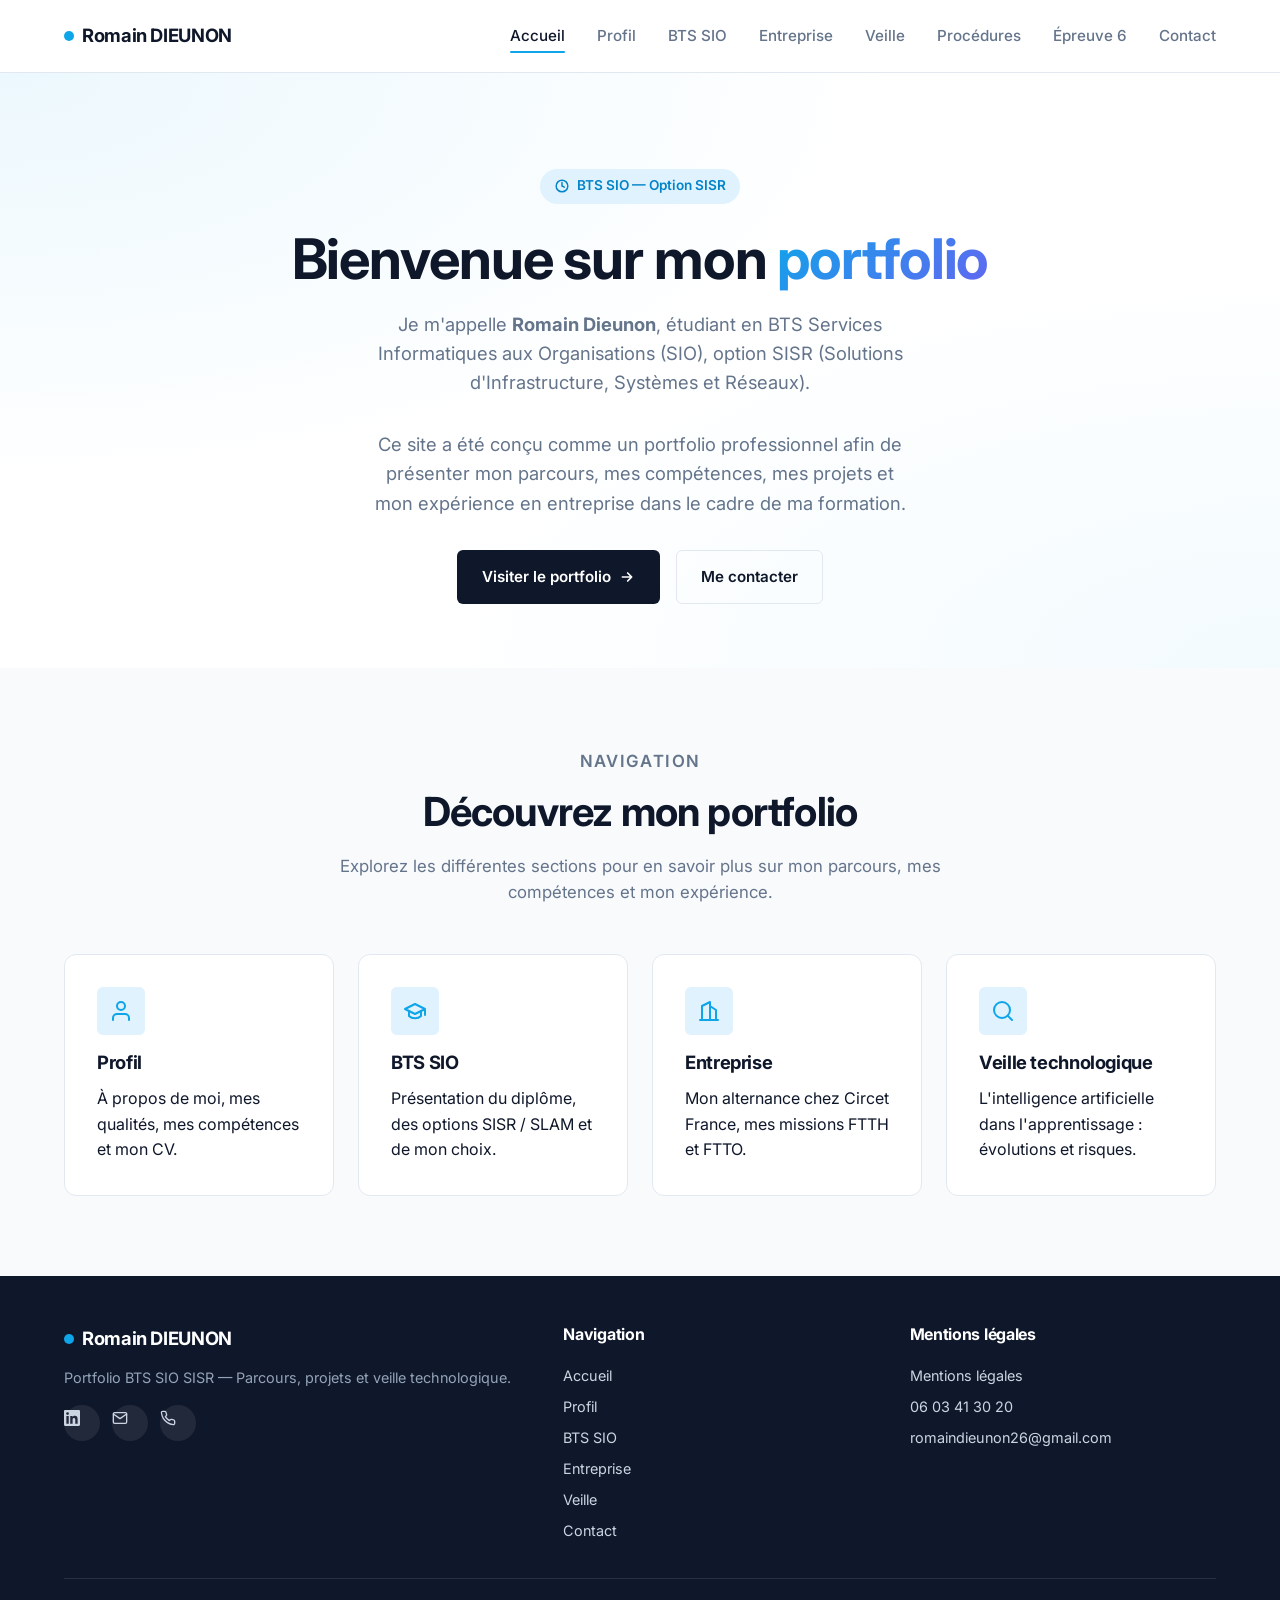
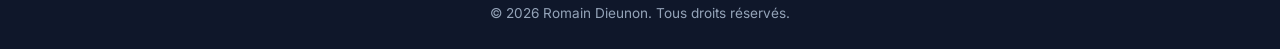
<file: index.html>
<!DOCTYPE html>
<html lang="fr">
<head>
    <meta charset="UTF-8">
    <meta name="viewport" content="width=device-width, initial-scale=1.0">
    <title>Accueil — Romain Dieunon | Portfolio BTS SIO SISR</title>
    <meta name="description" content="Portfolio professionnel de Romain Dieunon, étudiant en BTS SIO option SISR.">
    <link rel="preconnect" href="https://fonts.googleapis.com">
    <link rel="preconnect" href="https://fonts.gstatic.com" crossorigin>
    <link href="https://fonts.googleapis.com/css2?family=Inter:wght@400;500;600;700&display=swap" rel="stylesheet">
    <link rel="stylesheet" href="css/style.css">
    <link rel="icon" href="data:image/svg+xml,%3Csvg xmlns='http://www.w3.org/2000/svg' viewBox='0 0 32 32'%3E%3Ccircle cx='16' cy='16' r='14' fill='%230ea5e9'/%3E%3Ctext x='50%25' y='55%25' text-anchor='middle' dominant-baseline='middle' fill='white' font-family='Inter,sans-serif' font-size='14' font-weight='700'%3ERD%3C/text%3E%3C/svg%3E">
</head>
<body>

<nav class="navbar">
    <div class="container nav-wrap">
        <a href="index.html" class="logo"><span class="logo-dot"></span>Romain DIEUNON</a>
        <button class="nav-toggle" aria-label="Ouvrir le menu"><span></span><span></span><span></span></button>
        <ul class="nav-links">
            <li><a href="index.html" class="active">Accueil</a></li>
            <li><a href="profil.html">Profil</a></li>
            <li><a href="bts-sio.html">BTS SIO</a></li>
            <li><a href="entreprise.html">Entreprise</a></li>
            <li><a href="veille.html">Veille</a></li>
            <li><a href="epreuve5.html">Procédures</a></li>
            <li><a href="epreuve6.html">Épreuve 6</a></li>
            <li><a href="contact.html">Contact</a></li>
        </ul>
    </div>
</nav>

<section class="hero">
    <div class="container">
        <div style="max-width: 820px; margin: 0 auto; text-align: center;">
            <span class="hero-eyebrow">
                <svg width="14" height="14" viewBox="0 0 24 24" fill="none" stroke="currentColor" stroke-width="2.5" stroke-linecap="round" stroke-linejoin="round"><circle cx="12" cy="12" r="10"/><path d="M12 6v6l4 2"/></svg>
                BTS SIO — Option SISR
            </span>
            <h1>Bienvenue sur mon <span>portfolio</span></h1>
            <p class="hero-lede" style="margin-left: auto; margin-right: auto;">
                Je m'appelle <strong>Romain Dieunon</strong>, étudiant en BTS Services Informatiques aux Organisations (SIO), option SISR (Solutions d'Infrastructure, Systèmes et Réseaux).
            </p>
            <p class="hero-lede" style="margin-left: auto; margin-right: auto;">
                Ce site a été conçu comme un portfolio professionnel afin de présenter mon parcours, mes compétences, mes projets et mon expérience en entreprise dans le cadre de ma formation.
            </p>
            <div class="hero-ctas" style="justify-content: center;">
                <a href="profil.html" class="btn btn-primary">
                    Visiter le portfolio
                    <svg width="16" height="16" viewBox="0 0 24 24" fill="none" stroke="currentColor" stroke-width="2.5" stroke-linecap="round" stroke-linejoin="round"><path d="M5 12h14M13 6l6 6-6 6"/></svg>
                </a>
                <a href="contact.html" class="btn btn-secondary">Me contacter</a>
            </div>
        </div>
    </div>
</section>

<section class="section-alt">
    <div class="container">
        <div class="section-header fade-in">
            <p class="section-kicker">Navigation</p>
            <h2>Découvrez mon portfolio</h2>
            <p>Explorez les différentes sections pour en savoir plus sur mon parcours, mes compétences et mon expérience.</p>
        </div>
        <div class="skills-grid">
            <a href="profil.html" class="skill-card fade-in" style="text-decoration:none;">
                <div class="skill-icon">
                    <svg width="24" height="24" viewBox="0 0 24 24" fill="none" stroke="currentColor" stroke-width="2" stroke-linecap="round" stroke-linejoin="round"><path d="M20 21v-2a4 4 0 0 0-4-4H8a4 4 0 0 0-4 4v2"/><circle cx="12" cy="7" r="4"/></svg>
                </div>
                <h3>Profil</h3>
                <p>À propos de moi, mes qualités, mes compétences et mon CV.</p>
            </a>
            <a href="bts-sio.html" class="skill-card fade-in" style="text-decoration:none;">
                <div class="skill-icon">
                    <svg width="24" height="24" viewBox="0 0 24 24" fill="none" stroke="currentColor" stroke-width="2" stroke-linecap="round" stroke-linejoin="round"><path d="M22 10v6M2 10l10-5 10 5-10 5z"/><path d="M6 12v5c3 3 9 3 12 0v-5"/></svg>
                </div>
                <h3>BTS SIO</h3>
                <p>Présentation du diplôme, des options SISR / SLAM et de mon choix.</p>
            </a>
            <a href="entreprise.html" class="skill-card fade-in" style="text-decoration:none;">
                <div class="skill-icon">
                    <svg width="24" height="24" viewBox="0 0 24 24" fill="none" stroke="currentColor" stroke-width="2" stroke-linecap="round" stroke-linejoin="round"><path d="M3 21h18M5 21V7l8-4v18M19 21V11l-6-4"/></svg>
                </div>
                <h3>Entreprise</h3>
                <p>Mon alternance chez Circet France, mes missions FTTH et FTTO.</p>
            </a>
            <a href="veille.html" class="skill-card fade-in" style="text-decoration:none;">
                <div class="skill-icon">
                    <svg width="24" height="24" viewBox="0 0 24 24" fill="none" stroke="currentColor" stroke-width="2" stroke-linecap="round" stroke-linejoin="round"><circle cx="11" cy="11" r="8"/><line x1="21" y1="21" x2="16.65" y2="16.65"/></svg>
                </div>
                <h3>Veille technologique</h3>
                <p>L'intelligence artificielle dans l'apprentissage : évolutions et risques.</p>
            </a>
        </div>
    </div>
</section>

<footer class="footer">
    <div class="container">
        <div class="footer-grid">
            <div>
                <div class="logo" style="color:white; margin-bottom: 0.75rem;"><span class="logo-dot"></span>Romain DIEUNON</div>
                <p style="color:#94a3b8; font-size: 0.9rem;">Portfolio BTS SIO SISR — Parcours, projets et veille technologique.</p>
                <div class="socials">
                    <a href="http://www.linkedin.com/in/romain-dieunon-813894375" target="_blank" rel="noopener" class="social-link" aria-label="LinkedIn"><svg width="16" height="16" viewBox="0 0 24 24" fill="currentColor"><path d="M20.447 20.452h-3.554v-5.569c0-1.328-.027-3.037-1.852-3.037-1.853 0-2.136 1.445-2.136 2.939v5.667H9.351V9h3.414v1.561h.046c.477-.9 1.637-1.85 3.37-1.85 3.601 0 4.267 2.37 4.267 5.455v6.286zM5.337 7.433a2.062 2.062 0 0 1-2.063-2.065 2.063 2.063 0 1 1 2.063 2.065zm1.782 13.019H3.555V9h3.564v11.452zM22.225 0H1.771C.792 0 0 .774 0 1.729v20.542C0 23.227.792 24 1.771 24h20.451C23.2 24 24 23.227 24 22.271V1.729C24 .774 23.2 0 22.222 0h.003z"/></svg></a>
                    <a href="https://mail.google.com/mail/?view=cm&fs=1&to=romaindieunon26@gmail.com" target="_blank" rel="noopener" class="social-link" aria-label="Email"><svg width="16" height="16" viewBox="0 0 24 24" fill="none" stroke="currentColor" stroke-width="2" stroke-linecap="round" stroke-linejoin="round"><path d="M4 4h16c1.1 0 2 .9 2 2v12c0 1.1-.9 2-2 2H4c-1.1 0-2-.9-2-2V6c0-1.1.9-2 2-2z"/><polyline points="22,6 12,13 2,6"/></svg></a>
                    <a href="tel:0603413020" class="social-link" aria-label="Téléphone"><svg width="16" height="16" viewBox="0 0 24 24" fill="none" stroke="currentColor" stroke-width="2" stroke-linecap="round" stroke-linejoin="round"><path d="M22 16.92v3a2 2 0 0 1-2.18 2 19.79 19.79 0 0 1-8.63-3.07 19.5 19.5 0 0 1-6-6 19.79 19.79 0 0 1-3.07-8.67A2 2 0 0 1 4.11 2h3a2 2 0 0 1 2 1.72 12.84 12.84 0 0 0 .7 2.81 2 2 0 0 1-.45 2.11L8.09 9.91a16 16 0 0 0 6 6l1.27-1.27a2 2 0 0 1 2.11-.45 12.84 12.84 0 0 0 2.81.7A2 2 0 0 1 22 16.92z"/></svg></a>
                </div>
            </div>
            <div>
                <h4>Navigation</h4>
                <a href="index.html">Accueil</a>
                <a href="profil.html">Profil</a>
                <a href="bts-sio.html">BTS SIO</a>
                <a href="entreprise.html">Entreprise</a>
                <a href="veille.html">Veille</a>
                <a href="contact.html">Contact</a>
            </div>
            <div>
                <h4>Mentions légales</h4>
                <a href="mentions-legales.html">Mentions légales</a>
                <a href="tel:0603413020">06 03 41 30 20</a>
                <a href="https://mail.google.com/mail/?view=cm&fs=1&to=romaindieunon26@gmail.com" target="_blank" rel="noopener">romaindieunon26@gmail.com</a>
            </div>
        </div>
        <div class="footer-bottom">
            © <span id="year"></span> Romain Dieunon. Tous droits réservés.
        </div>
    </div>
</footer>

<script src="js/script.js"></script>
</body>
</html>
</file>
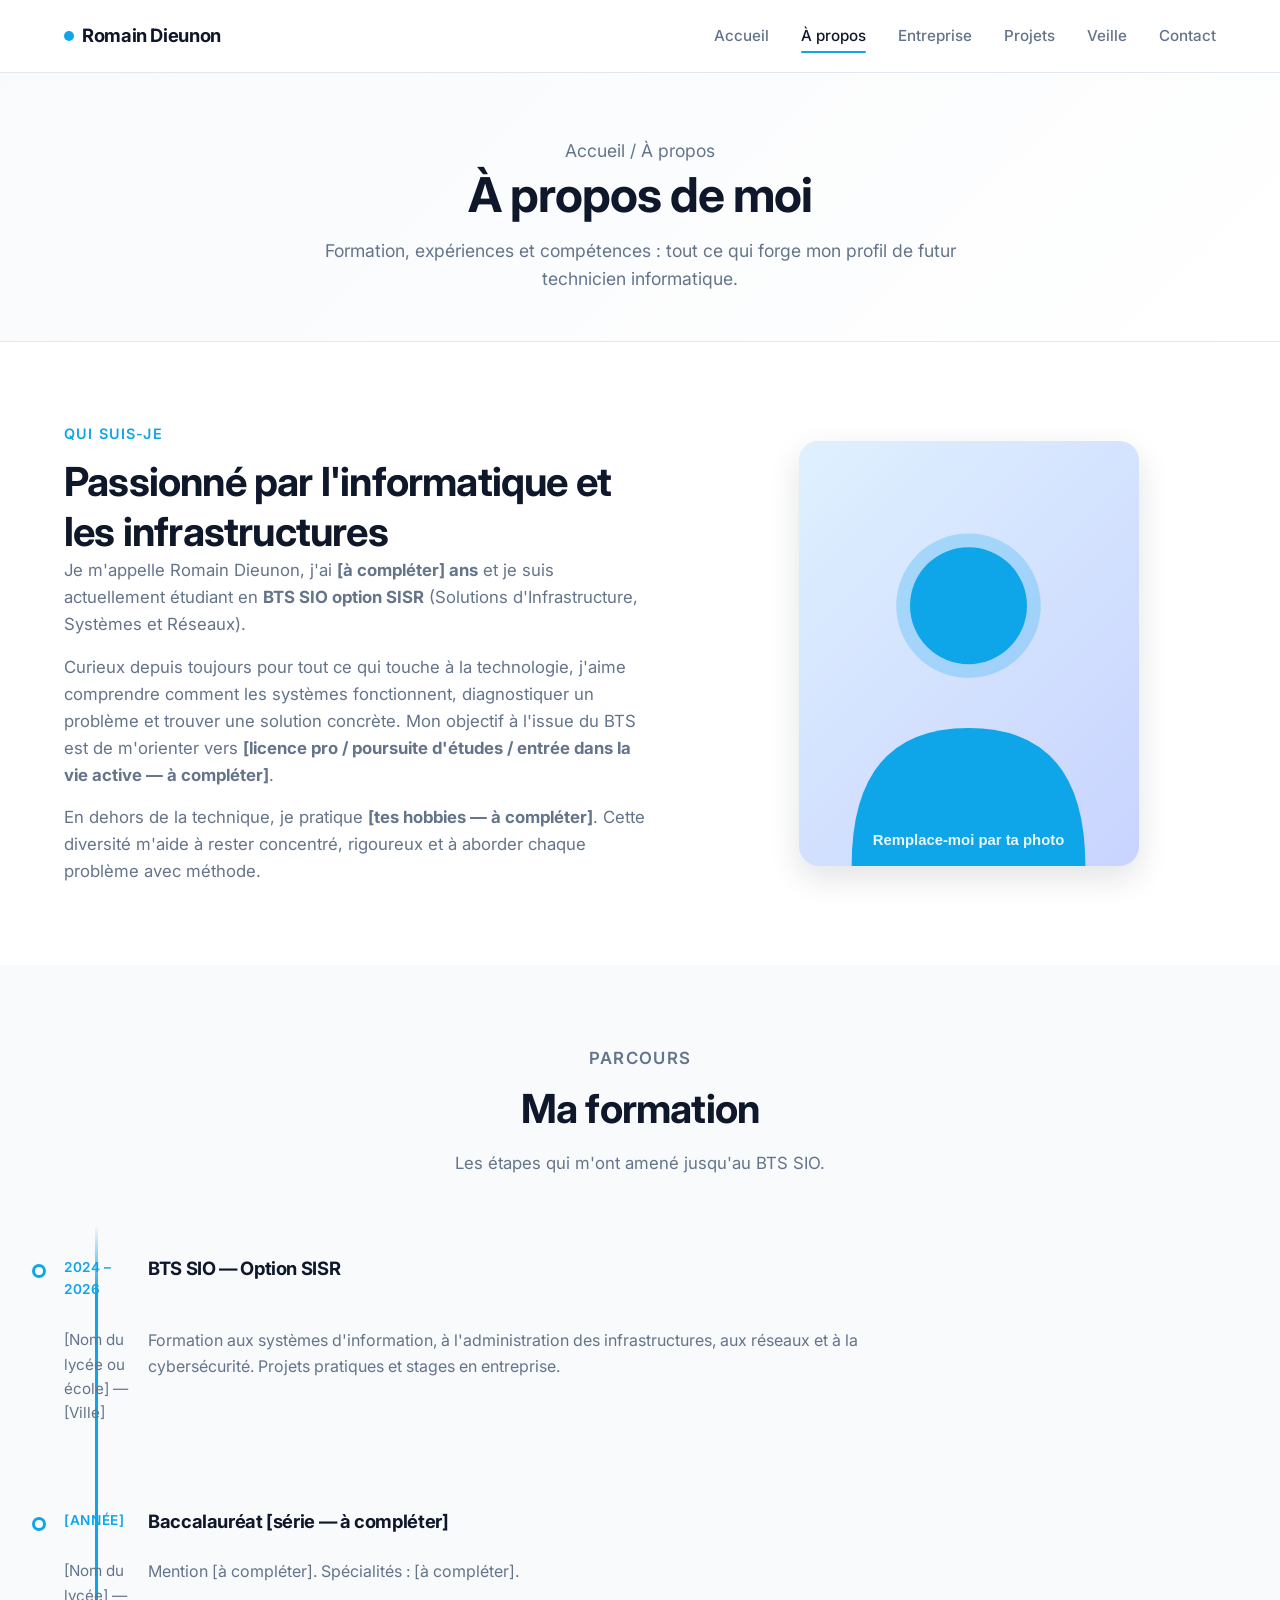
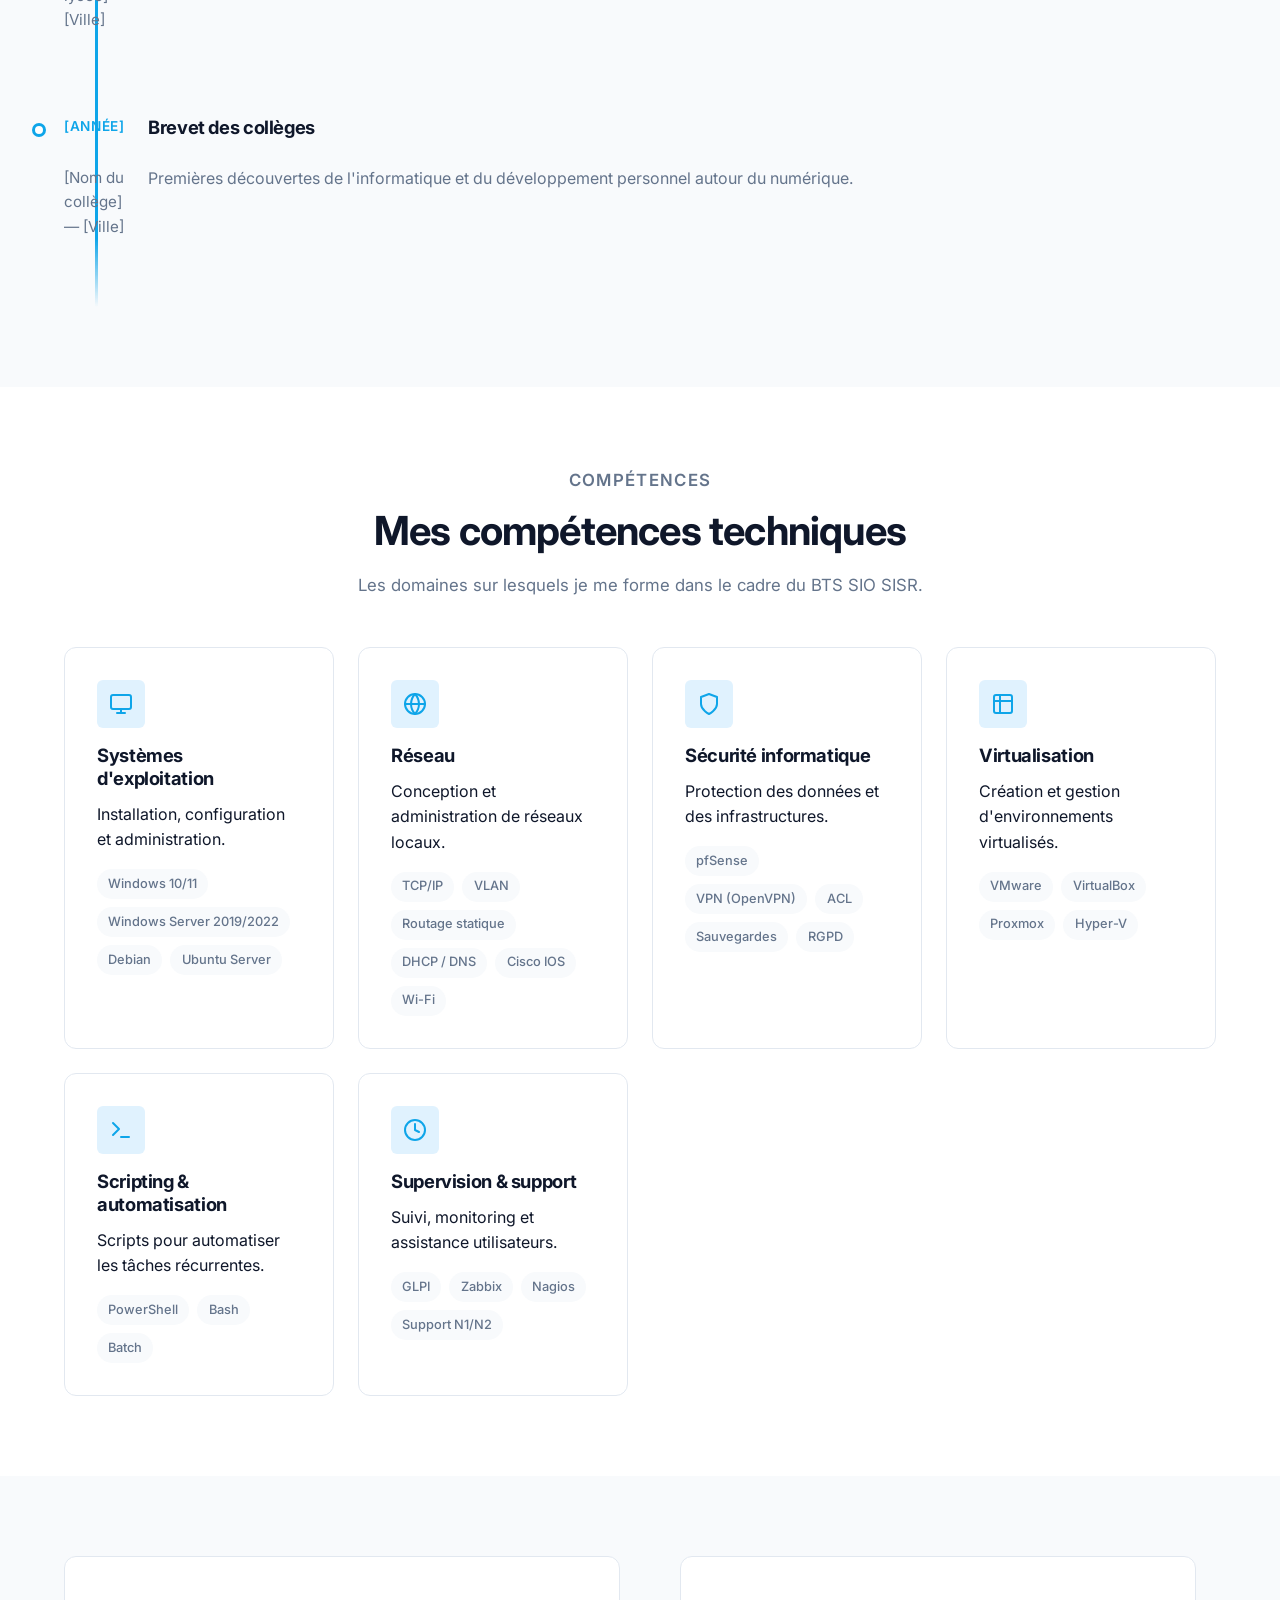
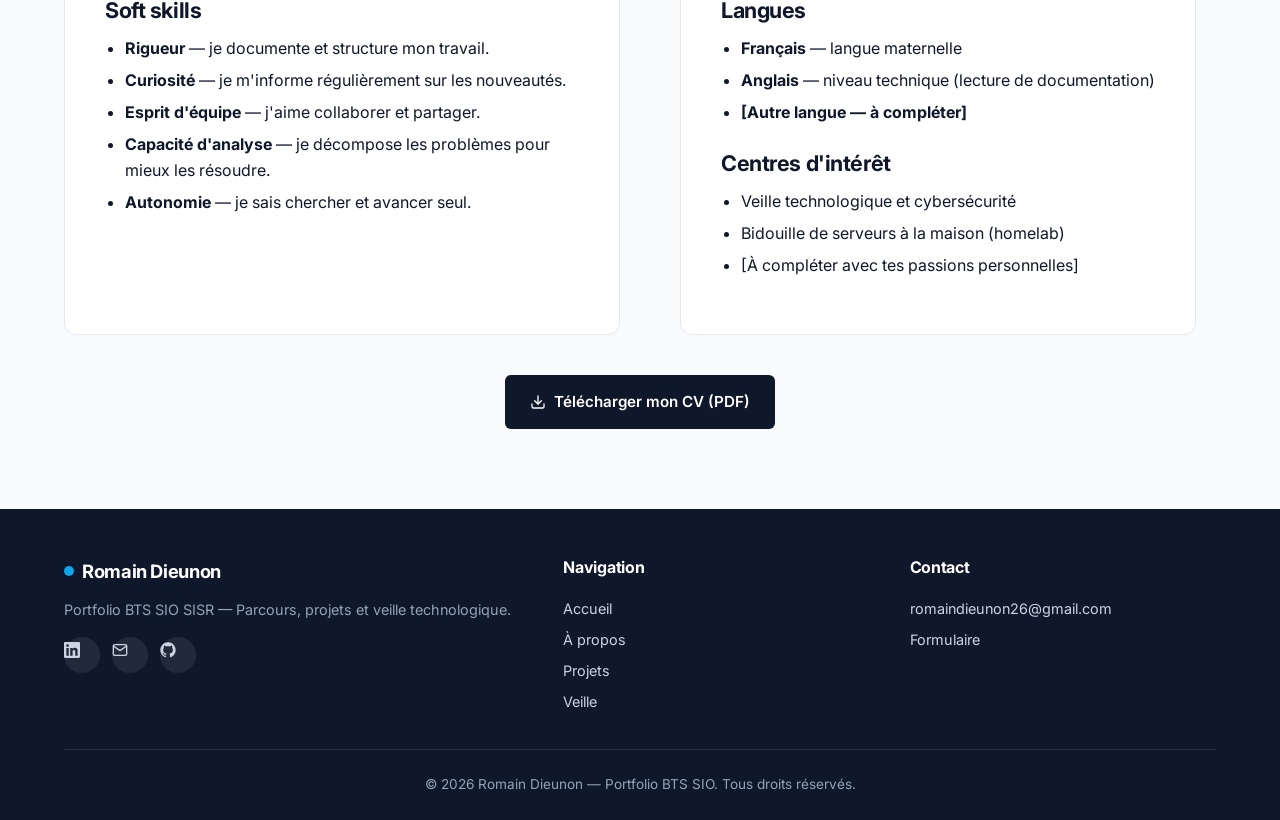
<file: apropos.html>
<!DOCTYPE html>
<html lang="fr">
<head>
    <meta charset="UTF-8">
    <meta name="viewport" content="width=device-width, initial-scale=1.0">
    <title>À propos — Romain Dieunon</title>
    <meta name="description" content="Parcours, formation et compétences de Romain Dieunon, étudiant en BTS SIO SISR.">
    <link rel="preconnect" href="https://fonts.googleapis.com">
    <link rel="preconnect" href="https://fonts.gstatic.com" crossorigin>
    <link href="https://fonts.googleapis.com/css2?family=Inter:wght@400;500;600;700&display=swap" rel="stylesheet">
    <link rel="stylesheet" href="css/style.css">
    <link rel="icon" href="data:image/svg+xml,%3Csvg xmlns='http://www.w3.org/2000/svg' viewBox='0 0 32 32'%3E%3Ccircle cx='16' cy='16' r='14' fill='%230ea5e9'/%3E%3Ctext x='50%25' y='55%25' text-anchor='middle' dominant-baseline='middle' fill='white' font-family='Inter,sans-serif' font-size='14' font-weight='700'%3ERD%3C/text%3E%3C/svg%3E">
</head>
<body>

<!-- NAVBAR -->
<nav class="navbar">
    <div class="container nav-wrap">
        <a href="index.html" class="logo"><span class="logo-dot"></span>Romain Dieunon</a>
        <button class="nav-toggle" aria-label="Ouvrir le menu"><span></span><span></span><span></span></button>
        <ul class="nav-links">
            <li><a href="index.html">Accueil</a></li>
            <li><a href="apropos.html" class="active">À propos</a></li>
            <li><a href="entreprise.html">Entreprise</a></li>
            <li><a href="projets.html">Projets</a></li>
            <li><a href="veille.html">Veille</a></li>
            <li><a href="contact.html">Contact</a></li>
        </ul>
    </div>
</nav>

<!-- PAGE HERO -->
<section class="page-hero">
    <div class="container">
        <p class="breadcrumb"><a href="index.html">Accueil</a> / À propos</p>
        <h1>À propos de moi</h1>
        <p>Formation, expériences et compétences : tout ce qui forge mon profil de futur technicien informatique.</p>
    </div>
</section>

<!-- BIOGRAPHIE -->
<section>
    <div class="container">
        <div class="hero-grid">
            <div>
                <p class="section-kicker">Qui suis-je</p>
                <h2>Passionné par l'informatique et les infrastructures</h2>
                <p style="color: var(--text-muted); font-size: 1.05rem; margin-bottom: 1rem;">
                    Je m'appelle Romain Dieunon, j'ai <strong>[à compléter] ans</strong> et je suis actuellement étudiant en <strong>BTS SIO option SISR</strong> (Solutions d'Infrastructure, Systèmes et Réseaux).
                </p>
                <p style="color: var(--text-muted); font-size: 1.05rem; margin-bottom: 1rem;">
                    Curieux depuis toujours pour tout ce qui touche à la technologie, j'aime comprendre comment les systèmes fonctionnent, diagnostiquer un problème et trouver une solution concrète. Mon objectif à l'issue du BTS est de m'orienter vers <strong>[licence pro / poursuite d'études / entrée dans la vie active — à compléter]</strong>.
                </p>
                <p style="color: var(--text-muted); font-size: 1.05rem;">
                    En dehors de la technique, je pratique <strong>[tes hobbies — à compléter]</strong>. Cette diversité m'aide à rester concentré, rigoureux et à aborder chaque problème avec méthode.
                </p>
            </div>
            <div class="hero-portrait">
                <div class="portrait-frame">
                    <img src="assets/photos/profil.svg" alt="Photo de Romain Dieunon">
                </div>
            </div>
        </div>
    </div>
</section>

<!-- PARCOURS -->
<section class="section-alt">
    <div class="container">
        <div class="section-header fade-in">
            <p class="section-kicker">Parcours</p>
            <h2>Ma formation</h2>
            <p>Les étapes qui m'ont amené jusqu'au BTS SIO.</p>
        </div>
        <div class="timeline fade-in">
            <div class="timeline-item">
                <div class="timeline-date">2024 – 2026</div>
                <h3>BTS SIO — Option SISR</h3>
                <p class="timeline-org">[Nom du lycée ou école] — [Ville]</p>
                <p style="color: var(--text-muted);">Formation aux systèmes d'information, à l'administration des infrastructures, aux réseaux et à la cybersécurité. Projets pratiques et stages en entreprise.</p>
            </div>
            <div class="timeline-item">
                <div class="timeline-date">[Année]</div>
                <h3>Baccalauréat [série — à compléter]</h3>
                <p class="timeline-org">[Nom du lycée] — [Ville]</p>
                <p style="color: var(--text-muted);">Mention [à compléter]. Spécialités : [à compléter].</p>
            </div>
            <div class="timeline-item">
                <div class="timeline-date">[Année]</div>
                <h3>Brevet des collèges</h3>
                <p class="timeline-org">[Nom du collège] — [Ville]</p>
                <p style="color: var(--text-muted);">Premières découvertes de l'informatique et du développement personnel autour du numérique.</p>
            </div>
        </div>
    </div>
</section>

<!-- COMPÉTENCES TECHNIQUES -->
<section>
    <div class="container">
        <div class="section-header fade-in">
            <p class="section-kicker">Compétences</p>
            <h2>Mes compétences techniques</h2>
            <p>Les domaines sur lesquels je me forme dans le cadre du BTS SIO SISR.</p>
        </div>
        <div class="skills-grid">
            <div class="skill-card fade-in">
                <div class="skill-icon">
                    <svg width="24" height="24" viewBox="0 0 24 24" fill="none" stroke="currentColor" stroke-width="2" stroke-linecap="round" stroke-linejoin="round"><rect x="2" y="3" width="20" height="14" rx="2"/><line x1="8" y1="21" x2="16" y2="21"/><line x1="12" y1="17" x2="12" y2="21"/></svg>
                </div>
                <h3>Systèmes d'exploitation</h3>
                <p>Installation, configuration et administration.</p>
                <div class="skill-tags">
                    <span class="tag">Windows 10/11</span>
                    <span class="tag">Windows Server 2019/2022</span>
                    <span class="tag">Debian</span>
                    <span class="tag">Ubuntu Server</span>
                </div>
            </div>
            <div class="skill-card fade-in">
                <div class="skill-icon">
                    <svg width="24" height="24" viewBox="0 0 24 24" fill="none" stroke="currentColor" stroke-width="2" stroke-linecap="round" stroke-linejoin="round"><circle cx="12" cy="12" r="10"/><line x1="2" y1="12" x2="22" y2="12"/><path d="M12 2a15.3 15.3 0 0 1 4 10 15.3 15.3 0 0 1-4 10 15.3 15.3 0 0 1-4-10 15.3 15.3 0 0 1 4-10z"/></svg>
                </div>
                <h3>Réseau</h3>
                <p>Conception et administration de réseaux locaux.</p>
                <div class="skill-tags">
                    <span class="tag">TCP/IP</span>
                    <span class="tag">VLAN</span>
                    <span class="tag">Routage statique</span>
                    <span class="tag">DHCP / DNS</span>
                    <span class="tag">Cisco IOS</span>
                    <span class="tag">Wi-Fi</span>
                </div>
            </div>
            <div class="skill-card fade-in">
                <div class="skill-icon">
                    <svg width="24" height="24" viewBox="0 0 24 24" fill="none" stroke="currentColor" stroke-width="2" stroke-linecap="round" stroke-linejoin="round"><path d="M12 22s8-4 8-10V5l-8-3-8 3v7c0 6 8 10 8 10z"/></svg>
                </div>
                <h3>Sécurité informatique</h3>
                <p>Protection des données et des infrastructures.</p>
                <div class="skill-tags">
                    <span class="tag">pfSense</span>
                    <span class="tag">VPN (OpenVPN)</span>
                    <span class="tag">ACL</span>
                    <span class="tag">Sauvegardes</span>
                    <span class="tag">RGPD</span>
                </div>
            </div>
            <div class="skill-card fade-in">
                <div class="skill-icon">
                    <svg width="24" height="24" viewBox="0 0 24 24" fill="none" stroke="currentColor" stroke-width="2" stroke-linecap="round" stroke-linejoin="round"><rect x="3" y="3" width="18" height="18" rx="2"/><path d="M9 3v18M3 9h18"/></svg>
                </div>
                <h3>Virtualisation</h3>
                <p>Création et gestion d'environnements virtualisés.</p>
                <div class="skill-tags">
                    <span class="tag">VMware</span>
                    <span class="tag">VirtualBox</span>
                    <span class="tag">Proxmox</span>
                    <span class="tag">Hyper-V</span>
                </div>
            </div>
            <div class="skill-card fade-in">
                <div class="skill-icon">
                    <svg width="24" height="24" viewBox="0 0 24 24" fill="none" stroke="currentColor" stroke-width="2" stroke-linecap="round" stroke-linejoin="round"><polyline points="4 17 10 11 4 5"/><line x1="12" y1="19" x2="20" y2="19"/></svg>
                </div>
                <h3>Scripting & automatisation</h3>
                <p>Scripts pour automatiser les tâches récurrentes.</p>
                <div class="skill-tags">
                    <span class="tag">PowerShell</span>
                    <span class="tag">Bash</span>
                    <span class="tag">Batch</span>
                </div>
            </div>
            <div class="skill-card fade-in">
                <div class="skill-icon">
                    <svg width="24" height="24" viewBox="0 0 24 24" fill="none" stroke="currentColor" stroke-width="2" stroke-linecap="round" stroke-linejoin="round"><circle cx="12" cy="12" r="10"/><polyline points="12 6 12 12 16 14"/></svg>
                </div>
                <h3>Supervision & support</h3>
                <p>Suivi, monitoring et assistance utilisateurs.</p>
                <div class="skill-tags">
                    <span class="tag">GLPI</span>
                    <span class="tag">Zabbix</span>
                    <span class="tag">Nagios</span>
                    <span class="tag">Support N1/N2</span>
                </div>
            </div>
        </div>
    </div>
</section>

<!-- SOFT SKILLS & LANGUES -->
<section class="section-alt">
    <div class="container">
        <div style="display:grid; grid-template-columns: 1fr 1fr; gap: 2.5rem;" class="soft-langs">
            <div class="content-block fade-in">
                <h3>Soft skills</h3>
                <ul>
                    <li><strong>Rigueur</strong> — je documente et structure mon travail.</li>
                    <li><strong>Curiosité</strong> — je m'informe régulièrement sur les nouveautés.</li>
                    <li><strong>Esprit d'équipe</strong> — j'aime collaborer et partager.</li>
                    <li><strong>Capacité d'analyse</strong> — je décompose les problèmes pour mieux les résoudre.</li>
                    <li><strong>Autonomie</strong> — je sais chercher et avancer seul.</li>
                </ul>
            </div>
            <div class="content-block fade-in">
                <h3>Langues</h3>
                <ul>
                    <li><strong>Français</strong> — langue maternelle</li>
                    <li><strong>Anglais</strong> — niveau technique (lecture de documentation)</li>
                    <li><strong>[Autre langue — à compléter]</strong></li>
                </ul>
                <h3 style="margin-top: 1.5rem;">Centres d'intérêt</h3>
                <ul>
                    <li>Veille technologique et cybersécurité</li>
                    <li>Bidouille de serveurs à la maison (homelab)</li>
                    <li>[À compléter avec tes passions personnelles]</li>
                </ul>
            </div>
        </div>
        <div style="text-align:center; margin-top: 2.5rem;">
            <a href="assets/CV.pdf" class="btn btn-primary" download="CV-Romain-Dieunon.pdf">
                <svg width="16" height="16" viewBox="0 0 24 24" fill="none" stroke="currentColor" stroke-width="2" stroke-linecap="round" stroke-linejoin="round"><path d="M21 15v4a2 2 0 0 1-2 2H5a2 2 0 0 1-2-2v-4"/><polyline points="7 10 12 15 17 10"/><line x1="12" y1="15" x2="12" y2="3"/></svg>
                Télécharger mon CV (PDF)
            </a>
        </div>
    </div>
</section>

<!-- FOOTER -->
<footer class="footer">
    <div class="container">
        <div class="footer-grid">
            <div>
                <div class="logo" style="color:white; margin-bottom: 0.75rem;"><span class="logo-dot"></span>Romain Dieunon</div>
                <p style="color:#94a3b8; font-size: 0.9rem;">Portfolio BTS SIO SISR — Parcours, projets et veille technologique.</p>
                <div class="socials">
                    <a href="#" class="social-link" aria-label="LinkedIn"><svg width="16" height="16" viewBox="0 0 24 24" fill="currentColor"><path d="M20.447 20.452h-3.554v-5.569c0-1.328-.027-3.037-1.852-3.037-1.853 0-2.136 1.445-2.136 2.939v5.667H9.351V9h3.414v1.561h.046c.477-.9 1.637-1.85 3.37-1.85 3.601 0 4.267 2.37 4.267 5.455v6.286zM5.337 7.433a2.062 2.062 0 0 1-2.063-2.065 2.063 2.063 0 1 1 2.063 2.065zm1.782 13.019H3.555V9h3.564v11.452zM22.225 0H1.771C.792 0 0 .774 0 1.729v20.542C0 23.227.792 24 1.771 24h20.451C23.2 24 24 23.227 24 22.271V1.729C24 .774 23.2 0 22.222 0h.003z"/></svg></a>
                    <a href="https://mail.google.com/mail/?view=cm&fs=1&to=romaindieunon26@gmail.com" target="_blank" rel="noopener" class="social-link" aria-label="Email"><svg width="16" height="16" viewBox="0 0 24 24" fill="none" stroke="currentColor" stroke-width="2" stroke-linecap="round" stroke-linejoin="round"><path d="M4 4h16c1.1 0 2 .9 2 2v12c0 1.1-.9 2-2 2H4c-1.1 0-2-.9-2-2V6c0-1.1.9-2 2-2z"/><polyline points="22,6 12,13 2,6"/></svg></a>
                    <a href="#" class="social-link" aria-label="GitHub"><svg width="16" height="16" viewBox="0 0 24 24" fill="currentColor"><path d="M12 .5C5.73.5.5 5.73.5 12c0 5.08 3.29 9.38 7.86 10.9.58.11.79-.25.79-.56v-2c-3.2.7-3.87-1.38-3.87-1.38-.52-1.33-1.28-1.68-1.28-1.68-1.05-.72.08-.7.08-.7 1.16.08 1.77 1.19 1.77 1.19 1.03 1.76 2.71 1.25 3.37.96.1-.75.4-1.25.73-1.54-2.55-.29-5.24-1.28-5.24-5.67 0-1.25.45-2.27 1.18-3.07-.12-.29-.51-1.46.11-3.04 0 0 .96-.31 3.16 1.17.92-.26 1.9-.38 2.88-.39.98.01 1.96.13 2.88.39 2.2-1.48 3.16-1.17 3.16-1.17.62 1.58.23 2.75.11 3.04.74.8 1.18 1.82 1.18 3.07 0 4.4-2.7 5.37-5.26 5.66.41.35.78 1.05.78 2.12v3.14c0 .31.21.68.8.56C20.22 21.38 23.5 17.08 23.5 12 23.5 5.73 18.27.5 12 .5z"/></svg></a>
                </div>
            </div>
            <div>
                <h4>Navigation</h4>
                <a href="index.html">Accueil</a>
                <a href="apropos.html">À propos</a>
                <a href="projets.html">Projets</a>
                <a href="veille.html">Veille</a>
            </div>
            <div>
                <h4>Contact</h4>
                <a href="https://mail.google.com/mail/?view=cm&fs=1&to=romaindieunon26@gmail.com" target="_blank" rel="noopener">romaindieunon26@gmail.com</a>
                <a href="contact.html">Formulaire</a>
            </div>
        </div>
        <div class="footer-bottom">
            © <span id="year"></span> Romain Dieunon — Portfolio BTS SIO. Tous droits réservés.
        </div>
    </div>
</footer>

<style>
/* Responsive override for 2-col soft/langues */
@media (max-width: 780px) {
    .soft-langs { grid-template-columns: 1fr !important; }
}
</style>

<script src="js/script.js"></script>
</body>
</html>
</file>
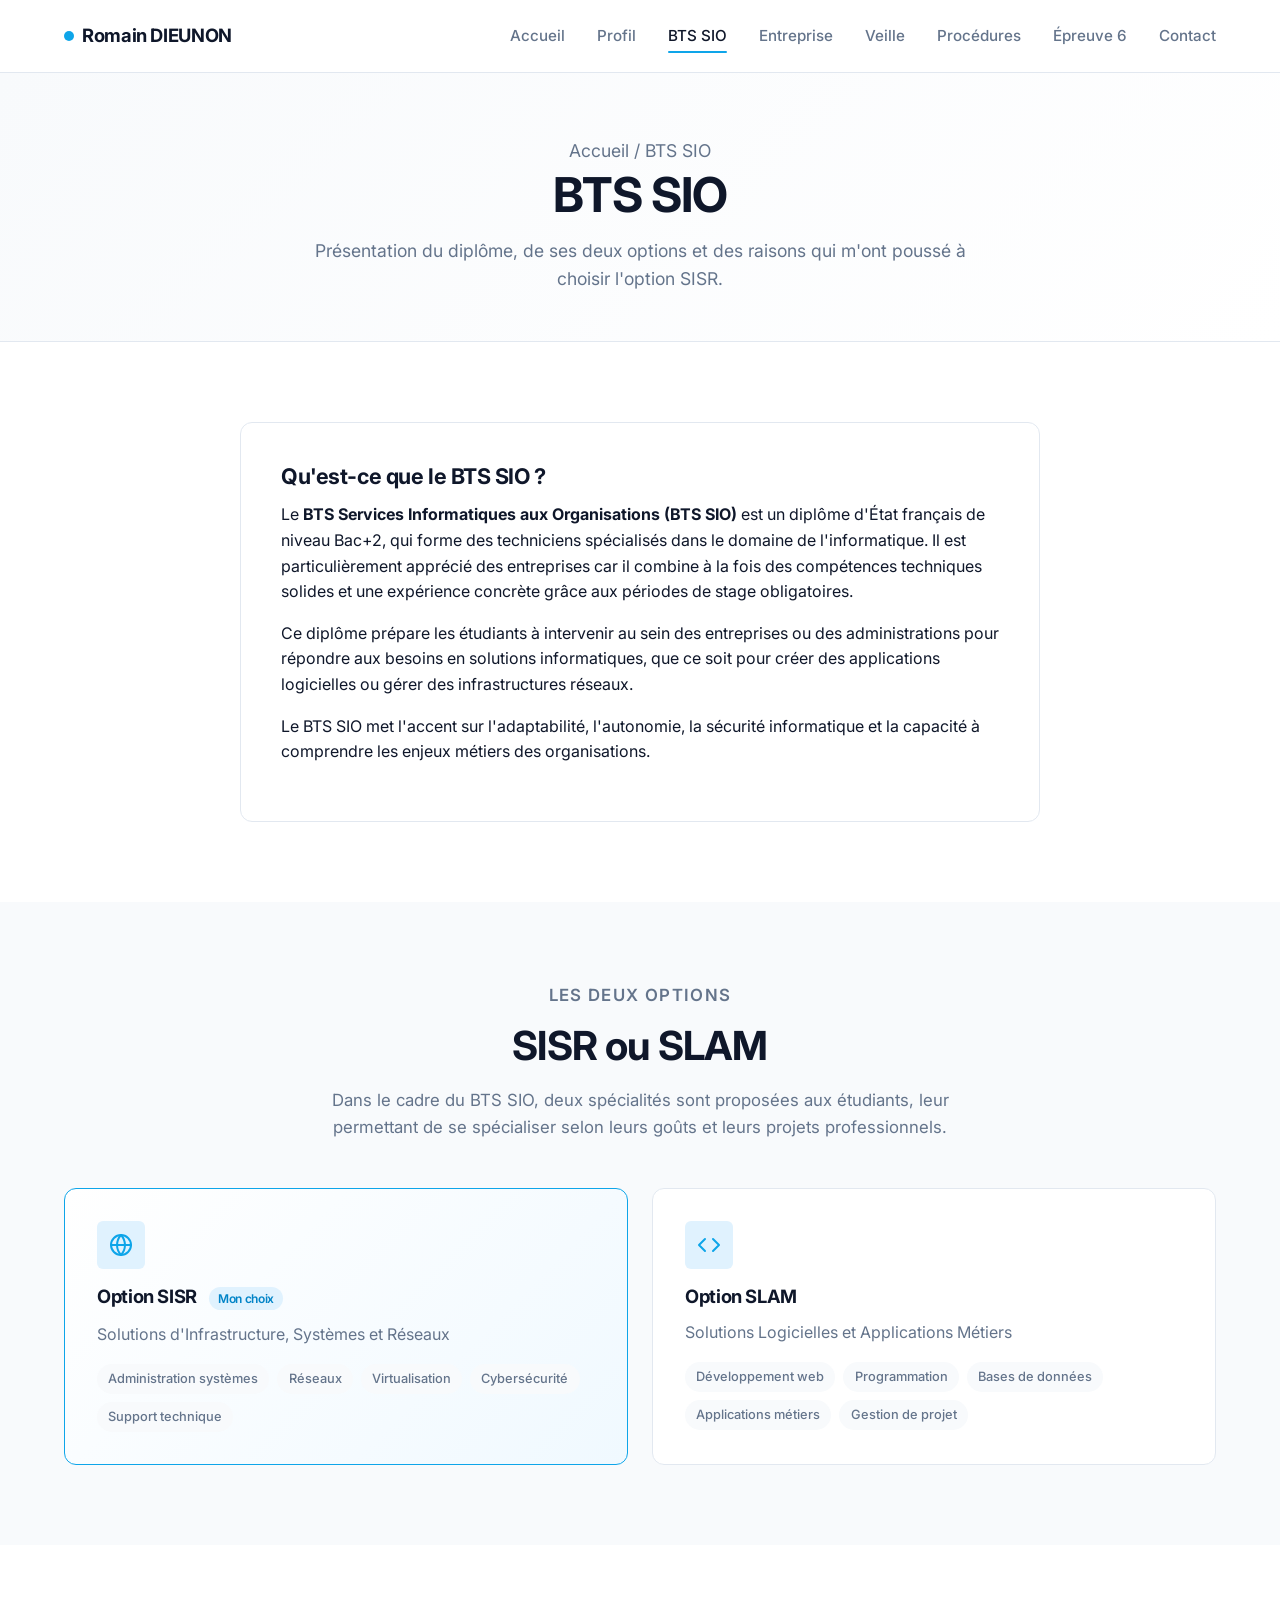
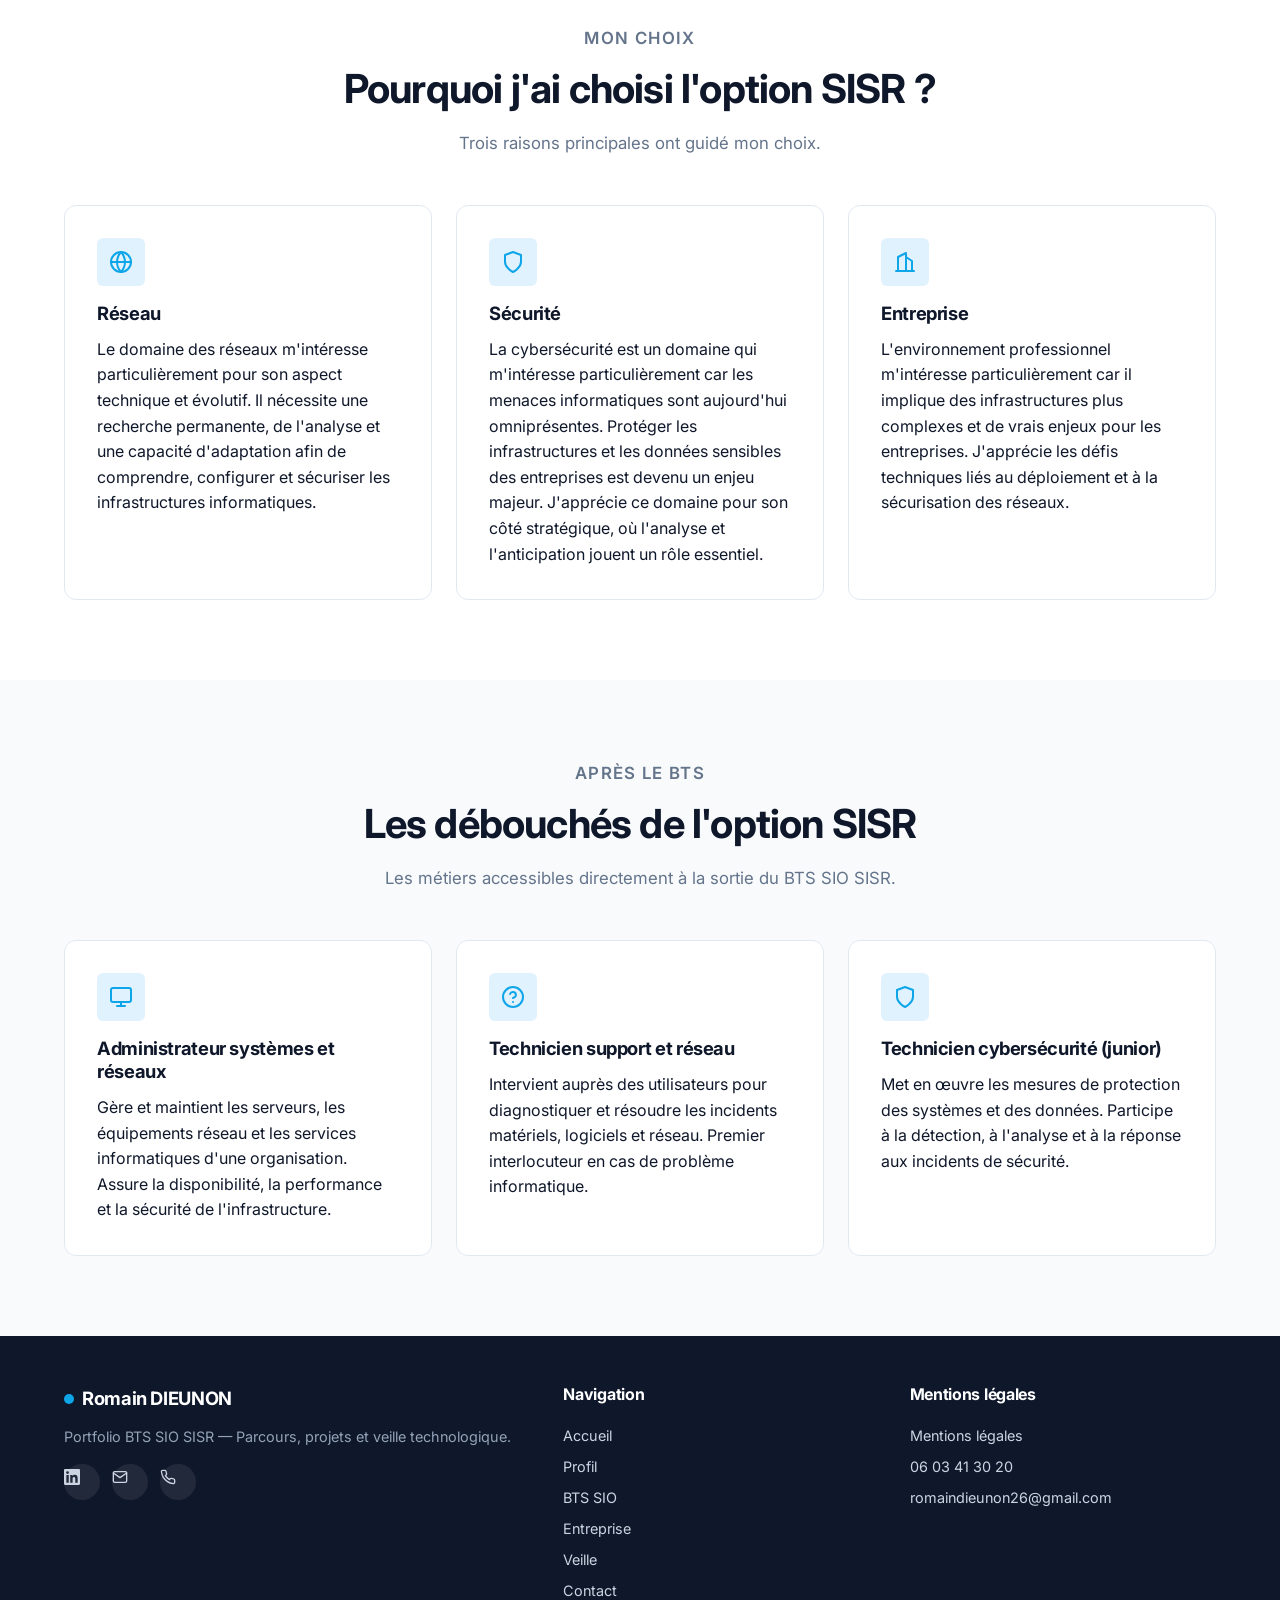
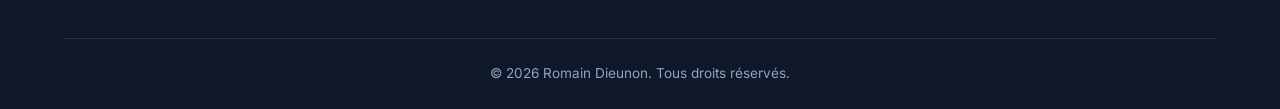
<file: bts-sio.html>
<!DOCTYPE html>
<html lang="fr">
<head>
    <meta charset="UTF-8">
    <meta name="viewport" content="width=device-width, initial-scale=1.0">
    <title>BTS SIO — Romain Dieunon</title>
    <meta name="description" content="Présentation du BTS SIO, des options SISR / SLAM et des débouchés.">
    <link rel="preconnect" href="https://fonts.googleapis.com">
    <link rel="preconnect" href="https://fonts.gstatic.com" crossorigin>
    <link href="https://fonts.googleapis.com/css2?family=Inter:wght@400;500;600;700&display=swap" rel="stylesheet">
    <link rel="stylesheet" href="css/style.css">
    <link rel="icon" href="data:image/svg+xml,%3Csvg xmlns='http://www.w3.org/2000/svg' viewBox='0 0 32 32'%3E%3Ccircle cx='16' cy='16' r='14' fill='%230ea5e9'/%3E%3Ctext x='50%25' y='55%25' text-anchor='middle' dominant-baseline='middle' fill='white' font-family='Inter,sans-serif' font-size='14' font-weight='700'%3ERD%3C/text%3E%3C/svg%3E">
</head>
<body>

<nav class="navbar">
    <div class="container nav-wrap">
        <a href="index.html" class="logo"><span class="logo-dot"></span>Romain DIEUNON</a>
        <button class="nav-toggle" aria-label="Ouvrir le menu"><span></span><span></span><span></span></button>
        <ul class="nav-links">
            <li><a href="index.html">Accueil</a></li>
            <li><a href="profil.html">Profil</a></li>
            <li><a href="bts-sio.html" class="active">BTS SIO</a></li>
            <li><a href="entreprise.html">Entreprise</a></li>
            <li><a href="veille.html">Veille</a></li>
            <li><a href="epreuve5.html">Procédures</a></li>
            <li><a href="epreuve6.html">Épreuve 6</a></li>
            <li><a href="contact.html">Contact</a></li>
        </ul>
    </div>
</nav>

<section class="page-hero">
    <div class="container">
        <p class="breadcrumb"><a href="index.html">Accueil</a> / BTS SIO</p>
        <h1>BTS SIO</h1>
        <p>Présentation du diplôme, de ses deux options et des raisons qui m'ont poussé à choisir l'option SISR.</p>
    </div>
</section>

<!-- PRÉSENTATION -->
<section>
    <div class="container">
        <div class="content-block fade-in">
            <h3>Qu'est-ce que le BTS SIO ?</h3>
            <p>
                Le <strong>BTS Services Informatiques aux Organisations (BTS SIO)</strong> est un diplôme d'État français de niveau Bac+2, qui forme des techniciens spécialisés dans le domaine de l'informatique. Il est particulièrement apprécié des entreprises car il combine à la fois des compétences techniques solides et une expérience concrète grâce aux périodes de stage obligatoires.
            </p>
            <p>
                Ce diplôme prépare les étudiants à intervenir au sein des entreprises ou des administrations pour répondre aux besoins en solutions informatiques, que ce soit pour créer des applications logicielles ou gérer des infrastructures réseaux.
            </p>
            <p>
                Le BTS SIO met l'accent sur l'adaptabilité, l'autonomie, la sécurité informatique et la capacité à comprendre les enjeux métiers des organisations.
            </p>
        </div>
    </div>
</section>

<!-- LES 2 OPTIONS -->
<section class="section-alt">
    <div class="container">
        <div class="section-header fade-in">
            <p class="section-kicker">Les deux options</p>
            <h2>SISR ou SLAM</h2>
            <p>Dans le cadre du BTS SIO, deux spécialités sont proposées aux étudiants, leur permettant de se spécialiser selon leurs goûts et leurs projets professionnels.</p>
        </div>
        <div class="skills-grid">
            <div class="skill-card fade-in" style="border-color: var(--primary); background: linear-gradient(135deg, #ffffff 0%, #f0f9ff 100%);">
                <div class="skill-icon">
                    <svg width="24" height="24" viewBox="0 0 24 24" fill="none" stroke="currentColor" stroke-width="2" stroke-linecap="round" stroke-linejoin="round"><circle cx="12" cy="12" r="10"/><line x1="2" y1="12" x2="22" y2="12"/><path d="M12 2a15.3 15.3 0 0 1 4 10 15.3 15.3 0 0 1-4 10 15.3 15.3 0 0 1-4-10 15.3 15.3 0 0 1 4-10z"/></svg>
                </div>
                <h3>Option SISR <span class="badge badge-primary" style="margin-left:0.5rem;">Mon choix</span></h3>
                <p style="color: var(--text-muted); margin-bottom: 0.75rem;">Solutions d'Infrastructure, Systèmes et Réseaux</p>
                <div class="skill-tags">
                    <span class="tag">Administration systèmes</span>
                    <span class="tag">Réseaux</span>
                    <span class="tag">Virtualisation</span>
                    <span class="tag">Cybersécurité</span>
                    <span class="tag">Support technique</span>
                </div>
            </div>
            <div class="skill-card fade-in">
                <div class="skill-icon">
                    <svg width="24" height="24" viewBox="0 0 24 24" fill="none" stroke="currentColor" stroke-width="2" stroke-linecap="round" stroke-linejoin="round"><polyline points="16 18 22 12 16 6"/><polyline points="8 6 2 12 8 18"/></svg>
                </div>
                <h3>Option SLAM</h3>
                <p style="color: var(--text-muted); margin-bottom: 0.75rem;">Solutions Logicielles et Applications Métiers</p>
                <div class="skill-tags">
                    <span class="tag">Développement web</span>
                    <span class="tag">Programmation</span>
                    <span class="tag">Bases de données</span>
                    <span class="tag">Applications métiers</span>
                    <span class="tag">Gestion de projet</span>
                </div>
            </div>
        </div>
    </div>
</section>

<!-- POURQUOI SISR -->
<section>
    <div class="container">
        <div class="section-header fade-in">
            <p class="section-kicker">Mon choix</p>
            <h2>Pourquoi j'ai choisi l'option SISR ?</h2>
            <p>Trois raisons principales ont guidé mon choix.</p>
        </div>
        <div class="skills-grid">
            <div class="skill-card fade-in">
                <div class="skill-icon">
                    <svg width="24" height="24" viewBox="0 0 24 24" fill="none" stroke="currentColor" stroke-width="2" stroke-linecap="round" stroke-linejoin="round"><circle cx="12" cy="12" r="10"/><line x1="2" y1="12" x2="22" y2="12"/><path d="M12 2a15.3 15.3 0 0 1 4 10 15.3 15.3 0 0 1-4 10 15.3 15.3 0 0 1-4-10 15.3 15.3 0 0 1 4-10z"/></svg>
                </div>
                <h3>Réseau</h3>
                <p>
                    Le domaine des réseaux m'intéresse particulièrement pour son aspect technique et évolutif. Il nécessite une recherche permanente, de l'analyse et une capacité d'adaptation afin de comprendre, configurer et sécuriser les infrastructures informatiques.
                </p>
            </div>
            <div class="skill-card fade-in">
                <div class="skill-icon">
                    <svg width="24" height="24" viewBox="0 0 24 24" fill="none" stroke="currentColor" stroke-width="2" stroke-linecap="round" stroke-linejoin="round"><path d="M12 22s8-4 8-10V5l-8-3-8 3v7c0 6 8 10 8 10z"/></svg>
                </div>
                <h3>Sécurité</h3>
                <p>
                    La cybersécurité est un domaine qui m'intéresse particulièrement car les menaces informatiques sont aujourd'hui omniprésentes. Protéger les infrastructures et les données sensibles des entreprises est devenu un enjeu majeur. J'apprécie ce domaine pour son côté stratégique, où l'analyse et l'anticipation jouent un rôle essentiel.
                </p>
            </div>
            <div class="skill-card fade-in">
                <div class="skill-icon">
                    <svg width="24" height="24" viewBox="0 0 24 24" fill="none" stroke="currentColor" stroke-width="2" stroke-linecap="round" stroke-linejoin="round"><path d="M3 21h18M5 21V7l8-4v18M19 21V11l-6-4"/></svg>
                </div>
                <h3>Entreprise</h3>
                <p>
                    L'environnement professionnel m'intéresse particulièrement car il implique des infrastructures plus complexes et de vrais enjeux pour les entreprises. J'apprécie les défis techniques liés au déploiement et à la sécurisation des réseaux.
                </p>
            </div>
        </div>
    </div>
</section>

<!-- DÉBOUCHÉS -->
<section class="section-alt">
    <div class="container">
        <div class="section-header fade-in">
            <p class="section-kicker">Après le BTS</p>
            <h2>Les débouchés de l'option SISR</h2>
            <p>Les métiers accessibles directement à la sortie du BTS SIO SISR.</p>
        </div>
        <div class="skills-grid">
            <div class="skill-card fade-in">
                <div class="skill-icon">
                    <svg width="24" height="24" viewBox="0 0 24 24" fill="none" stroke="currentColor" stroke-width="2" stroke-linecap="round" stroke-linejoin="round"><rect x="2" y="3" width="20" height="14" rx="2"/><line x1="8" y1="21" x2="16" y2="21"/><line x1="12" y1="17" x2="12" y2="21"/></svg>
                </div>
                <h3>Administrateur systèmes et réseaux</h3>
                <p>Gère et maintient les serveurs, les équipements réseau et les services informatiques d'une organisation. Assure la disponibilité, la performance et la sécurité de l'infrastructure.</p>
            </div>
            <div class="skill-card fade-in">
                <div class="skill-icon">
                    <svg width="24" height="24" viewBox="0 0 24 24" fill="none" stroke="currentColor" stroke-width="2" stroke-linecap="round" stroke-linejoin="round"><circle cx="12" cy="12" r="10"/><path d="M9.09 9a3 3 0 0 1 5.83 1c0 2-3 3-3 3"/><line x1="12" y1="17" x2="12.01" y2="17"/></svg>
                </div>
                <h3>Technicien support et réseau</h3>
                <p>Intervient auprès des utilisateurs pour diagnostiquer et résoudre les incidents matériels, logiciels et réseau. Premier interlocuteur en cas de problème informatique.</p>
            </div>
            <div class="skill-card fade-in">
                <div class="skill-icon">
                    <svg width="24" height="24" viewBox="0 0 24 24" fill="none" stroke="currentColor" stroke-width="2" stroke-linecap="round" stroke-linejoin="round"><path d="M12 22s8-4 8-10V5l-8-3-8 3v7c0 6 8 10 8 10z"/></svg>
                </div>
                <h3>Technicien cybersécurité (junior)</h3>
                <p>Met en œuvre les mesures de protection des systèmes et des données. Participe à la détection, à l'analyse et à la réponse aux incidents de sécurité.</p>
            </div>
        </div>
    </div>
</section>

<footer class="footer">
    <div class="container">
        <div class="footer-grid">
            <div>
                <div class="logo" style="color:white; margin-bottom: 0.75rem;"><span class="logo-dot"></span>Romain DIEUNON</div>
                <p style="color:#94a3b8; font-size: 0.9rem;">Portfolio BTS SIO SISR — Parcours, projets et veille technologique.</p>
                <div class="socials">
                    <a href="http://www.linkedin.com/in/romain-dieunon-813894375" target="_blank" rel="noopener" class="social-link" aria-label="LinkedIn"><svg width="16" height="16" viewBox="0 0 24 24" fill="currentColor"><path d="M20.447 20.452h-3.554v-5.569c0-1.328-.027-3.037-1.852-3.037-1.853 0-2.136 1.445-2.136 2.939v5.667H9.351V9h3.414v1.561h.046c.477-.9 1.637-1.85 3.37-1.85 3.601 0 4.267 2.37 4.267 5.455v6.286zM5.337 7.433a2.062 2.062 0 0 1-2.063-2.065 2.063 2.063 0 1 1 2.063 2.065zm1.782 13.019H3.555V9h3.564v11.452zM22.225 0H1.771C.792 0 0 .774 0 1.729v20.542C0 23.227.792 24 1.771 24h20.451C23.2 24 24 23.227 24 22.271V1.729C24 .774 23.2 0 22.222 0h.003z"/></svg></a>
                    <a href="https://mail.google.com/mail/?view=cm&fs=1&to=romaindieunon26@gmail.com" target="_blank" rel="noopener" class="social-link" aria-label="Email"><svg width="16" height="16" viewBox="0 0 24 24" fill="none" stroke="currentColor" stroke-width="2" stroke-linecap="round" stroke-linejoin="round"><path d="M4 4h16c1.1 0 2 .9 2 2v12c0 1.1-.9 2-2 2H4c-1.1 0-2-.9-2-2V6c0-1.1.9-2 2-2z"/><polyline points="22,6 12,13 2,6"/></svg></a>
                    <a href="tel:0603413020" class="social-link" aria-label="Téléphone"><svg width="16" height="16" viewBox="0 0 24 24" fill="none" stroke="currentColor" stroke-width="2" stroke-linecap="round" stroke-linejoin="round"><path d="M22 16.92v3a2 2 0 0 1-2.18 2 19.79 19.79 0 0 1-8.63-3.07 19.5 19.5 0 0 1-6-6 19.79 19.79 0 0 1-3.07-8.67A2 2 0 0 1 4.11 2h3a2 2 0 0 1 2 1.72 12.84 12.84 0 0 0 .7 2.81 2 2 0 0 1-.45 2.11L8.09 9.91a16 16 0 0 0 6 6l1.27-1.27a2 2 0 0 1 2.11-.45 12.84 12.84 0 0 0 2.81.7A2 2 0 0 1 22 16.92z"/></svg></a>
                </div>
            </div>
            <div>
                <h4>Navigation</h4>
                <a href="index.html">Accueil</a>
                <a href="profil.html">Profil</a>
                <a href="bts-sio.html">BTS SIO</a>
                <a href="entreprise.html">Entreprise</a>
                <a href="veille.html">Veille</a>
                <a href="contact.html">Contact</a>
            </div>
            <div>
                <h4>Mentions légales</h4>
                <a href="mentions-legales.html">Mentions légales</a>
                <a href="tel:0603413020">06 03 41 30 20</a>
                <a href="https://mail.google.com/mail/?view=cm&fs=1&to=romaindieunon26@gmail.com" target="_blank" rel="noopener">romaindieunon26@gmail.com</a>
            </div>
        </div>
        <div class="footer-bottom">
            © <span id="year"></span> Romain Dieunon. Tous droits réservés.
        </div>
    </div>
</footer>

<script src="js/script.js"></script>
</body>
</html>
</file>
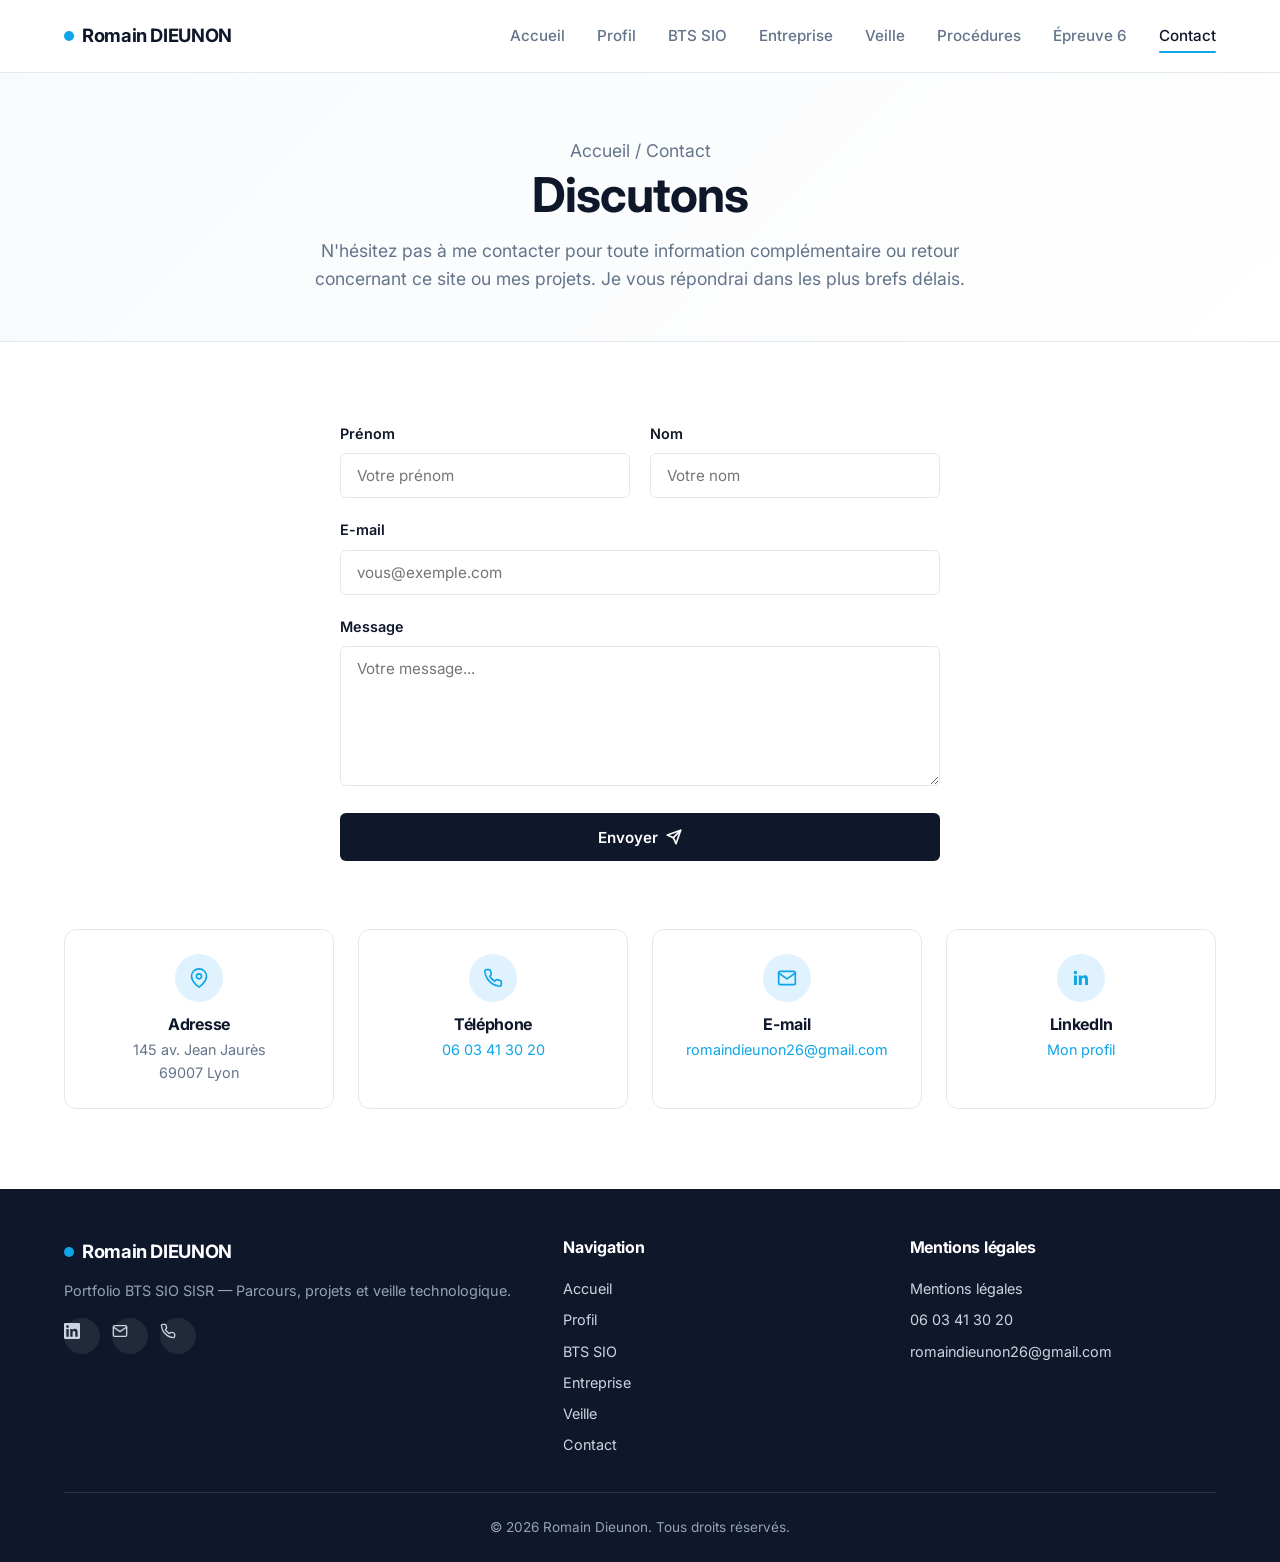
<file: contact.html>
<!DOCTYPE html>
<html lang="fr">
<head>
    <meta charset="UTF-8">
    <meta name="viewport" content="width=device-width, initial-scale=1.0">
    <title>Contact — Romain Dieunon</title>
    <meta name="description" content="Contactez Romain Dieunon, étudiant en BTS SIO SISR.">
    <link rel="preconnect" href="https://fonts.googleapis.com">
    <link rel="preconnect" href="https://fonts.gstatic.com" crossorigin>
    <link href="https://fonts.googleapis.com/css2?family=Inter:wght@400;500;600;700&display=swap" rel="stylesheet">
    <link rel="stylesheet" href="css/style.css">
    <link rel="icon" href="data:image/svg+xml,%3Csvg xmlns='http://www.w3.org/2000/svg' viewBox='0 0 32 32'%3E%3Ccircle cx='16' cy='16' r='14' fill='%230ea5e9'/%3E%3Ctext x='50%25' y='55%25' text-anchor='middle' dominant-baseline='middle' fill='white' font-family='Inter,sans-serif' font-size='14' font-weight='700'%3ERD%3C/text%3E%3C/svg%3E">
</head>
<body>

<nav class="navbar">
    <div class="container nav-wrap">
        <a href="index.html" class="logo"><span class="logo-dot"></span>Romain DIEUNON</a>
        <button class="nav-toggle" aria-label="Ouvrir le menu"><span></span><span></span><span></span></button>
        <ul class="nav-links">
            <li><a href="index.html">Accueil</a></li>
            <li><a href="profil.html">Profil</a></li>
            <li><a href="bts-sio.html">BTS SIO</a></li>
            <li><a href="entreprise.html">Entreprise</a></li>
            <li><a href="veille.html">Veille</a></li>
            <li><a href="epreuve5.html">Procédures</a></li>
            <li><a href="epreuve6.html">Épreuve 6</a></li>
            <li><a href="contact.html" class="active">Contact</a></li>
        </ul>
    </div>
</nav>

<section class="page-hero">
    <div class="container">
        <p class="breadcrumb"><a href="index.html">Accueil</a> / Contact</p>
        <h1>Discutons</h1>
        <p>N'hésitez pas à me contacter pour toute information complémentaire ou retour concernant ce site ou mes projets. Je vous répondrai dans les plus brefs délais.</p>
    </div>
</section>

<!-- FORMULAIRE + INFOS -->
<section>
    <div class="container">
        <form id="contact-form" class="form-grid fade-in" novalidate>
            <div class="form-row">
                <div class="form-field">
                    <label for="prenom">Prénom</label>
                    <input type="text" id="prenom" name="prenom" required placeholder="Votre prénom">
                </div>
                <div class="form-field">
                    <label for="nom">Nom</label>
                    <input type="text" id="nom" name="nom" required placeholder="Votre nom">
                </div>
            </div>
            <div class="form-field">
                <label for="email">E-mail</label>
                <input type="email" id="email" name="email" required placeholder="vous@exemple.com">
            </div>
            <div class="form-field">
                <label for="message">Message</label>
                <textarea id="message" name="message" required placeholder="Votre message..."></textarea>
            </div>
            <button type="submit" class="btn btn-primary" style="justify-content:center;">
                Envoyer
                <svg width="16" height="16" viewBox="0 0 24 24" fill="none" stroke="currentColor" stroke-width="2.5" stroke-linecap="round" stroke-linejoin="round"><line x1="22" y1="2" x2="11" y2="13"/><polygon points="22 2 15 22 11 13 2 9 22 2"/></svg>
            </button>
            <p id="form-status" style="text-align:center; font-weight: 600;"></p>
        </form>

        <div class="form-info">
            <div class="info-card fade-in">
                <div class="info-icon">
                    <svg width="20" height="20" viewBox="0 0 24 24" fill="none" stroke="currentColor" stroke-width="2" stroke-linecap="round" stroke-linejoin="round"><path d="M21 10c0 7-9 13-9 13s-9-6-9-13a9 9 0 0 1 18 0z"/><circle cx="12" cy="10" r="3"/></svg>
                </div>
                <h4>Adresse</h4>
                <p>145 av. Jean Jaurès<br>69007 Lyon</p>
            </div>
            <div class="info-card fade-in">
                <div class="info-icon">
                    <svg width="20" height="20" viewBox="0 0 24 24" fill="none" stroke="currentColor" stroke-width="2" stroke-linecap="round" stroke-linejoin="round"><path d="M22 16.92v3a2 2 0 0 1-2.18 2 19.79 19.79 0 0 1-8.63-3.07 19.5 19.5 0 0 1-6-6 19.79 19.79 0 0 1-3.07-8.67A2 2 0 0 1 4.11 2h3a2 2 0 0 1 2 1.72 12.84 12.84 0 0 0 .7 2.81 2 2 0 0 1-.45 2.11L8.09 9.91a16 16 0 0 0 6 6l1.27-1.27a2 2 0 0 1 2.11-.45 12.84 12.84 0 0 0 2.81.7A2 2 0 0 1 22 16.92z"/></svg>
                </div>
                <h4>Téléphone</h4>
                <p><a href="tel:0603413020">06 03 41 30 20</a></p>
            </div>
            <div class="info-card fade-in">
                <div class="info-icon">
                    <svg width="20" height="20" viewBox="0 0 24 24" fill="none" stroke="currentColor" stroke-width="2" stroke-linecap="round" stroke-linejoin="round"><path d="M4 4h16c1.1 0 2 .9 2 2v12c0 1.1-.9 2-2 2H4c-1.1 0-2-.9-2-2V6c0-1.1.9-2 2-2z"/><polyline points="22,6 12,13 2,6"/></svg>
                </div>
                <h4>E-mail</h4>
                <p><a href="https://mail.google.com/mail/?view=cm&fs=1&to=romaindieunon26@gmail.com" target="_blank" rel="noopener">romaindieunon26@gmail.com</a></p>
            </div>
            <div class="info-card fade-in">
                <div class="info-icon">
                    <svg width="20" height="20" viewBox="0 0 24 24" fill="currentColor"><path d="M20.447 20.452h-3.554v-5.569c0-1.328-.027-3.037-1.852-3.037-1.853 0-2.136 1.445-2.136 2.939v5.667H9.351V9h3.414v1.561h.046c.477-.9 1.637-1.85 3.37-1.85 3.601 0 4.267 2.37 4.267 5.455v6.286zM5.337 7.433a2.062 2.062 0 0 1-2.063-2.065 2.063 2.063 0 1 1 2.063 2.065zm1.782 13.019H3.555V9h3.564v11.452z"/></svg>
                </div>
                <h4>LinkedIn</h4>
                <p><a href="http://www.linkedin.com/in/romain-dieunon-813894375" target="_blank" rel="noopener">Mon profil</a></p>
            </div>
        </div>
    </div>
</section>

<footer class="footer">
    <div class="container">
        <div class="footer-grid">
            <div>
                <div class="logo" style="color:white; margin-bottom: 0.75rem;"><span class="logo-dot"></span>Romain DIEUNON</div>
                <p style="color:#94a3b8; font-size: 0.9rem;">Portfolio BTS SIO SISR — Parcours, projets et veille technologique.</p>
                <div class="socials">
                    <a href="http://www.linkedin.com/in/romain-dieunon-813894375" target="_blank" rel="noopener" class="social-link" aria-label="LinkedIn"><svg width="16" height="16" viewBox="0 0 24 24" fill="currentColor"><path d="M20.447 20.452h-3.554v-5.569c0-1.328-.027-3.037-1.852-3.037-1.853 0-2.136 1.445-2.136 2.939v5.667H9.351V9h3.414v1.561h.046c.477-.9 1.637-1.85 3.37-1.85 3.601 0 4.267 2.37 4.267 5.455v6.286zM5.337 7.433a2.062 2.062 0 0 1-2.063-2.065 2.063 2.063 0 1 1 2.063 2.065zm1.782 13.019H3.555V9h3.564v11.452zM22.225 0H1.771C.792 0 0 .774 0 1.729v20.542C0 23.227.792 24 1.771 24h20.451C23.2 24 24 23.227 24 22.271V1.729C24 .774 23.2 0 22.222 0h.003z"/></svg></a>
                    <a href="https://mail.google.com/mail/?view=cm&fs=1&to=romaindieunon26@gmail.com" target="_blank" rel="noopener" class="social-link" aria-label="Email"><svg width="16" height="16" viewBox="0 0 24 24" fill="none" stroke="currentColor" stroke-width="2" stroke-linecap="round" stroke-linejoin="round"><path d="M4 4h16c1.1 0 2 .9 2 2v12c0 1.1-.9 2-2 2H4c-1.1 0-2-.9-2-2V6c0-1.1.9-2 2-2z"/><polyline points="22,6 12,13 2,6"/></svg></a>
                    <a href="tel:0603413020" class="social-link" aria-label="Téléphone"><svg width="16" height="16" viewBox="0 0 24 24" fill="none" stroke="currentColor" stroke-width="2" stroke-linecap="round" stroke-linejoin="round"><path d="M22 16.92v3a2 2 0 0 1-2.18 2 19.79 19.79 0 0 1-8.63-3.07 19.5 19.5 0 0 1-6-6 19.79 19.79 0 0 1-3.07-8.67A2 2 0 0 1 4.11 2h3a2 2 0 0 1 2 1.72 12.84 12.84 0 0 0 .7 2.81 2 2 0 0 1-.45 2.11L8.09 9.91a16 16 0 0 0 6 6l1.27-1.27a2 2 0 0 1 2.11-.45 12.84 12.84 0 0 0 2.81.7A2 2 0 0 1 22 16.92z"/></svg></a>
                </div>
            </div>
            <div>
                <h4>Navigation</h4>
                <a href="index.html">Accueil</a>
                <a href="profil.html">Profil</a>
                <a href="bts-sio.html">BTS SIO</a>
                <a href="entreprise.html">Entreprise</a>
                <a href="veille.html">Veille</a>
                <a href="contact.html">Contact</a>
            </div>
            <div>
                <h4>Mentions légales</h4>
                <a href="mentions-legales.html">Mentions légales</a>
                <a href="tel:0603413020">06 03 41 30 20</a>
                <a href="https://mail.google.com/mail/?view=cm&fs=1&to=romaindieunon26@gmail.com" target="_blank" rel="noopener">romaindieunon26@gmail.com</a>
            </div>
        </div>
        <div class="footer-bottom">
            © <span id="year"></span> Romain Dieunon. Tous droits réservés.
        </div>
    </div>
</footer>

<script src="js/script.js"></script>
</body>
</html>
</file>
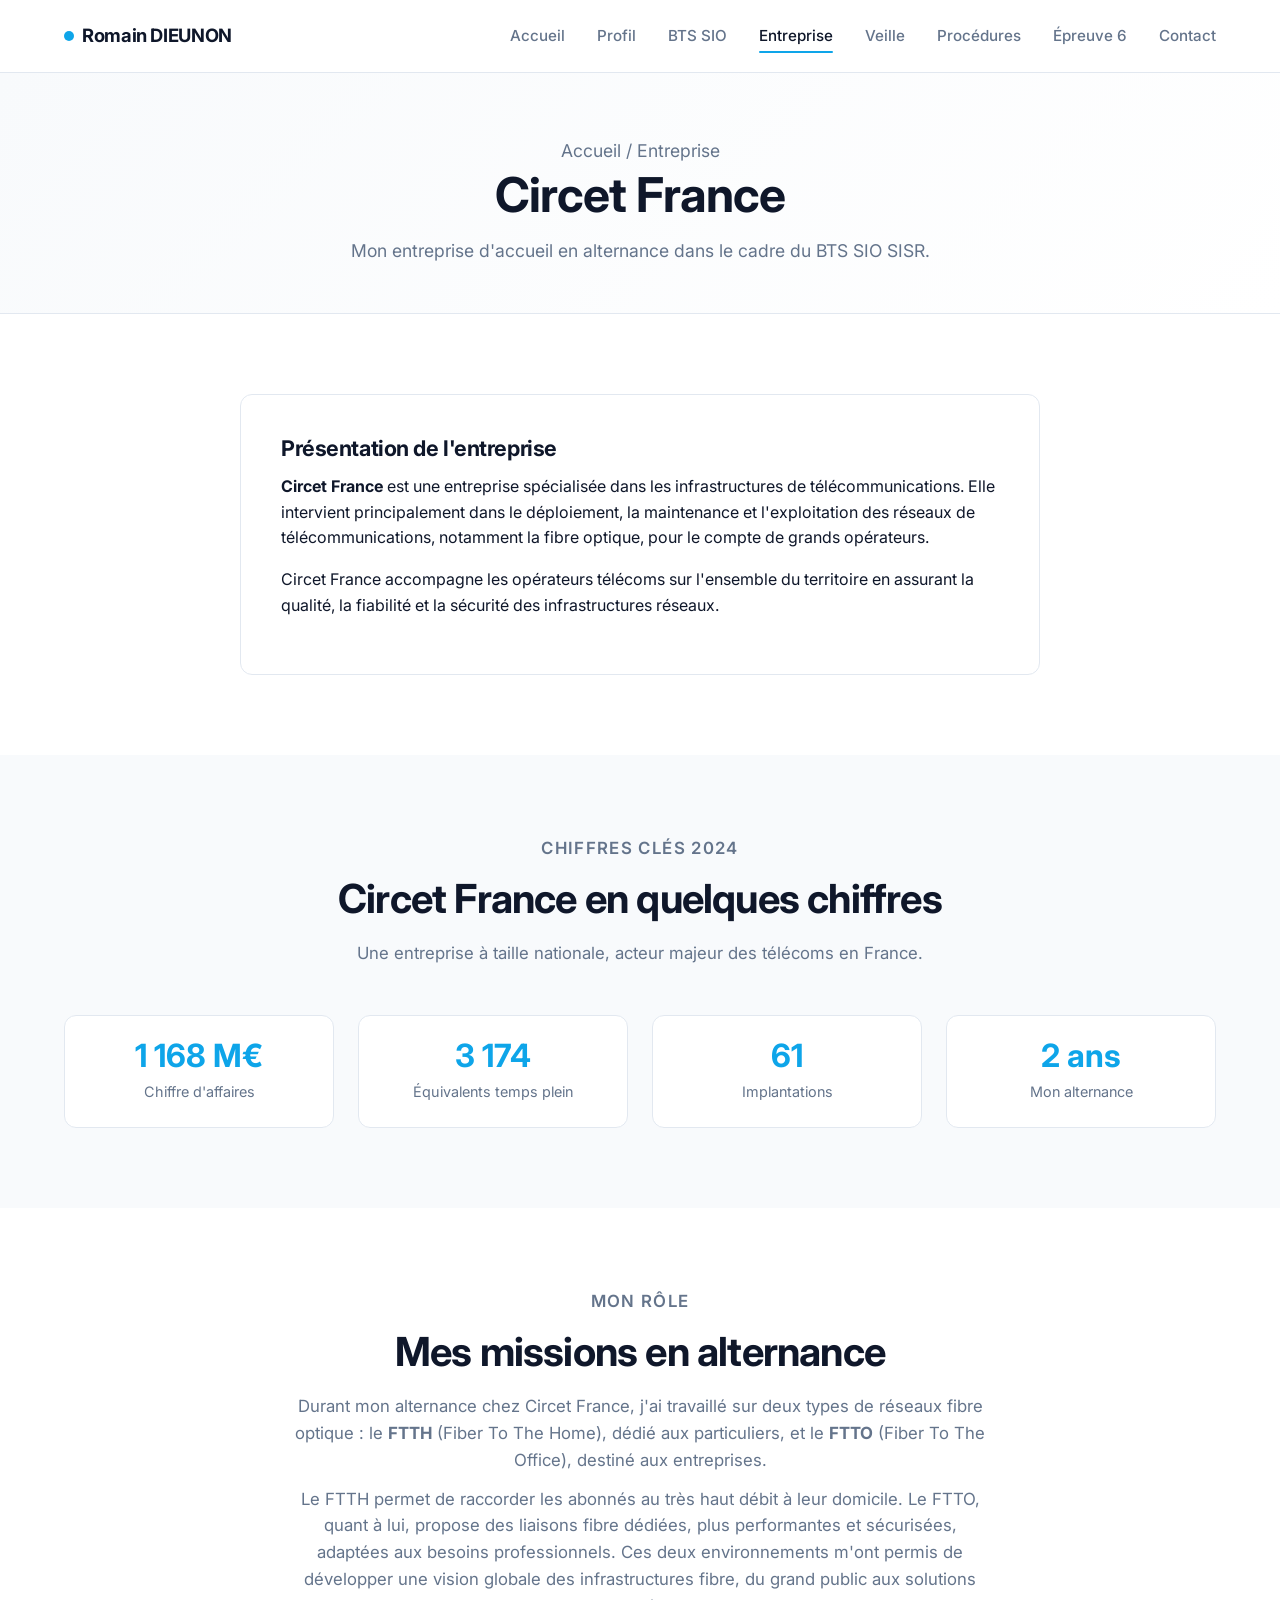
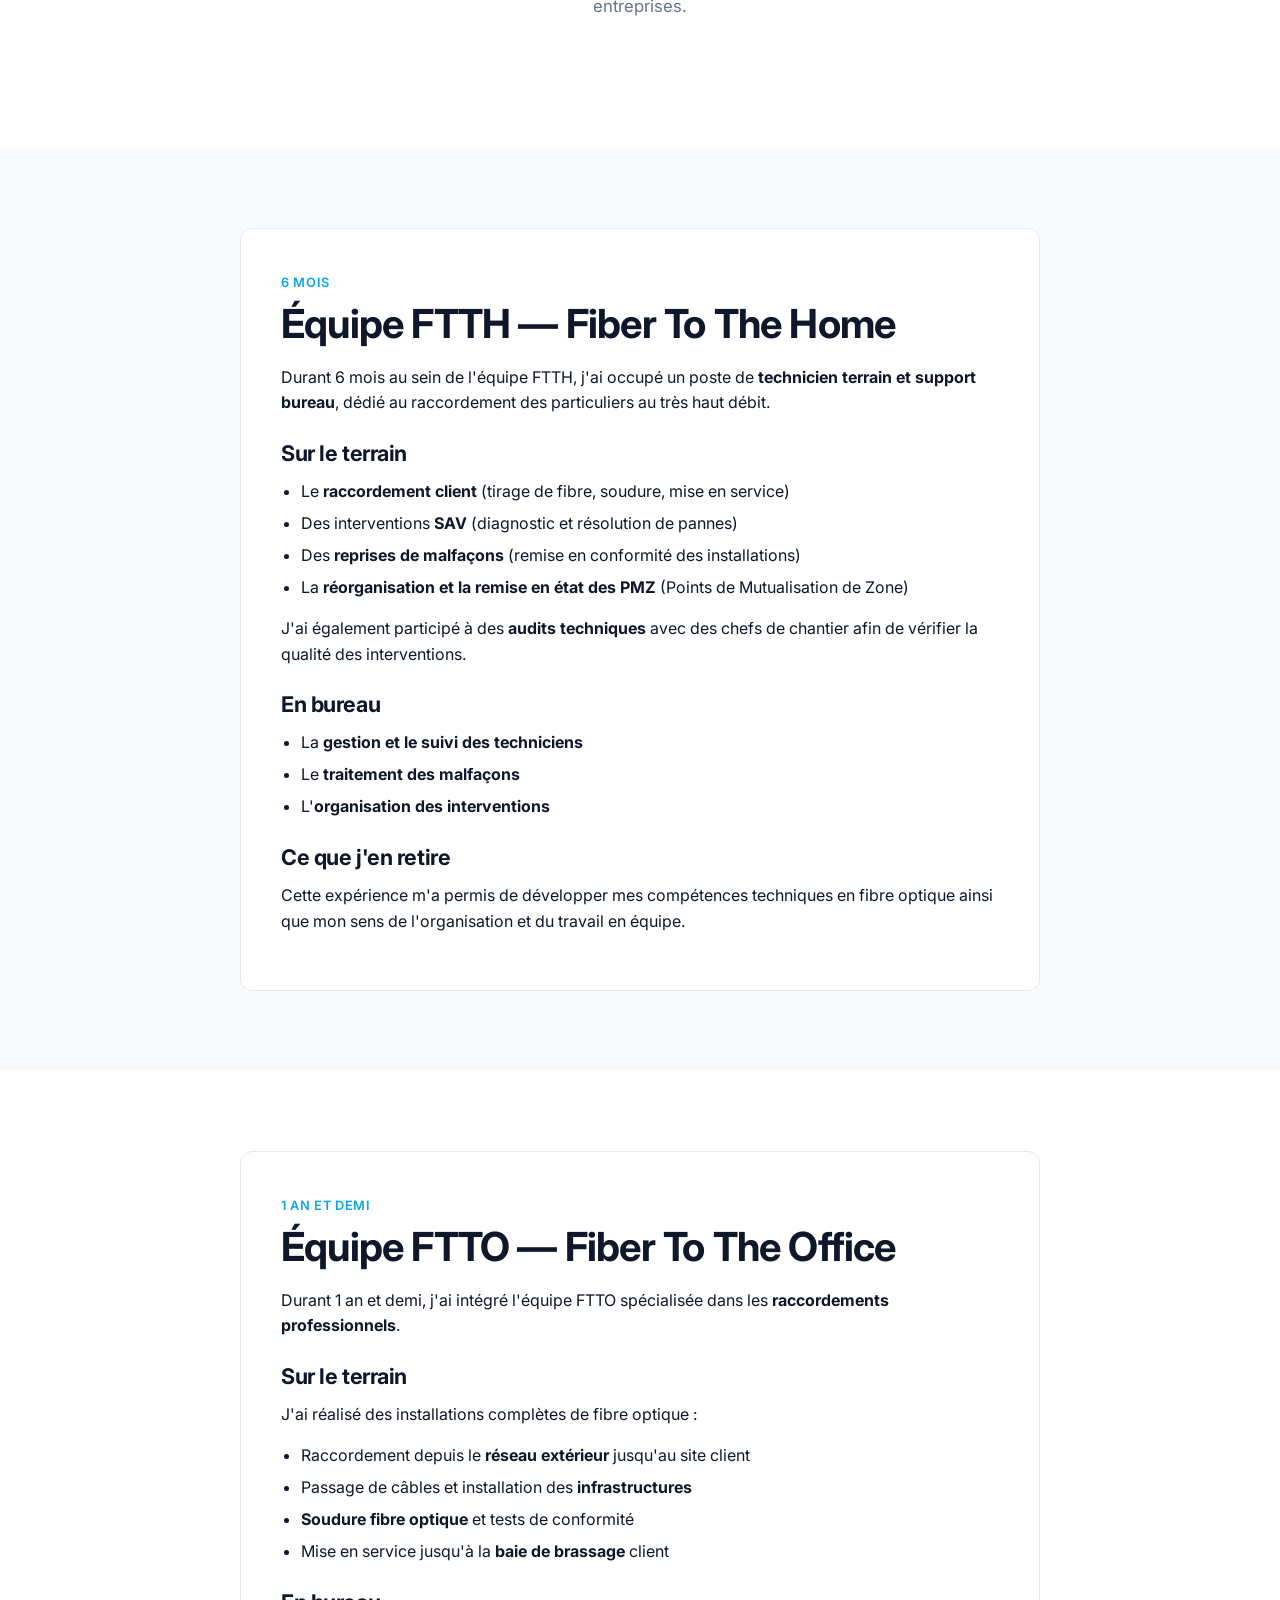
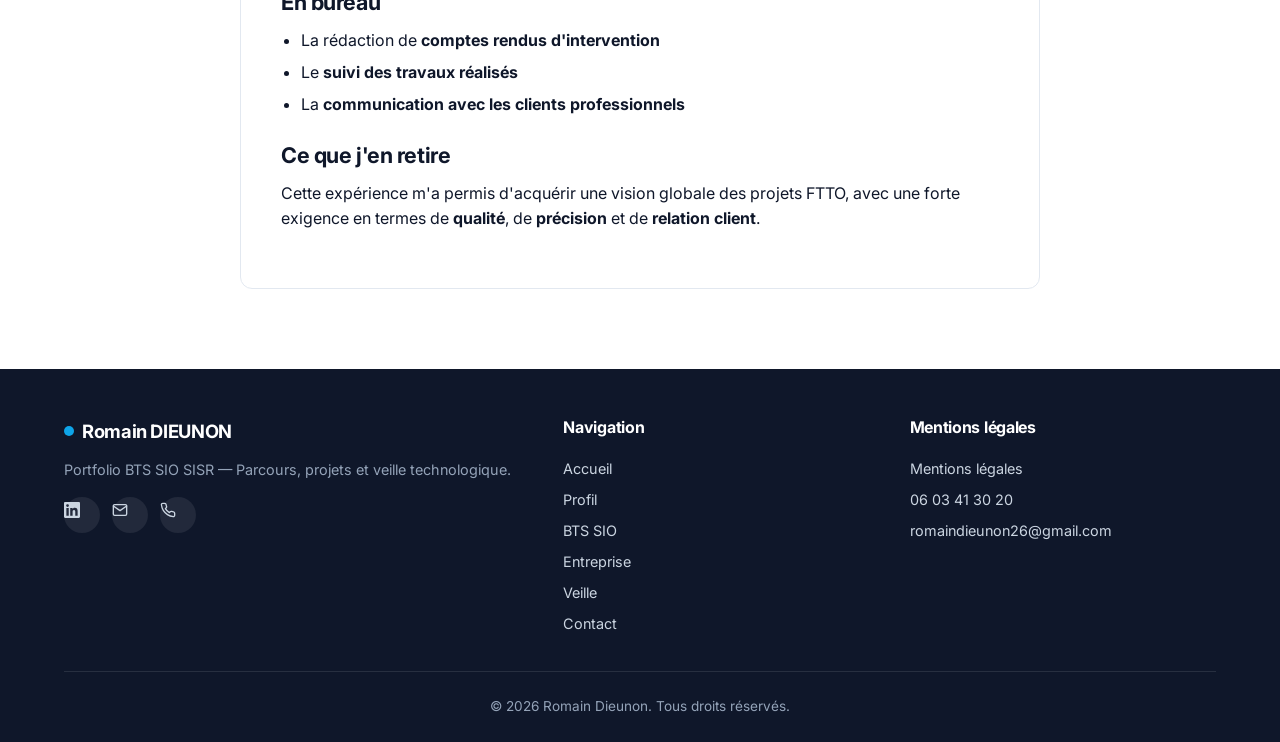
<file: entreprise.html>
<!DOCTYPE html>
<html lang="fr">
<head>
    <meta charset="UTF-8">
    <meta name="viewport" content="width=device-width, initial-scale=1.0">
    <title>Entreprise — Romain Dieunon</title>
    <meta name="description" content="Présentation de Circet France, entreprise d'accueil de Romain Dieunon en alternance.">
    <link rel="preconnect" href="https://fonts.googleapis.com">
    <link rel="preconnect" href="https://fonts.gstatic.com" crossorigin>
    <link href="https://fonts.googleapis.com/css2?family=Inter:wght@400;500;600;700&display=swap" rel="stylesheet">
    <link rel="stylesheet" href="css/style.css">
    <link rel="icon" href="data:image/svg+xml,%3Csvg xmlns='http://www.w3.org/2000/svg' viewBox='0 0 32 32'%3E%3Ccircle cx='16' cy='16' r='14' fill='%230ea5e9'/%3E%3Ctext x='50%25' y='55%25' text-anchor='middle' dominant-baseline='middle' fill='white' font-family='Inter,sans-serif' font-size='14' font-weight='700'%3ERD%3C/text%3E%3C/svg%3E">
</head>
<body>

<nav class="navbar">
    <div class="container nav-wrap">
        <a href="index.html" class="logo"><span class="logo-dot"></span>Romain DIEUNON</a>
        <button class="nav-toggle" aria-label="Ouvrir le menu"><span></span><span></span><span></span></button>
        <ul class="nav-links">
            <li><a href="index.html">Accueil</a></li>
            <li><a href="profil.html">Profil</a></li>
            <li><a href="bts-sio.html">BTS SIO</a></li>
            <li><a href="entreprise.html" class="active">Entreprise</a></li>
            <li><a href="veille.html">Veille</a></li>
            <li><a href="epreuve5.html">Procédures</a></li>
            <li><a href="epreuve6.html">Épreuve 6</a></li>
            <li><a href="contact.html">Contact</a></li>
        </ul>
    </div>
</nav>

<section class="page-hero">
    <div class="container">
        <p class="breadcrumb"><a href="index.html">Accueil</a> / Entreprise</p>
        <h1>Circet France</h1>
        <p>Mon entreprise d'accueil en alternance dans le cadre du BTS SIO SISR.</p>
    </div>
</section>

<!-- PRÉSENTATION -->
<section>
    <div class="container">
        <div class="content-block fade-in">
            <h3>Présentation de l'entreprise</h3>
            <p>
                <strong>Circet France</strong> est une entreprise spécialisée dans les infrastructures de télécommunications. Elle intervient principalement dans le déploiement, la maintenance et l'exploitation des réseaux de télécommunications, notamment la fibre optique, pour le compte de grands opérateurs.
            </p>
            <p>
                Circet France accompagne les opérateurs télécoms sur l'ensemble du territoire en assurant la qualité, la fiabilité et la sécurité des infrastructures réseaux.
            </p>
        </div>
    </div>
</section>

<!-- CHIFFRES CLÉS -->
<section class="section-alt">
    <div class="container">
        <div class="section-header fade-in">
            <p class="section-kicker">Chiffres clés 2024</p>
            <h2>Circet France en quelques chiffres</h2>
            <p>Une entreprise à taille nationale, acteur majeur des télécoms en France.</p>
        </div>
        <div class="stats">
            <div class="stat fade-in">
                <div class="stat-value">1 168 M€</div>
                <div class="stat-label">Chiffre d'affaires</div>
            </div>
            <div class="stat fade-in">
                <div class="stat-value">3 174</div>
                <div class="stat-label">Équivalents temps plein</div>
            </div>
            <div class="stat fade-in">
                <div class="stat-value">61</div>
                <div class="stat-label">Implantations</div>
            </div>
            <div class="stat fade-in">
                <div class="stat-value">2 ans</div>
                <div class="stat-label">Mon alternance</div>
            </div>
        </div>
    </div>
</section>

<!-- MES MISSIONS -->
<section>
    <div class="container">
        <div class="section-header fade-in">
            <p class="section-kicker">Mon rôle</p>
            <h2>Mes missions en alternance</h2>
            <p>Durant mon alternance chez Circet France, j'ai travaillé sur deux types de réseaux fibre optique : le <strong>FTTH</strong> (Fiber To The Home), dédié aux particuliers, et le <strong>FTTO</strong> (Fiber To The Office), destiné aux entreprises.</p>
            <p style="margin-top: 0.75rem;">Le FTTH permet de raccorder les abonnés au très haut débit à leur domicile. Le FTTO, quant à lui, propose des liaisons fibre dédiées, plus performantes et sécurisées, adaptées aux besoins professionnels. Ces deux environnements m'ont permis de développer une vision globale des infrastructures fibre, du grand public aux solutions entreprises.</p>
        </div>
    </div>
</section>

<!-- FTTH -->
<section class="section-alt">
    <div class="container">
        <div class="content-block fade-in">
            <span class="project-type">6 mois</span>
            <h2 style="margin: 0.25rem 0 1rem;">Équipe FTTH — Fiber To The Home</h2>
            <p>
                Durant 6 mois au sein de l'équipe FTTH, j'ai occupé un poste de <strong>technicien terrain et support bureau</strong>, dédié au raccordement des particuliers au très haut débit.
            </p>

            <h3>Sur le terrain</h3>
            <ul>
                <li>Le <strong>raccordement client</strong> (tirage de fibre, soudure, mise en service)</li>
                <li>Des interventions <strong>SAV</strong> (diagnostic et résolution de pannes)</li>
                <li>Des <strong>reprises de malfaçons</strong> (remise en conformité des installations)</li>
                <li>La <strong>réorganisation et la remise en état des PMZ</strong> (Points de Mutualisation de Zone)</li>
            </ul>
            <p>J'ai également participé à des <strong>audits techniques</strong> avec des chefs de chantier afin de vérifier la qualité des interventions.</p>

            <h3>En bureau</h3>
            <ul>
                <li>La <strong>gestion et le suivi des techniciens</strong></li>
                <li>Le <strong>traitement des malfaçons</strong></li>
                <li>L'<strong>organisation des interventions</strong></li>
            </ul>

            <h3>Ce que j'en retire</h3>
            <p>
                Cette expérience m'a permis de développer mes compétences techniques en fibre optique ainsi que mon sens de l'organisation et du travail en équipe.
            </p>
        </div>
    </div>
</section>

<!-- FTTO -->
<section>
    <div class="container">
        <div class="content-block fade-in">
            <span class="project-type">1 an et demi</span>
            <h2 style="margin: 0.25rem 0 1rem;">Équipe FTTO — Fiber To The Office</h2>
            <p>
                Durant 1 an et demi, j'ai intégré l'équipe FTTO spécialisée dans les <strong>raccordements professionnels</strong>.
            </p>

            <h3>Sur le terrain</h3>
            <p>J'ai réalisé des installations complètes de fibre optique :</p>
            <ul>
                <li>Raccordement depuis le <strong>réseau extérieur</strong> jusqu'au site client</li>
                <li>Passage de câbles et installation des <strong>infrastructures</strong></li>
                <li><strong>Soudure fibre optique</strong> et tests de conformité</li>
                <li>Mise en service jusqu'à la <strong>baie de brassage</strong> client</li>
            </ul>

            <h3>En bureau</h3>
            <ul>
                <li>La rédaction de <strong>comptes rendus d'intervention</strong></li>
                <li>Le <strong>suivi des travaux réalisés</strong></li>
                <li>La <strong>communication avec les clients professionnels</strong></li>
            </ul>

            <h3>Ce que j'en retire</h3>
            <p>
                Cette expérience m'a permis d'acquérir une vision globale des projets FTTO, avec une forte exigence en termes de <strong>qualité</strong>, de <strong>précision</strong> et de <strong>relation client</strong>.
            </p>
        </div>
    </div>
</section>

<footer class="footer">
    <div class="container">
        <div class="footer-grid">
            <div>
                <div class="logo" style="color:white; margin-bottom: 0.75rem;"><span class="logo-dot"></span>Romain DIEUNON</div>
                <p style="color:#94a3b8; font-size: 0.9rem;">Portfolio BTS SIO SISR — Parcours, projets et veille technologique.</p>
                <div class="socials">
                    <a href="http://www.linkedin.com/in/romain-dieunon-813894375" target="_blank" rel="noopener" class="social-link" aria-label="LinkedIn"><svg width="16" height="16" viewBox="0 0 24 24" fill="currentColor"><path d="M20.447 20.452h-3.554v-5.569c0-1.328-.027-3.037-1.852-3.037-1.853 0-2.136 1.445-2.136 2.939v5.667H9.351V9h3.414v1.561h.046c.477-.9 1.637-1.85 3.37-1.85 3.601 0 4.267 2.37 4.267 5.455v6.286zM5.337 7.433a2.062 2.062 0 0 1-2.063-2.065 2.063 2.063 0 1 1 2.063 2.065zm1.782 13.019H3.555V9h3.564v11.452zM22.225 0H1.771C.792 0 0 .774 0 1.729v20.542C0 23.227.792 24 1.771 24h20.451C23.2 24 24 23.227 24 22.271V1.729C24 .774 23.2 0 22.222 0h.003z"/></svg></a>
                    <a href="https://mail.google.com/mail/?view=cm&fs=1&to=romaindieunon26@gmail.com" target="_blank" rel="noopener" class="social-link" aria-label="Email"><svg width="16" height="16" viewBox="0 0 24 24" fill="none" stroke="currentColor" stroke-width="2" stroke-linecap="round" stroke-linejoin="round"><path d="M4 4h16c1.1 0 2 .9 2 2v12c0 1.1-.9 2-2 2H4c-1.1 0-2-.9-2-2V6c0-1.1.9-2 2-2z"/><polyline points="22,6 12,13 2,6"/></svg></a>
                    <a href="tel:0603413020" class="social-link" aria-label="Téléphone"><svg width="16" height="16" viewBox="0 0 24 24" fill="none" stroke="currentColor" stroke-width="2" stroke-linecap="round" stroke-linejoin="round"><path d="M22 16.92v3a2 2 0 0 1-2.18 2 19.79 19.79 0 0 1-8.63-3.07 19.5 19.5 0 0 1-6-6 19.79 19.79 0 0 1-3.07-8.67A2 2 0 0 1 4.11 2h3a2 2 0 0 1 2 1.72 12.84 12.84 0 0 0 .7 2.81 2 2 0 0 1-.45 2.11L8.09 9.91a16 16 0 0 0 6 6l1.27-1.27a2 2 0 0 1 2.11-.45 12.84 12.84 0 0 0 2.81.7A2 2 0 0 1 22 16.92z"/></svg></a>
                </div>
            </div>
            <div>
                <h4>Navigation</h4>
                <a href="index.html">Accueil</a>
                <a href="profil.html">Profil</a>
                <a href="bts-sio.html">BTS SIO</a>
                <a href="entreprise.html">Entreprise</a>
                <a href="veille.html">Veille</a>
                <a href="contact.html">Contact</a>
            </div>
            <div>
                <h4>Mentions légales</h4>
                <a href="mentions-legales.html">Mentions légales</a>
                <a href="tel:0603413020">06 03 41 30 20</a>
                <a href="https://mail.google.com/mail/?view=cm&fs=1&to=romaindieunon26@gmail.com" target="_blank" rel="noopener">romaindieunon26@gmail.com</a>
            </div>
        </div>
        <div class="footer-bottom">
            © <span id="year"></span> Romain Dieunon. Tous droits réservés.
        </div>
    </div>
</footer>

<script src="js/script.js"></script>
</body>
</html>
</file>
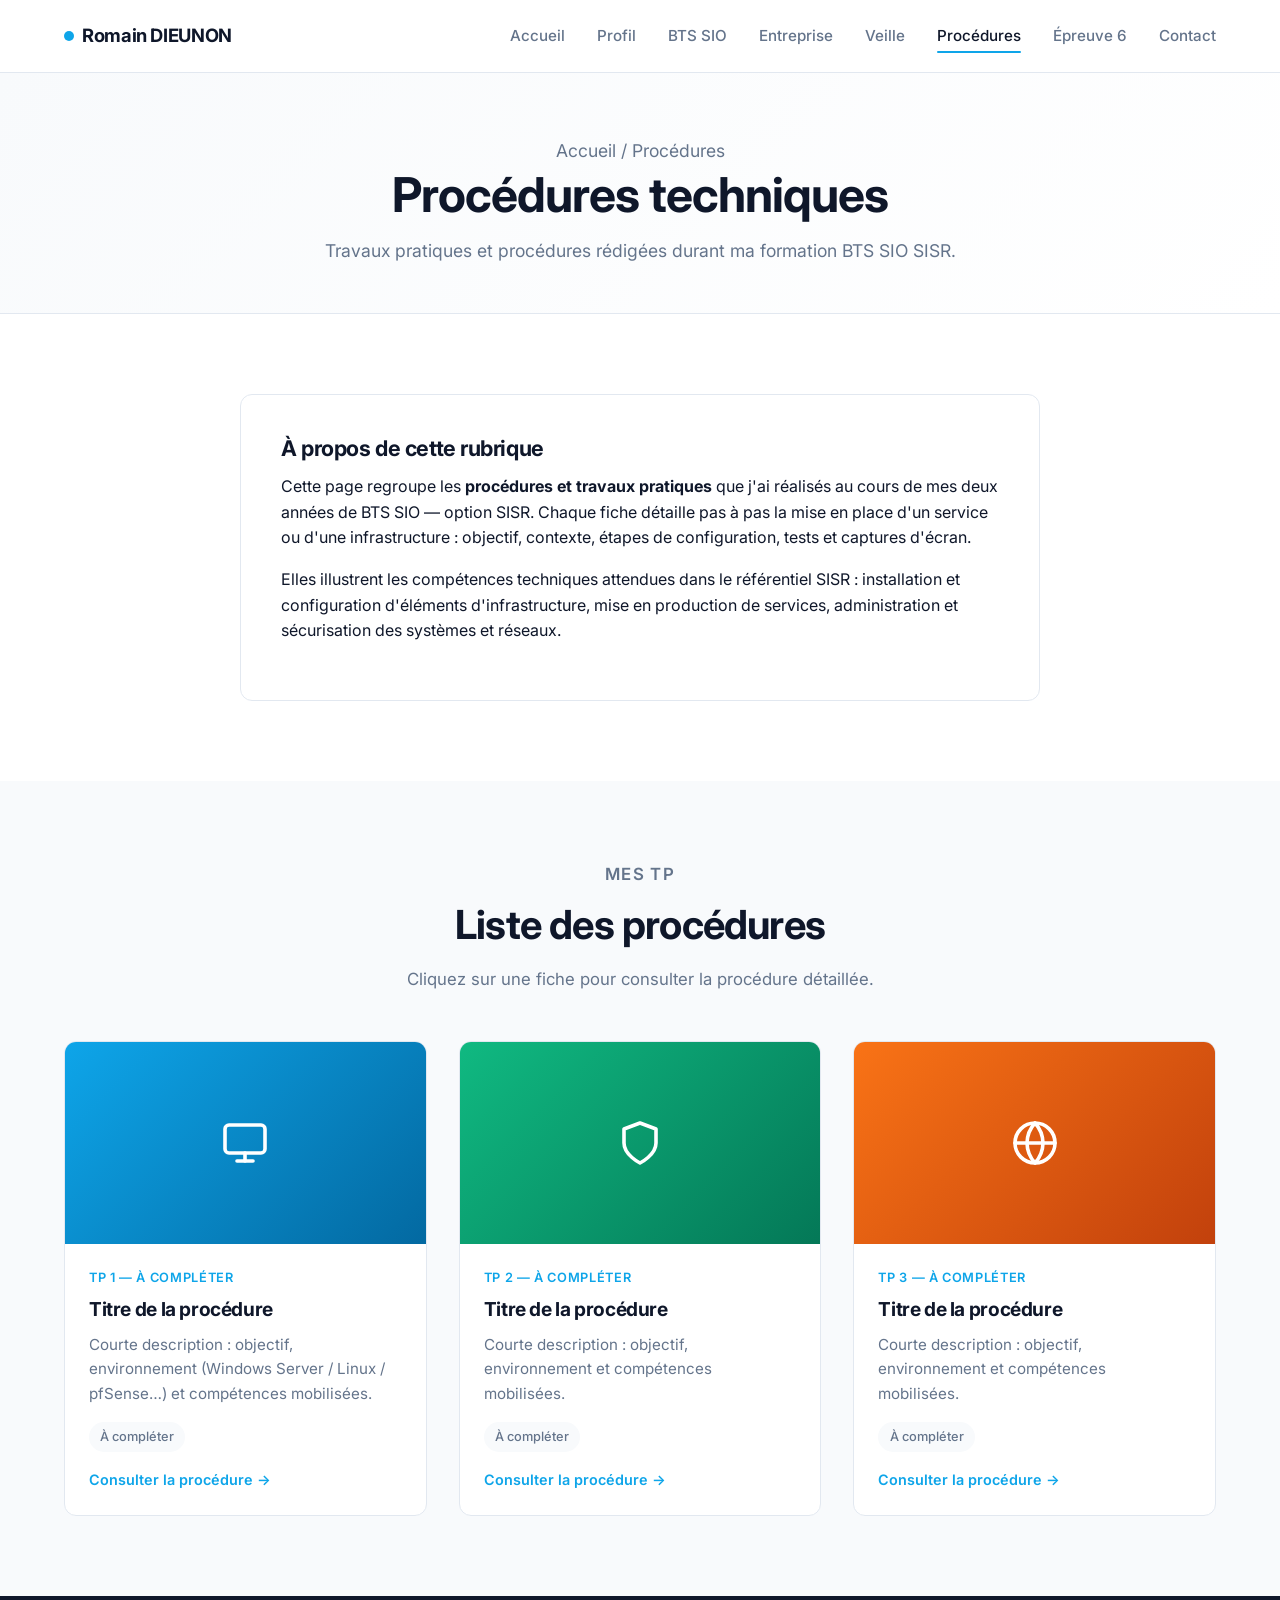
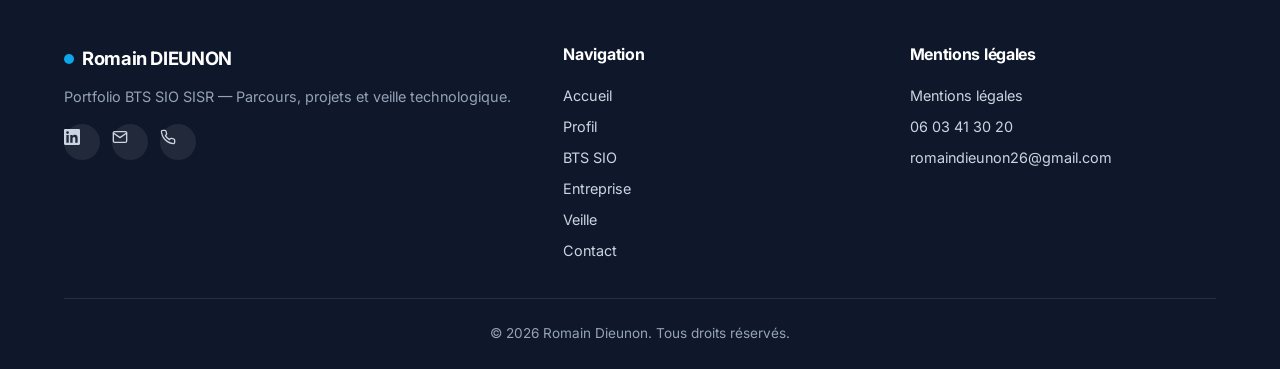
<file: epreuve5.html>
<!DOCTYPE html>
<html lang="fr">
<head>
    <meta charset="UTF-8">
    <meta name="viewport" content="width=device-width, initial-scale=1.0">
    <title>Procédures — Romain Dieunon</title>
    <meta name="description" content="Procédures techniques et TP réalisés dans le cadre du BTS SIO SISR.">
    <link rel="preconnect" href="https://fonts.googleapis.com">
    <link rel="preconnect" href="https://fonts.gstatic.com" crossorigin>
    <link href="https://fonts.googleapis.com/css2?family=Inter:wght@400;500;600;700&display=swap" rel="stylesheet">
    <link rel="stylesheet" href="css/style.css">
    <link rel="icon" href="data:image/svg+xml,%3Csvg xmlns='http://www.w3.org/2000/svg' viewBox='0 0 32 32'%3E%3Ccircle cx='16' cy='16' r='14' fill='%230ea5e9'/%3E%3Ctext x='50%25' y='55%25' text-anchor='middle' dominant-baseline='middle' fill='white' font-family='Inter,sans-serif' font-size='14' font-weight='700'%3ERD%3C/text%3E%3C/svg%3E">
</head>
<body>

<nav class="navbar">
    <div class="container nav-wrap">
        <a href="index.html" class="logo"><span class="logo-dot"></span>Romain DIEUNON</a>
        <button class="nav-toggle" aria-label="Ouvrir le menu"><span></span><span></span><span></span></button>
        <ul class="nav-links">
            <li><a href="index.html">Accueil</a></li>
            <li><a href="profil.html">Profil</a></li>
            <li><a href="bts-sio.html">BTS SIO</a></li>
            <li><a href="entreprise.html">Entreprise</a></li>
            <li><a href="veille.html">Veille</a></li>
            <li><a href="epreuve5.html" class="active">Procédures</a></li>
            <li><a href="epreuve6.html">Épreuve 6</a></li>
            <li><a href="contact.html">Contact</a></li>
        </ul>
    </div>
</nav>

<section class="page-hero">
    <div class="container">
        <p class="breadcrumb"><a href="index.html">Accueil</a> / Procédures</p>
        <h1>Procédures techniques</h1>
        <p>Travaux pratiques et procédures rédigées durant ma formation BTS SIO SISR.</p>
    </div>
</section>

<!-- PRÉSENTATION -->
<section>
    <div class="container">
        <div class="content-block fade-in">
            <h3>À propos de cette rubrique</h3>
            <p>
                Cette page regroupe les <strong>procédures et travaux pratiques</strong> que j'ai réalisés au cours
                de mes deux années de BTS SIO — option SISR. Chaque fiche détaille pas à pas la mise en place
                d'un service ou d'une infrastructure : objectif, contexte, étapes de configuration, tests et
                captures d'écran.
            </p>
            <p>
                Elles illustrent les compétences techniques attendues dans le référentiel SISR :
                installation et configuration d'éléments d'infrastructure, mise en production de services,
                administration et sécurisation des systèmes et réseaux.
            </p>
        </div>
    </div>
</section>

<!-- LISTE DES PROCÉDURES -->
<section class="section-alt">
    <div class="container">
        <div class="section-header fade-in">
            <p class="section-kicker">Mes TP</p>
            <h2>Liste des procédures</h2>
            <p>Cliquez sur une fiche pour consulter la procédure détaillée.</p>
        </div>

        <div class="projects-grid">

            <article class="project-card fade-in">
                <div class="project-thumb" style="background: linear-gradient(135deg, #0ea5e9 0%, #0369a1 100%); display:flex; align-items:center; justify-content:center; color:#fff;">
                    <svg width="48" height="48" viewBox="0 0 24 24" fill="none" stroke="currentColor" stroke-width="1.8" stroke-linecap="round" stroke-linejoin="round"><rect x="2" y="3" width="20" height="14" rx="2"/><line x1="8" y1="21" x2="16" y2="21"/><line x1="12" y1="17" x2="12" y2="21"/></svg>
                </div>
                <div class="project-body">
                    <span class="project-type">TP 1 — à compléter</span>
                    <h3>Titre de la procédure</h3>
                    <p>Courte description : objectif, environnement (Windows Server / Linux / pfSense…) et compétences mobilisées.</p>
                    <div class="project-stack">
                        <span class="tag">À compléter</span>
                    </div>
                    <a href="#" class="project-link">Consulter la procédure →</a>
                </div>
            </article>

            <article class="project-card fade-in">
                <div class="project-thumb" style="background: linear-gradient(135deg, #10b981 0%, #047857 100%); display:flex; align-items:center; justify-content:center; color:#fff;">
                    <svg width="48" height="48" viewBox="0 0 24 24" fill="none" stroke="currentColor" stroke-width="1.8" stroke-linecap="round" stroke-linejoin="round"><path d="M12 22s8-4 8-10V5l-8-3-8 3v7c0 6 8 10 8 10z"/></svg>
                </div>
                <div class="project-body">
                    <span class="project-type">TP 2 — à compléter</span>
                    <h3>Titre de la procédure</h3>
                    <p>Courte description : objectif, environnement et compétences mobilisées.</p>
                    <div class="project-stack">
                        <span class="tag">À compléter</span>
                    </div>
                    <a href="#" class="project-link">Consulter la procédure →</a>
                </div>
            </article>

            <article class="project-card fade-in">
                <div class="project-thumb" style="background: linear-gradient(135deg, #f97316 0%, #c2410c 100%); display:flex; align-items:center; justify-content:center; color:#fff;">
                    <svg width="48" height="48" viewBox="0 0 24 24" fill="none" stroke="currentColor" stroke-width="1.8" stroke-linecap="round" stroke-linejoin="round"><circle cx="12" cy="12" r="10"/><line x1="2" y1="12" x2="22" y2="12"/><path d="M12 2a15.3 15.3 0 0 1 4 10 15.3 15.3 0 0 1-4 10 15.3 15.3 0 0 1-4-10 15.3 15.3 0 0 1 4-10z"/></svg>
                </div>
                <div class="project-body">
                    <span class="project-type">TP 3 — à compléter</span>
                    <h3>Titre de la procédure</h3>
                    <p>Courte description : objectif, environnement et compétences mobilisées.</p>
                    <div class="project-stack">
                        <span class="tag">À compléter</span>
                    </div>
                    <a href="#" class="project-link">Consulter la procédure →</a>
                </div>
            </article>

        </div>

    </div>
</section>

<footer class="footer">
    <div class="container">
        <div class="footer-grid">
            <div>
                <div class="logo" style="color:white; margin-bottom: 0.75rem;"><span class="logo-dot"></span>Romain DIEUNON</div>
                <p style="color:#94a3b8; font-size: 0.9rem;">Portfolio BTS SIO SISR — Parcours, projets et veille technologique.</p>
                <div class="socials">
                    <a href="http://www.linkedin.com/in/romain-dieunon-813894375" target="_blank" rel="noopener" class="social-link" aria-label="LinkedIn"><svg width="16" height="16" viewBox="0 0 24 24" fill="currentColor"><path d="M20.447 20.452h-3.554v-5.569c0-1.328-.027-3.037-1.852-3.037-1.853 0-2.136 1.445-2.136 2.939v5.667H9.351V9h3.414v1.561h.046c.477-.9 1.637-1.85 3.37-1.85 3.601 0 4.267 2.37 4.267 5.455v6.286zM5.337 7.433a2.062 2.062 0 0 1-2.063-2.065 2.063 2.063 0 1 1 2.063 2.065zm1.782 13.019H3.555V9h3.564v11.452zM22.225 0H1.771C.792 0 0 .774 0 1.729v20.542C0 23.227.792 24 1.771 24h20.451C23.2 24 24 23.227 24 22.271V1.729C24 .774 23.2 0 22.222 0h.003z"/></svg></a>
                    <a href="https://mail.google.com/mail/?view=cm&fs=1&to=romaindieunon26@gmail.com" target="_blank" rel="noopener" class="social-link" aria-label="Email"><svg width="16" height="16" viewBox="0 0 24 24" fill="none" stroke="currentColor" stroke-width="2" stroke-linecap="round" stroke-linejoin="round"><path d="M4 4h16c1.1 0 2 .9 2 2v12c0 1.1-.9 2-2 2H4c-1.1 0-2-.9-2-2V6c0-1.1.9-2 2-2z"/><polyline points="22,6 12,13 2,6"/></svg></a>
                    <a href="tel:0603413020" class="social-link" aria-label="Téléphone"><svg width="16" height="16" viewBox="0 0 24 24" fill="none" stroke="currentColor" stroke-width="2" stroke-linecap="round" stroke-linejoin="round"><path d="M22 16.92v3a2 2 0 0 1-2.18 2 19.79 19.79 0 0 1-8.63-3.07 19.5 19.5 0 0 1-6-6 19.79 19.79 0 0 1-3.07-8.67A2 2 0 0 1 4.11 2h3a2 2 0 0 1 2 1.72 12.84 12.84 0 0 0 .7 2.81 2 2 0 0 1-.45 2.11L8.09 9.91a16 16 0 0 0 6 6l1.27-1.27a2 2 0 0 1 2.11-.45 12.84 12.84 0 0 0 2.81.7A2 2 0 0 1 22 16.92z"/></svg></a>
                </div>
            </div>
            <div>
                <h4>Navigation</h4>
                <a href="index.html">Accueil</a>
                <a href="profil.html">Profil</a>
                <a href="bts-sio.html">BTS SIO</a>
                <a href="entreprise.html">Entreprise</a>
                <a href="veille.html">Veille</a>
                <a href="contact.html">Contact</a>
            </div>
            <div>
                <h4>Mentions légales</h4>
                <a href="mentions-legales.html">Mentions légales</a>
                <a href="tel:0603413020">06 03 41 30 20</a>
                <a href="https://mail.google.com/mail/?view=cm&fs=1&to=romaindieunon26@gmail.com" target="_blank" rel="noopener">romaindieunon26@gmail.com</a>
            </div>
        </div>
        <div class="footer-bottom">
            © <span id="year"></span> Romain Dieunon. Tous droits réservés.
        </div>
    </div>
</footer>

<script src="js/script.js"></script>
</body>
</html>
</file>
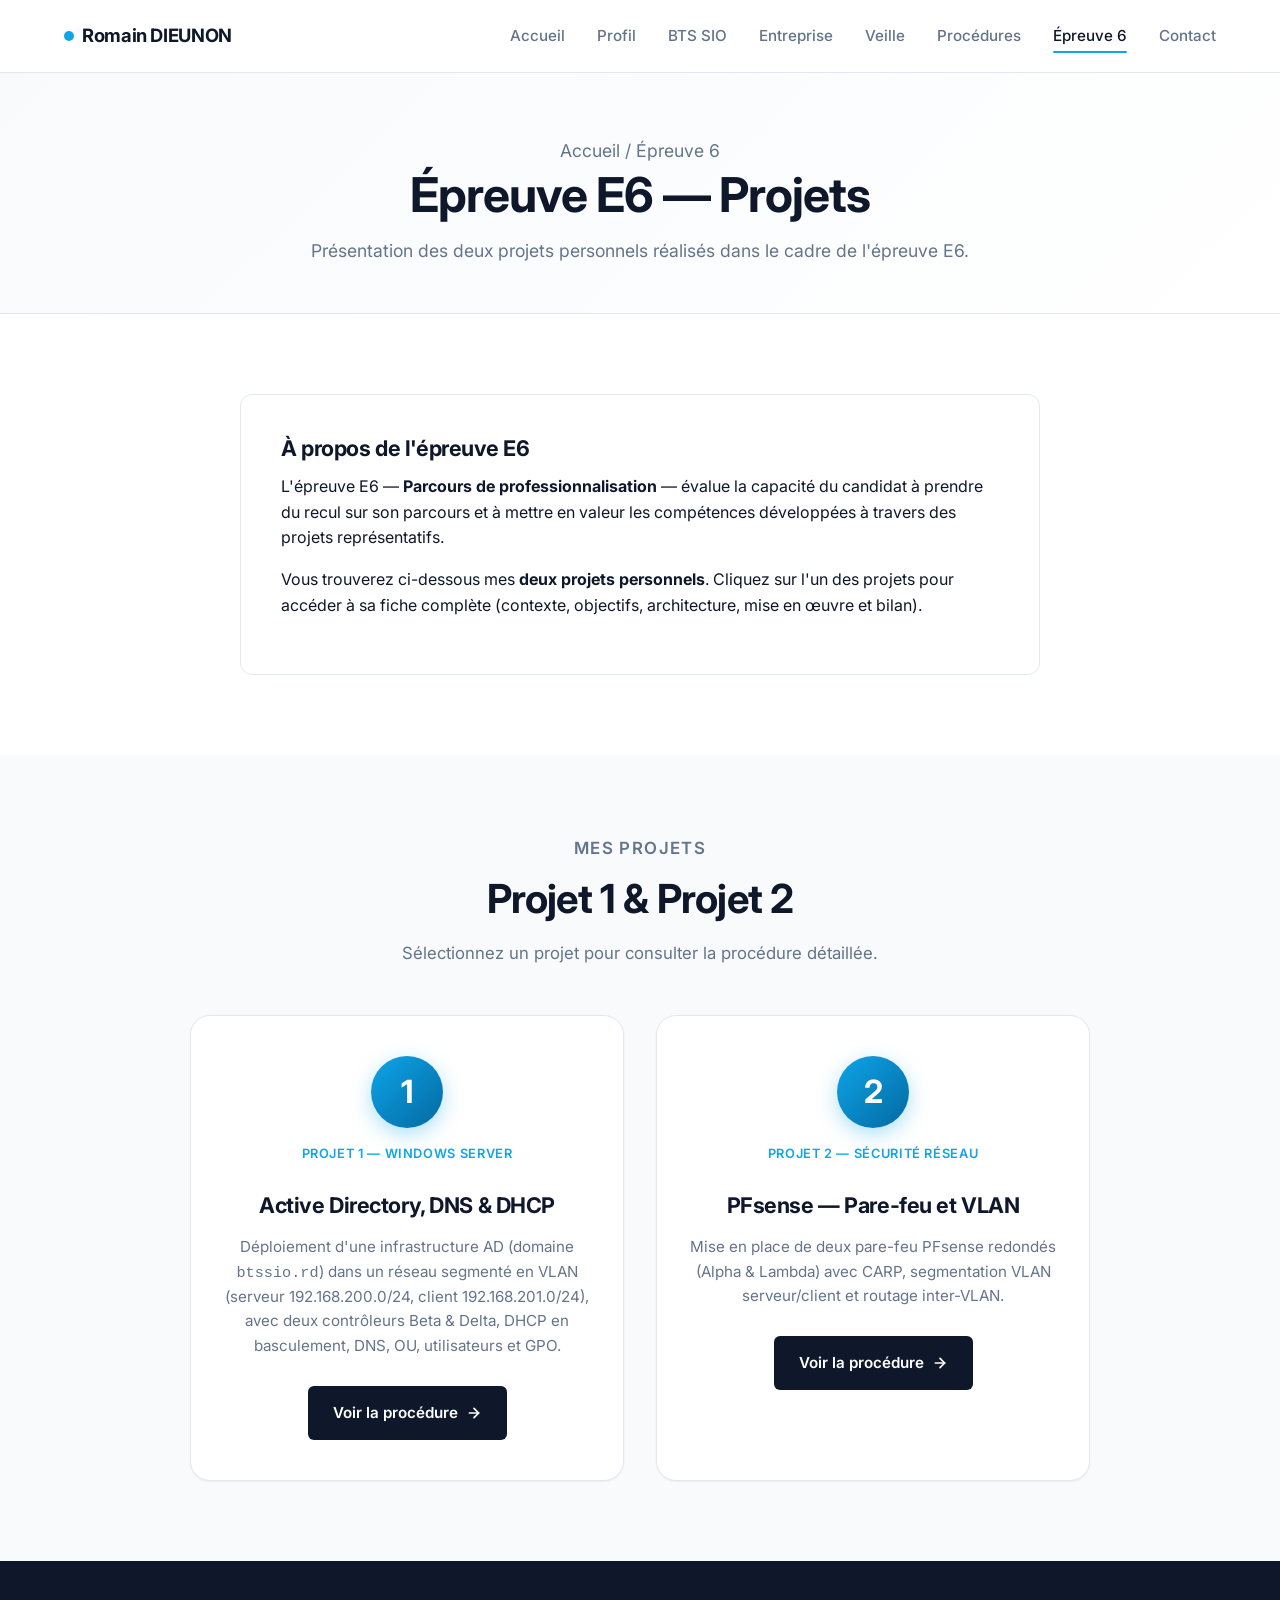
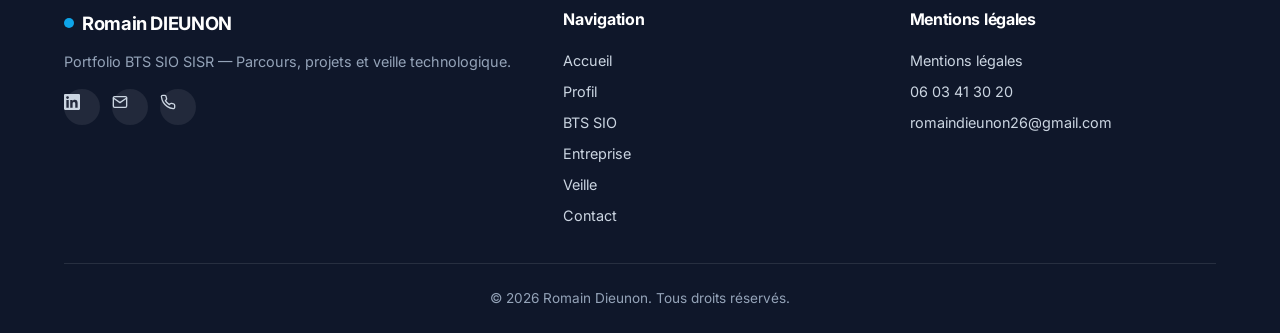
<file: epreuve6.html>
<!DOCTYPE html>
<html lang="fr">
<head>
    <meta charset="UTF-8">
    <meta name="viewport" content="width=device-width, initial-scale=1.0">
    <title>Épreuve 6 — Romain Dieunon</title>
    <meta name="description" content="Épreuve E6 du BTS SIO — Projets personnels.">
    <link rel="preconnect" href="https://fonts.googleapis.com">
    <link rel="preconnect" href="https://fonts.gstatic.com" crossorigin>
    <link href="https://fonts.googleapis.com/css2?family=Inter:wght@400;500;600;700&display=swap" rel="stylesheet">
    <link rel="stylesheet" href="css/style.css">
    <link rel="icon" href="data:image/svg+xml,%3Csvg xmlns='http://www.w3.org/2000/svg' viewBox='0 0 32 32'%3E%3Ccircle cx='16' cy='16' r='14' fill='%230ea5e9'/%3E%3Ctext x='50%25' y='55%25' text-anchor='middle' dominant-baseline='middle' fill='white' font-family='Inter,sans-serif' font-size='14' font-weight='700'%3ERD%3C/text%3E%3C/svg%3E">
    <style>
        .project-duo {
            display: grid;
            grid-template-columns: repeat(2, 1fr);
            gap: 2rem;
            margin-top: 1rem;
            max-width: 900px;
            margin-left: auto;
            margin-right: auto;
        }
        .project-big-card {
            background: var(--bg);
            border: 1px solid var(--border);
            border-radius: var(--radius-lg);
            padding: 2.5rem 2rem;
            text-align: center;
            box-shadow: var(--shadow-sm);
            transition: transform .25s ease, box-shadow .25s ease, border-color .25s ease;
            display: flex;
            flex-direction: column;
            align-items: center;
            gap: 1rem;
        }
        .project-big-card:hover {
            transform: translateY(-6px);
            box-shadow: var(--shadow-md);
            border-color: var(--primary);
        }
        .project-big-card .project-number {
            width: 72px;
            height: 72px;
            border-radius: 50%;
            background: linear-gradient(135deg, #0ea5e9 0%, #0369a1 100%);
            color: #fff;
            display: flex;
            align-items: center;
            justify-content: center;
            font-size: 2rem;
            font-weight: 700;
            box-shadow: 0 6px 20px rgba(14, 165, 233, 0.35);
        }
        .project-big-card h3 {
            margin: 0.25rem 0 0;
            font-size: 1.35rem;
        }
        .project-big-card p {
            color: var(--text-muted);
            font-size: 0.95rem;
            margin: 0;
        }
        .project-big-card .btn {
            margin-top: 0.75rem;
        }
        @media (max-width: 760px) {
            .project-duo { grid-template-columns: 1fr; }
        }
    </style>
</head>
<body>

<nav class="navbar">
    <div class="container nav-wrap">
        <a href="index.html" class="logo"><span class="logo-dot"></span>Romain DIEUNON</a>
        <button class="nav-toggle" aria-label="Ouvrir le menu"><span></span><span></span><span></span></button>
        <ul class="nav-links">
            <li><a href="index.html">Accueil</a></li>
            <li><a href="profil.html">Profil</a></li>
            <li><a href="bts-sio.html">BTS SIO</a></li>
            <li><a href="entreprise.html">Entreprise</a></li>
            <li><a href="veille.html">Veille</a></li>
            <li><a href="epreuve5.html">Procédures</a></li>
            <li><a href="epreuve6.html" class="active">Épreuve 6</a></li>
            <li><a href="contact.html">Contact</a></li>
        </ul>
    </div>
</nav>

<section class="page-hero">
    <div class="container">
        <p class="breadcrumb"><a href="index.html">Accueil</a> / Épreuve 6</p>
        <h1>Épreuve E6 — Projets</h1>
        <p>Présentation des deux projets personnels réalisés dans le cadre de l'épreuve E6.</p>
    </div>
</section>

<!-- PRÉSENTATION -->
<section>
    <div class="container">
        <div class="content-block fade-in">
            <h3>À propos de l'épreuve E6</h3>
            <p>
                L'épreuve E6 — <strong>Parcours de professionnalisation</strong> — évalue la capacité du candidat
                à prendre du recul sur son parcours et à mettre en valeur les compétences développées à travers
                des projets représentatifs.
            </p>
            <p>
                Vous trouverez ci-dessous mes <strong>deux projets personnels</strong>. Cliquez sur l'un des
                projets pour accéder à sa fiche complète (contexte, objectifs, architecture, mise en œuvre
                et bilan).
            </p>
        </div>
    </div>
</section>

<!-- PROJETS -->
<section class="section-alt">
    <div class="container">
        <div class="section-header fade-in">
            <p class="section-kicker">Mes projets</p>
            <h2>Projet 1 &amp; Projet 2</h2>
            <p>Sélectionnez un projet pour consulter la procédure détaillée.</p>
        </div>

        <div class="project-duo">

            <div class="project-big-card fade-in">
                <div class="project-number">1</div>
                <span class="project-type">Projet 1 — Windows Server</span>
                <h3>Active Directory, DNS &amp; DHCP</h3>
                <p>Déploiement d'une infrastructure AD (domaine <code>btssio.rd</code>) dans un réseau segmenté en VLAN (serveur 192.168.200.0/24, client 192.168.201.0/24), avec deux contrôleurs Beta &amp; Delta, DHCP en basculement, DNS, OU, utilisateurs et GPO.</p>
                <a href="projet1.html" class="btn btn-primary">
                    Voir la procédure
                    <svg width="16" height="16" viewBox="0 0 24 24" fill="none" stroke="currentColor" stroke-width="2.5" stroke-linecap="round" stroke-linejoin="round"><line x1="5" y1="12" x2="19" y2="12"/><polyline points="12 5 19 12 12 19"/></svg>
                </a>
            </div>

            <div class="project-big-card fade-in">
                <div class="project-number">2</div>
                <span class="project-type">Projet 2 — Sécurité réseau</span>
                <h3>PFsense — Pare-feu et VLAN</h3>
                <p>Mise en place de deux pare-feu PFsense redondés (Alpha &amp; Lambda) avec CARP, segmentation VLAN serveur/client et routage inter-VLAN.</p>
                <a href="projet2.html" class="btn btn-primary">
                    Voir la procédure
                    <svg width="16" height="16" viewBox="0 0 24 24" fill="none" stroke="currentColor" stroke-width="2.5" stroke-linecap="round" stroke-linejoin="round"><line x1="5" y1="12" x2="19" y2="12"/><polyline points="12 5 19 12 12 19"/></svg>
                </a>
            </div>

        </div>

    </div>
</section>

<footer class="footer">
    <div class="container">
        <div class="footer-grid">
            <div>
                <div class="logo" style="color:white; margin-bottom: 0.75rem;"><span class="logo-dot"></span>Romain DIEUNON</div>
                <p style="color:#94a3b8; font-size: 0.9rem;">Portfolio BTS SIO SISR — Parcours, projets et veille technologique.</p>
                <div class="socials">
                    <a href="http://www.linkedin.com/in/romain-dieunon-813894375" target="_blank" rel="noopener" class="social-link" aria-label="LinkedIn"><svg width="16" height="16" viewBox="0 0 24 24" fill="currentColor"><path d="M20.447 20.452h-3.554v-5.569c0-1.328-.027-3.037-1.852-3.037-1.853 0-2.136 1.445-2.136 2.939v5.667H9.351V9h3.414v1.561h.046c.477-.9 1.637-1.85 3.37-1.85 3.601 0 4.267 2.37 4.267 5.455v6.286zM5.337 7.433a2.062 2.062 0 0 1-2.063-2.065 2.063 2.063 0 1 1 2.063 2.065zm1.782 13.019H3.555V9h3.564v11.452zM22.225 0H1.771C.792 0 0 .774 0 1.729v20.542C0 23.227.792 24 1.771 24h20.451C23.2 24 24 23.227 24 22.271V1.729C24 .774 23.2 0 22.222 0h.003z"/></svg></a>
                    <a href="https://mail.google.com/mail/?view=cm&fs=1&to=romaindieunon26@gmail.com" target="_blank" rel="noopener" class="social-link" aria-label="Email"><svg width="16" height="16" viewBox="0 0 24 24" fill="none" stroke="currentColor" stroke-width="2" stroke-linecap="round" stroke-linejoin="round"><path d="M4 4h16c1.1 0 2 .9 2 2v12c0 1.1-.9 2-2 2H4c-1.1 0-2-.9-2-2V6c0-1.1.9-2 2-2z"/><polyline points="22,6 12,13 2,6"/></svg></a>
                    <a href="tel:0603413020" class="social-link" aria-label="Téléphone"><svg width="16" height="16" viewBox="0 0 24 24" fill="none" stroke="currentColor" stroke-width="2" stroke-linecap="round" stroke-linejoin="round"><path d="M22 16.92v3a2 2 0 0 1-2.18 2 19.79 19.79 0 0 1-8.63-3.07 19.5 19.5 0 0 1-6-6 19.79 19.79 0 0 1-3.07-8.67A2 2 0 0 1 4.11 2h3a2 2 0 0 1 2 1.72 12.84 12.84 0 0 0 .7 2.81 2 2 0 0 1-.45 2.11L8.09 9.91a16 16 0 0 0 6 6l1.27-1.27a2 2 0 0 1 2.11-.45 12.84 12.84 0 0 0 2.81.7A2 2 0 0 1 22 16.92z"/></svg></a>
                </div>
            </div>
            <div>
                <h4>Navigation</h4>
                <a href="index.html">Accueil</a>
                <a href="profil.html">Profil</a>
                <a href="bts-sio.html">BTS SIO</a>
                <a href="entreprise.html">Entreprise</a>
                <a href="veille.html">Veille</a>
                <a href="contact.html">Contact</a>
            </div>
            <div>
                <h4>Mentions légales</h4>
                <a href="mentions-legales.html">Mentions légales</a>
                <a href="tel:0603413020">06 03 41 30 20</a>
                <a href="https://mail.google.com/mail/?view=cm&fs=1&to=romaindieunon26@gmail.com" target="_blank" rel="noopener">romaindieunon26@gmail.com</a>
            </div>
        </div>
        <div class="footer-bottom">
            © <span id="year"></span> Romain Dieunon. Tous droits réservés.
        </div>
    </div>
</footer>

<script src="js/script.js"></script>
</body>
</html>
</file>
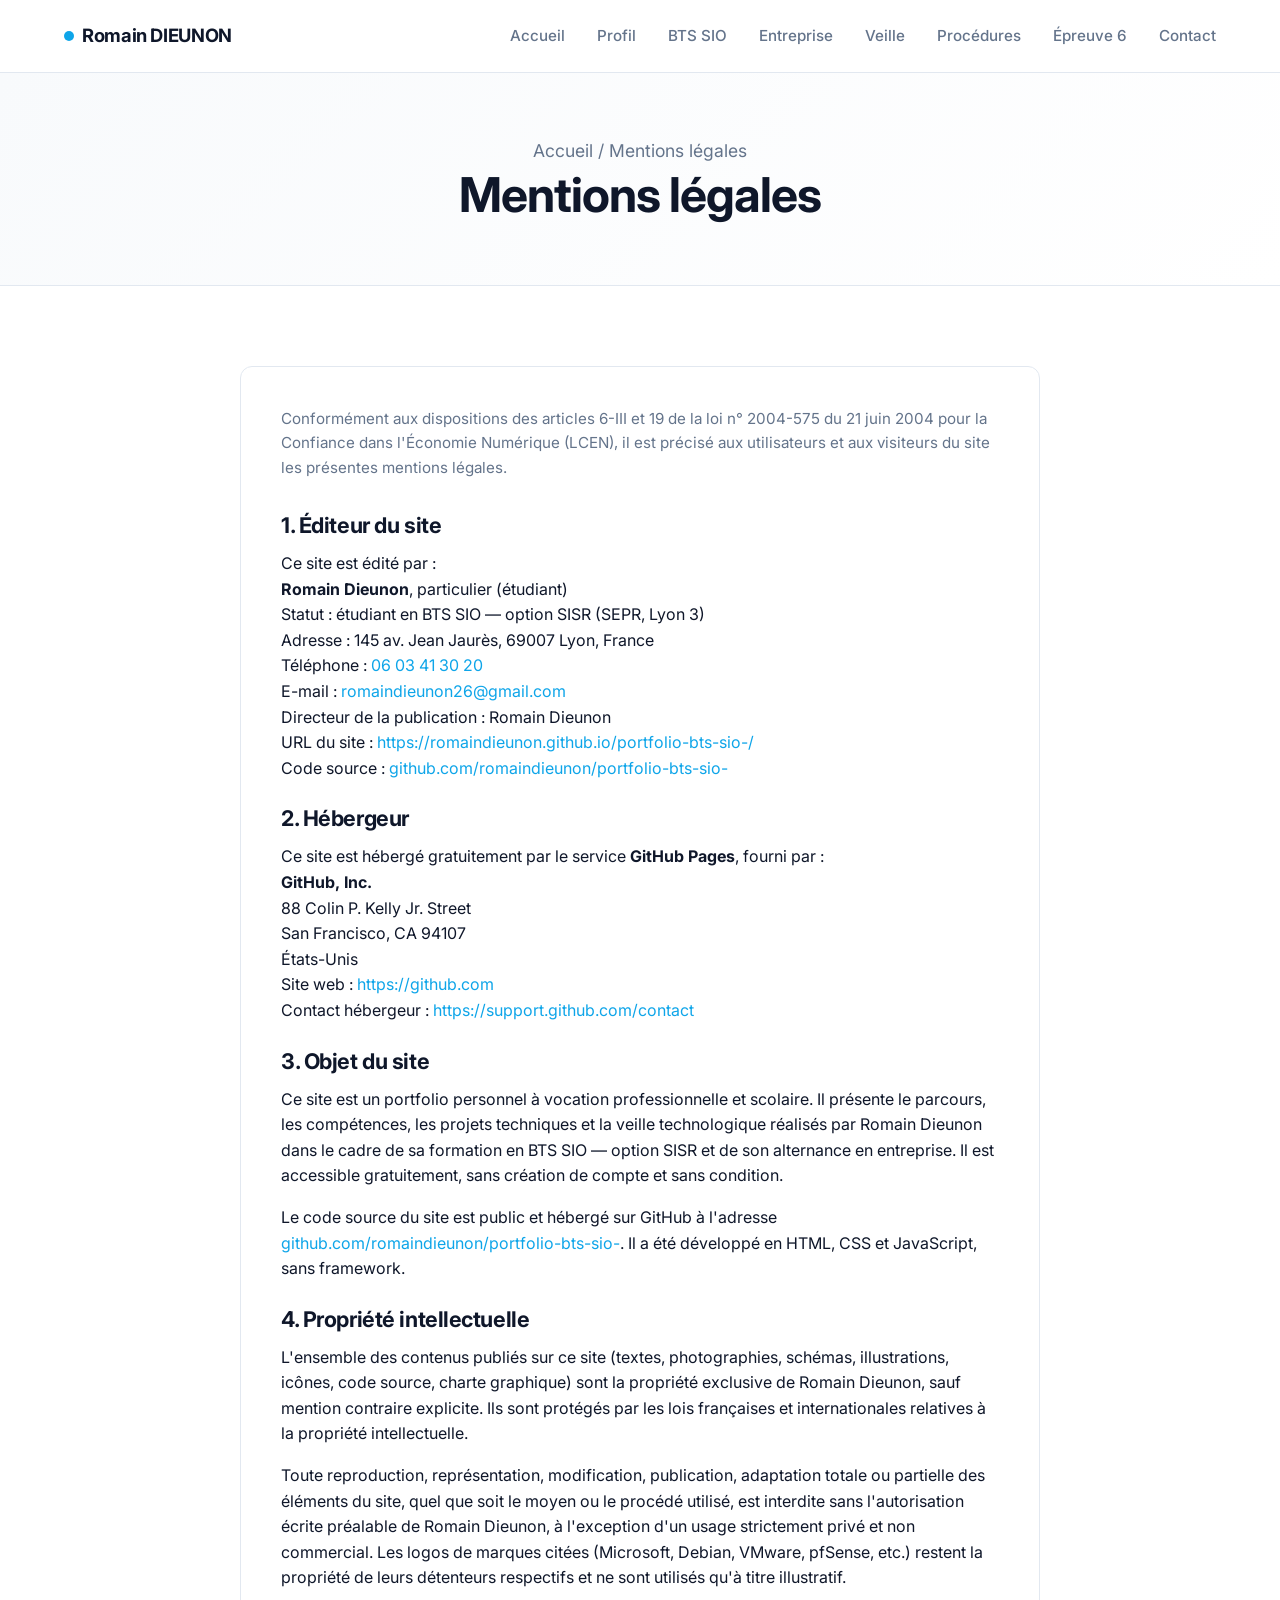
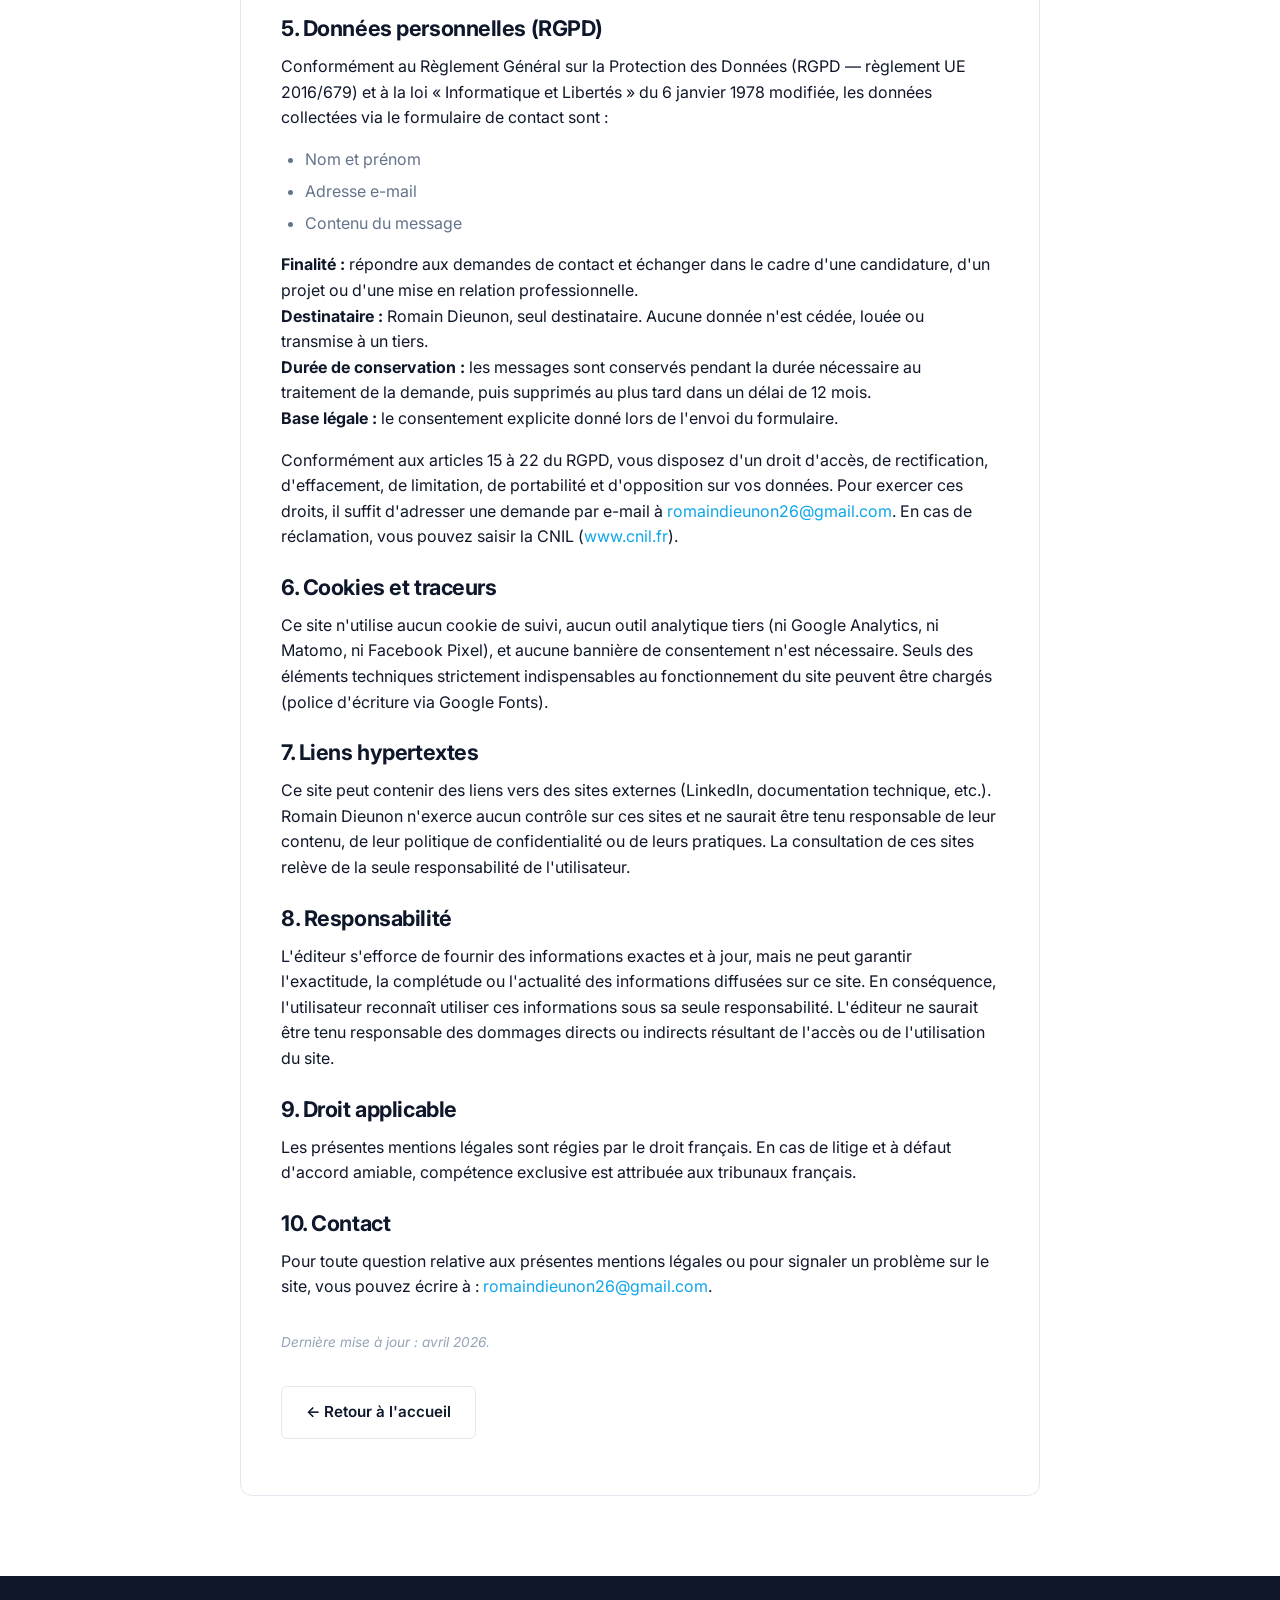
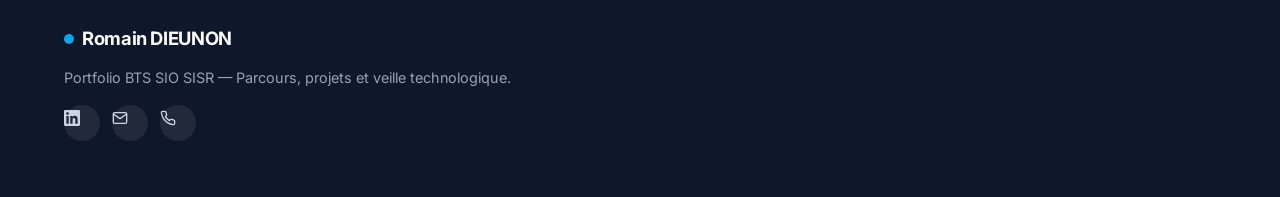
<file: mentions-legales.html>
<!DOCTYPE html>
<html lang="fr">
<head>
    <meta charset="UTF-8">
    <meta name="viewport" content="width=device-width, initial-scale=1.0">
    <title>Mentions légales — Romain Dieunon</title>
    <meta name="description" content="Mentions légales du portfolio de Romain Dieunon.">
    <link rel="preconnect" href="https://fonts.googleapis.com">
    <link rel="preconnect" href="https://fonts.gstatic.com" crossorigin>
    <link href="https://fonts.googleapis.com/css2?family=Inter:wght@400;500;600;700&display=swap" rel="stylesheet">
    <link rel="stylesheet" href="css/style.css">
    <link rel="icon" href="data:image/svg+xml,%3Csvg xmlns='http://www.w3.org/2000/svg' viewBox='0 0 32 32'%3E%3Ccircle cx='16' cy='16' r='14' fill='%230ea5e9'/%3E%3Ctext x='50%25' y='55%25' text-anchor='middle' dominant-baseline='middle' fill='white' font-family='Inter,sans-serif' font-size='14' font-weight='700'%3ERD%3C/text%3E%3C/svg%3E">
</head>
<body>

<nav class="navbar">
    <div class="container nav-wrap">
        <a href="index.html" class="logo"><span class="logo-dot"></span>Romain DIEUNON</a>
        <button class="nav-toggle" aria-label="Ouvrir le menu"><span></span><span></span><span></span></button>
        <ul class="nav-links">
            <li><a href="index.html">Accueil</a></li>
            <li><a href="profil.html">Profil</a></li>
            <li><a href="bts-sio.html">BTS SIO</a></li>
            <li><a href="entreprise.html">Entreprise</a></li>
            <li><a href="veille.html">Veille</a></li>
            <li><a href="epreuve5.html">Procédures</a></li>
            <li><a href="epreuve6.html">Épreuve 6</a></li>
            <li><a href="contact.html">Contact</a></li>
        </ul>
    </div>
</nav>

<section class="page-hero">
    <div class="container">
        <p class="breadcrumb"><a href="index.html">Accueil</a> / Mentions légales</p>
        <h1>Mentions légales</h1>
    </div>
</section>

<section>
    <div class="container">
        <div class="content-block fade-in">

            <p style="color: var(--text-muted); font-size: 0.95rem; margin-bottom: 2rem;">
                Conformément aux dispositions des articles 6-III et 19 de la loi n° 2004-575 du 21 juin 2004
                pour la Confiance dans l'Économie Numérique (LCEN), il est précisé aux utilisateurs et aux visiteurs du site
                les présentes mentions légales.
            </p>

            <h3>1. Éditeur du site</h3>
            <p>
                Ce site est édité par :<br>
                <strong>Romain Dieunon</strong>, particulier (étudiant)<br>
                Statut : étudiant en BTS SIO — option SISR (SEPR, Lyon 3)<br>
                Adresse : 145 av. Jean Jaurès, 69007 Lyon, France<br>
                Téléphone : <a href="tel:0603413020">06 03 41 30 20</a><br>
                E-mail : <a href="https://mail.google.com/mail/?view=cm&fs=1&to=romaindieunon26@gmail.com" target="_blank" rel="noopener">romaindieunon26@gmail.com</a><br>
                Directeur de la publication : Romain Dieunon<br>
                URL du site : <a href="https://romaindieunon.github.io/portfolio-bts-sio-/" target="_blank" rel="noopener">https://romaindieunon.github.io/portfolio-bts-sio-/</a><br>
                Code source : <a href="https://github.com/romaindieunon/portfolio-bts-sio-" target="_blank" rel="noopener">github.com/romaindieunon/portfolio-bts-sio-</a>
            </p>

            <h3>2. Hébergeur</h3>
            <p>
                Ce site est hébergé gratuitement par le service <strong>GitHub Pages</strong>, fourni par :<br>
                <strong>GitHub, Inc.</strong><br>
                88 Colin P. Kelly Jr. Street<br>
                San Francisco, CA 94107<br>
                États-Unis<br>
                Site web : <a href="https://github.com" target="_blank" rel="noopener">https://github.com</a><br>
                Contact hébergeur : <a href="https://support.github.com/contact" target="_blank" rel="noopener">https://support.github.com/contact</a>
            </p>

            <h3>3. Objet du site</h3>
            <p>
                Ce site est un portfolio personnel à vocation professionnelle et scolaire. Il présente le parcours,
                les compétences, les projets techniques et la veille technologique réalisés par Romain Dieunon
                dans le cadre de sa formation en BTS SIO — option SISR et de son alternance en entreprise.
                Il est accessible gratuitement, sans création de compte et sans condition.
            </p>
            <p>
                Le code source du site est public et hébergé sur GitHub à l'adresse
                <a href="https://github.com/romaindieunon/portfolio-bts-sio-" target="_blank" rel="noopener">github.com/romaindieunon/portfolio-bts-sio-</a>.
                Il a été développé en HTML, CSS et JavaScript, sans framework.
            </p>

            <h3>4. Propriété intellectuelle</h3>
            <p>
                L'ensemble des contenus publiés sur ce site (textes, photographies, schémas, illustrations,
                icônes, code source, charte graphique) sont la propriété exclusive de Romain Dieunon,
                sauf mention contraire explicite. Ils sont protégés par les lois françaises et internationales
                relatives à la propriété intellectuelle.
            </p>
            <p>
                Toute reproduction, représentation, modification, publication, adaptation totale ou partielle
                des éléments du site, quel que soit le moyen ou le procédé utilisé, est interdite sans l'autorisation
                écrite préalable de Romain Dieunon, à l'exception d'un usage strictement privé et non commercial.
                Les logos de marques citées (Microsoft, Debian, VMware, pfSense, etc.) restent la propriété de
                leurs détenteurs respectifs et ne sont utilisés qu'à titre illustratif.
            </p>

            <h3>5. Données personnelles (RGPD)</h3>
            <p>
                Conformément au Règlement Général sur la Protection des Données (RGPD — règlement UE 2016/679)
                et à la loi « Informatique et Libertés » du 6 janvier 1978 modifiée, les données collectées via
                le formulaire de contact sont :
            </p>
            <ul style="color: var(--text-muted); margin: 0.5rem 0 1rem 1.5rem;">
                <li>Nom et prénom</li>
                <li>Adresse e-mail</li>
                <li>Contenu du message</li>
            </ul>
            <p>
                <strong>Finalité :</strong> répondre aux demandes de contact et échanger dans le cadre d'une
                candidature, d'un projet ou d'une mise en relation professionnelle.<br>
                <strong>Destinataire :</strong> Romain Dieunon, seul destinataire. Aucune donnée n'est cédée,
                louée ou transmise à un tiers.<br>
                <strong>Durée de conservation :</strong> les messages sont conservés pendant la durée nécessaire
                au traitement de la demande, puis supprimés au plus tard dans un délai de 12 mois.<br>
                <strong>Base légale :</strong> le consentement explicite donné lors de l'envoi du formulaire.
            </p>
            <p>
                Conformément aux articles 15 à 22 du RGPD, vous disposez d'un droit d'accès, de rectification,
                d'effacement, de limitation, de portabilité et d'opposition sur vos données. Pour exercer ces droits,
                il suffit d'adresser une demande par e-mail à
                <a href="https://mail.google.com/mail/?view=cm&fs=1&to=romaindieunon26@gmail.com" target="_blank" rel="noopener">romaindieunon26@gmail.com</a>.
                En cas de réclamation, vous pouvez saisir la CNIL (<a href="https://www.cnil.fr" target="_blank" rel="noopener">www.cnil.fr</a>).
            </p>

            <h3>6. Cookies et traceurs</h3>
            <p>
                Ce site n'utilise aucun cookie de suivi, aucun outil analytique tiers (ni Google Analytics,
                ni Matomo, ni Facebook Pixel), et aucune bannière de consentement n'est nécessaire. Seuls des
                éléments techniques strictement indispensables au fonctionnement du site peuvent être chargés
                (police d'écriture via Google Fonts).
            </p>

            <h3>7. Liens hypertextes</h3>
            <p>
                Ce site peut contenir des liens vers des sites externes (LinkedIn, documentation technique, etc.).
                Romain Dieunon n'exerce aucun contrôle sur ces sites et ne saurait être tenu responsable de leur
                contenu, de leur politique de confidentialité ou de leurs pratiques. La consultation de ces sites
                relève de la seule responsabilité de l'utilisateur.
            </p>

            <h3>8. Responsabilité</h3>
            <p>
                L'éditeur s'efforce de fournir des informations exactes et à jour, mais ne peut garantir l'exactitude,
                la complétude ou l'actualité des informations diffusées sur ce site. En conséquence, l'utilisateur
                reconnaît utiliser ces informations sous sa seule responsabilité. L'éditeur ne saurait être tenu
                responsable des dommages directs ou indirects résultant de l'accès ou de l'utilisation du site.
            </p>

            <h3>9. Droit applicable</h3>
            <p>
                Les présentes mentions légales sont régies par le droit français. En cas de litige et à défaut
                d'accord amiable, compétence exclusive est attribuée aux tribunaux français.
            </p>

            <h3>10. Contact</h3>
            <p>
                Pour toute question relative aux présentes mentions légales ou pour signaler un problème sur
                le site, vous pouvez écrire à :
                <a href="https://mail.google.com/mail/?view=cm&fs=1&to=romaindieunon26@gmail.com" target="_blank" rel="noopener">romaindieunon26@gmail.com</a>.
            </p>

            <p style="color: var(--text-light); font-size: 0.85rem; margin-top: 2rem; font-style: italic;">
                Dernière mise à jour : avril 2026.
            </p>

            <p style="margin-top: 2rem;"><a href="index.html" class="btn btn-secondary">← Retour à l'accueil</a></p>
        </div>
    </div>
</section>

<footer class="footer">
    <div class="container">
        <div class="footer-grid">
            <div>
                <div class="logo" style="color:white; margin-bottom: 0.75rem;"><span class="logo-dot"></span>Romain DIEUNON</div>
                <p style="color:#94a3b8; font-size: 0.9rem;">Portfolio BTS SIO SISR — Parcours, projets et veille technologique.</p>
                <div class="socials">
                    <a href="http://www.linkedin.com/in/romain-dieunon-813894375" target="_blank" rel="noopener" class="social-link" aria-label="LinkedIn"><svg width="16" height="16" viewBox="0 0 24 24" fill="currentColor"><path d="M20.447 20.452h-3.554v-5.569c0-1.328-.027-3.037-1.852-3.037-1.853 0-2.136 1.445-2.136 2.939v5.667H9.351V9h3.414v1.561h.046c.477-.9 1.637-1.85 3.37-1.85 3.601 0 4.267 2.37 4.267 5.455v6.286zM5.337 7.433a2.062 2.062 0 0 1-2.063-2.065 2.063 2.063 0 1 1 2.063 2.065zm1.782 13.019H3.555V9h3.564v11.452zM22.225 0H1.771C.792 0 0 .774 0 1.729v20.542C0 23.227.792 24 1.771 24h20.451C23.2 24 24 23.227 24 22.271V1.729C24 .774 23.2 0 22.222 0h.003z"/></svg></a>
                    <a href="https://mail.google.com/mail/?view=cm&fs=1&to=romaindieunon26@gmail.com" target="_blank" rel="noopener" class="social-link" aria-label="Email"><svg width="16" height="16" viewBox="0 0 24 24" fill="none" stroke="currentColor" stroke-width="2" stroke-linecap="round" stroke-linejoin="round"><path d="M4 4h16c1.1 0 2 .9 2 2v12c0 1.1-.9 2-2 2H4c-1.1 0-2-.9-2-2V6c0-1.1.9-2 2-2z"/><polyline points="22,6 12,13 2,6"/></svg></a>
                    <a href="tel:0603413020" class="social-link" aria-label="Téléphone"><svg width="16" height="16" viewBox="0 0 24 24" fill="none" stroke="currentColor" stroke-width="2" stroke-linecap="round" stroke-linejoin="round"><path d="M22 16.92v3a2 2 0 0 1-2.18 2 19.79 19.79 0 0 1-8.63-3.07 19.5 19.5 0 0 1-6-6 19.79 19.79 0 0 1-3.07-8.67A2 2 0 0 1 4.11 2h3a2 2 0 0 1 2 1.72 12.84 12.84 0 0 0 .7 2.81 2 2 0 0 1-.45 2.11L8.09 9.91a16 16 0 0 0 6 6l1.27-1.27a2 2 0 0 1 2.11-.45 12.84 12.84 0 0 0 2.81.7A2 2 0 0 1 22 16.92z"/></svg></a>
                </div>
            </div>
</file>
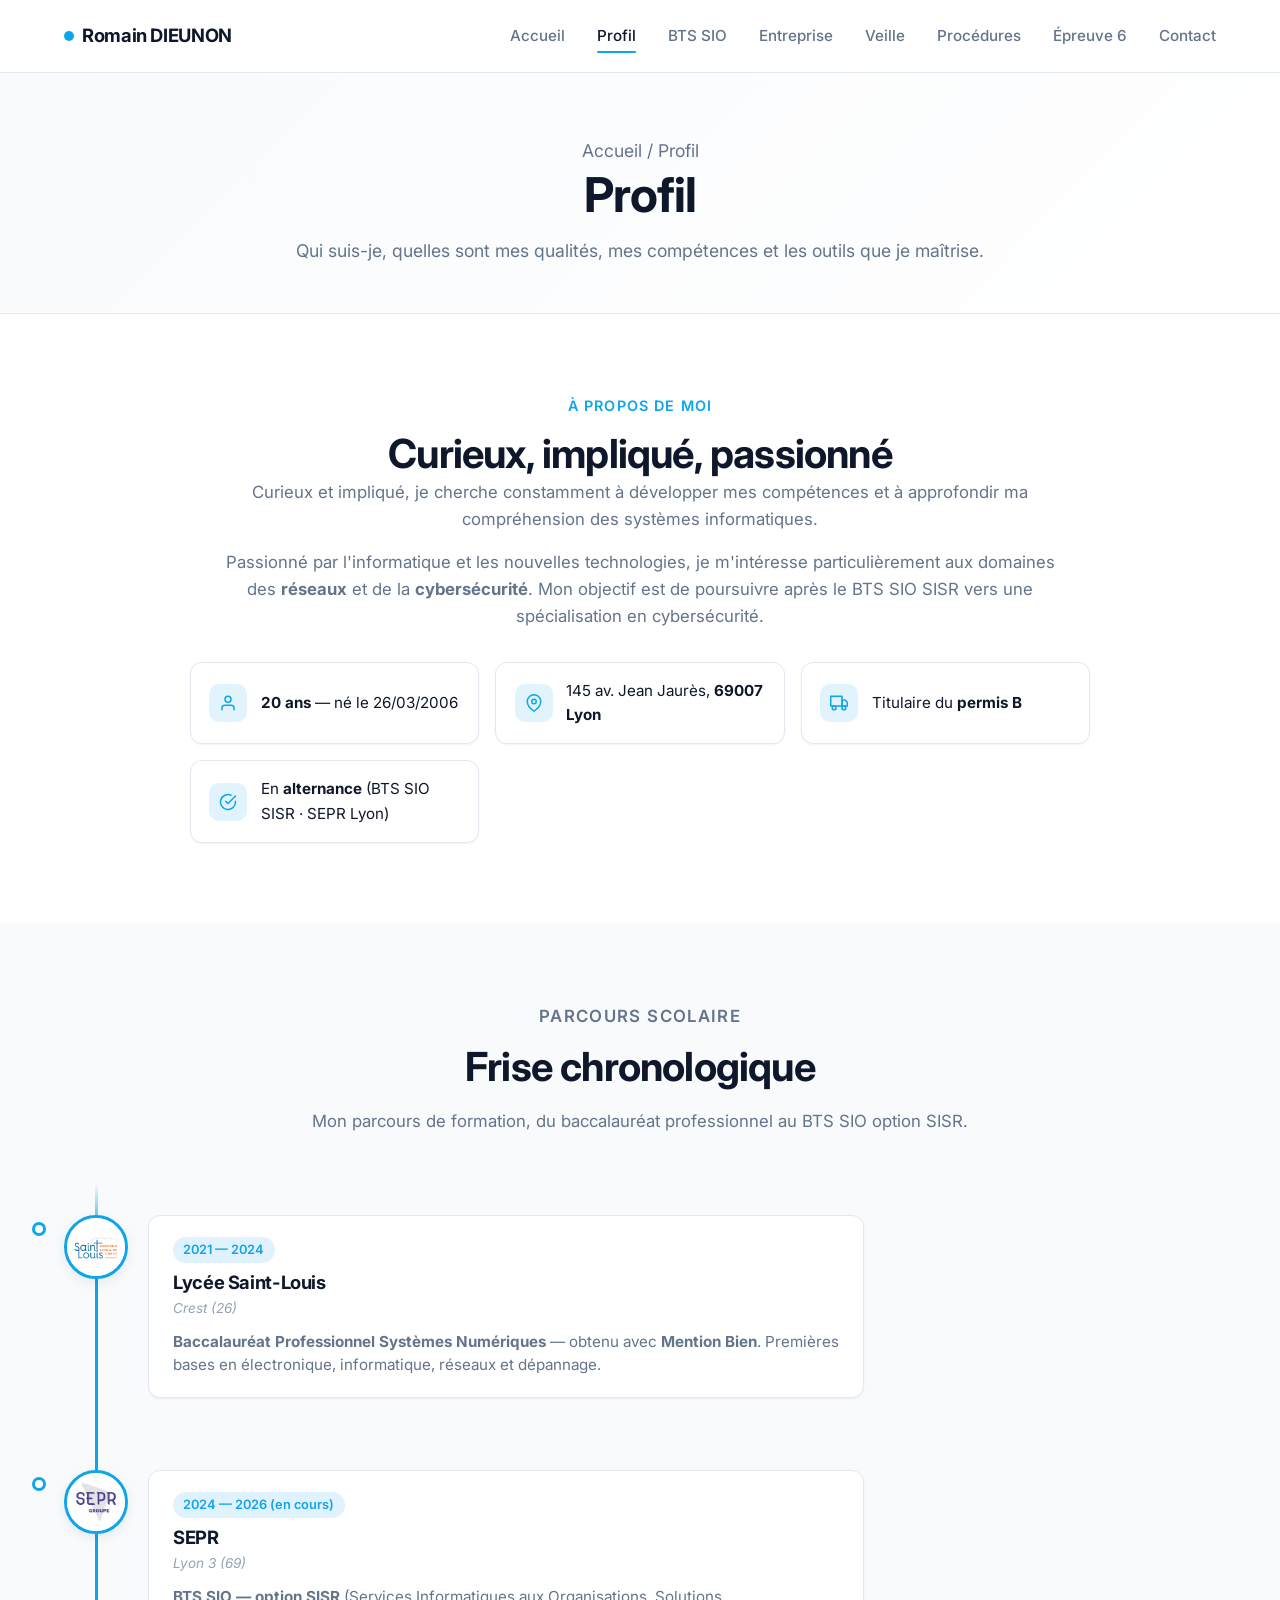
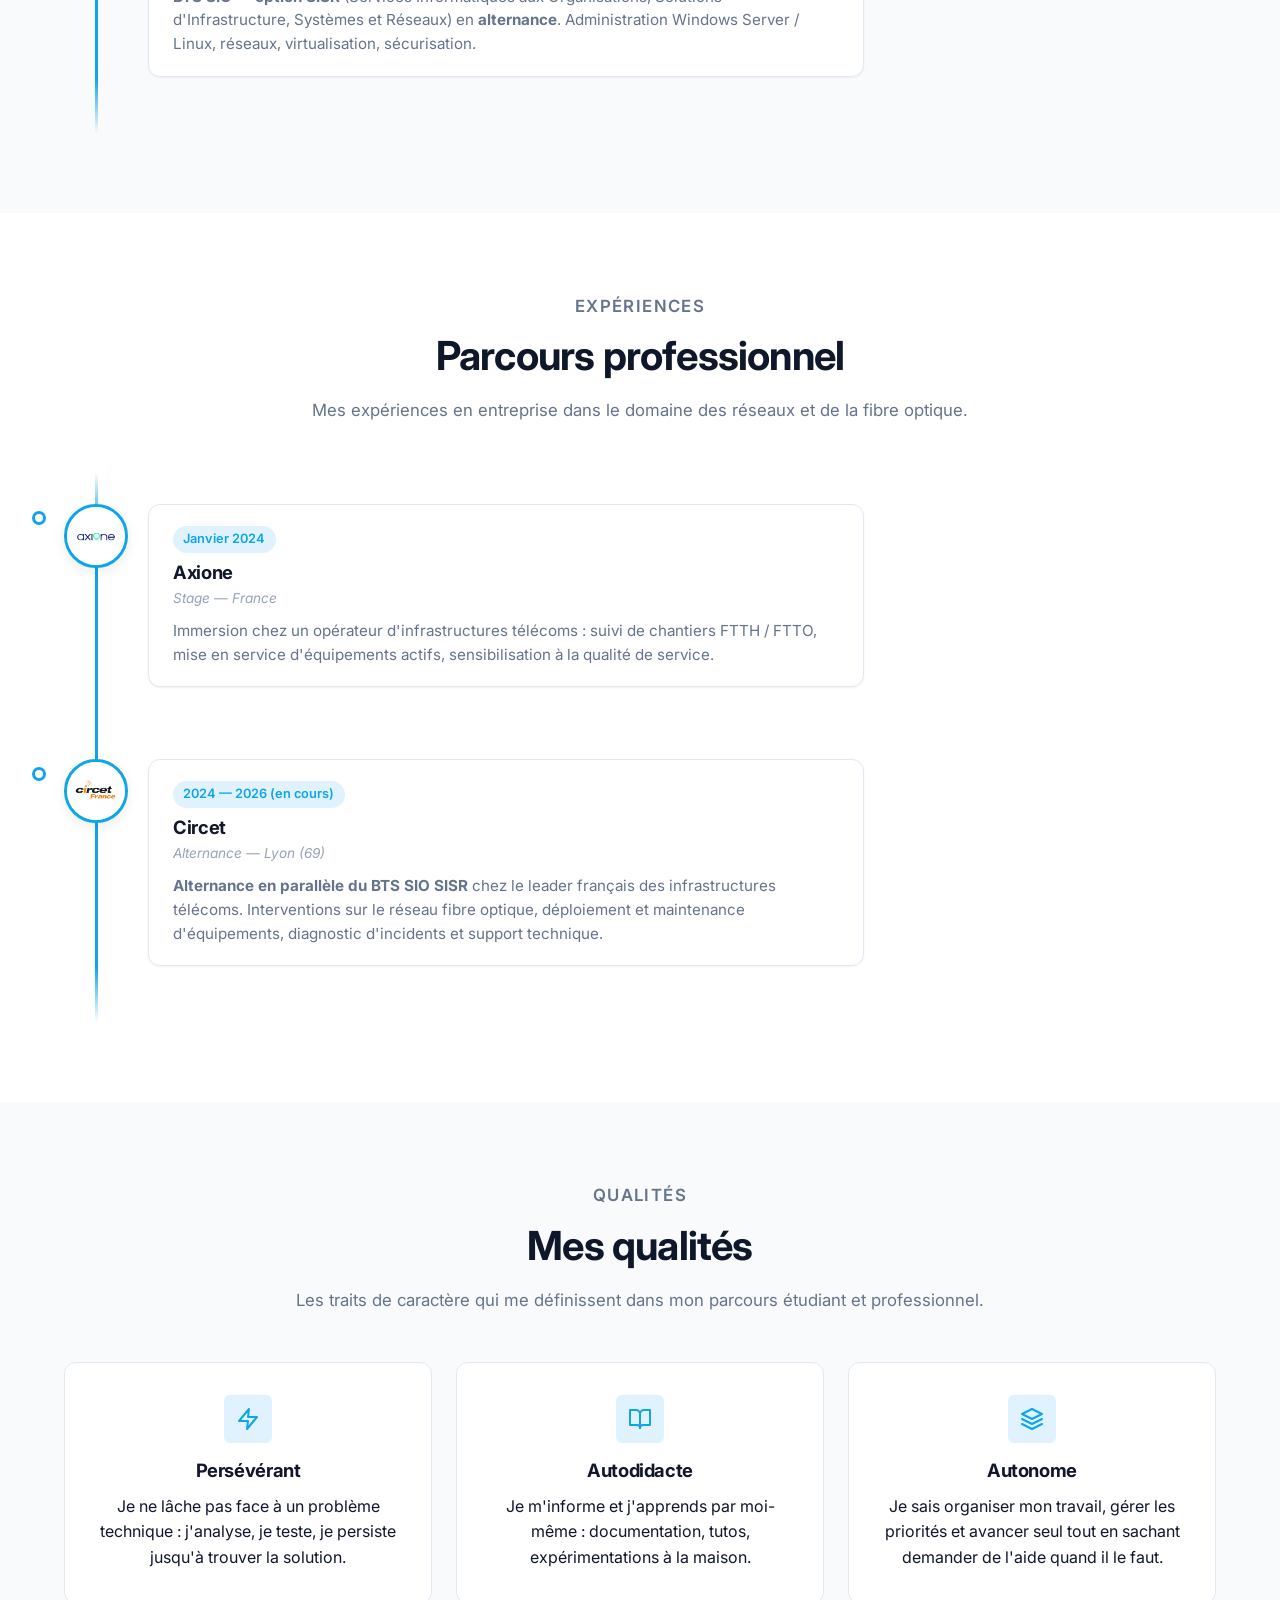
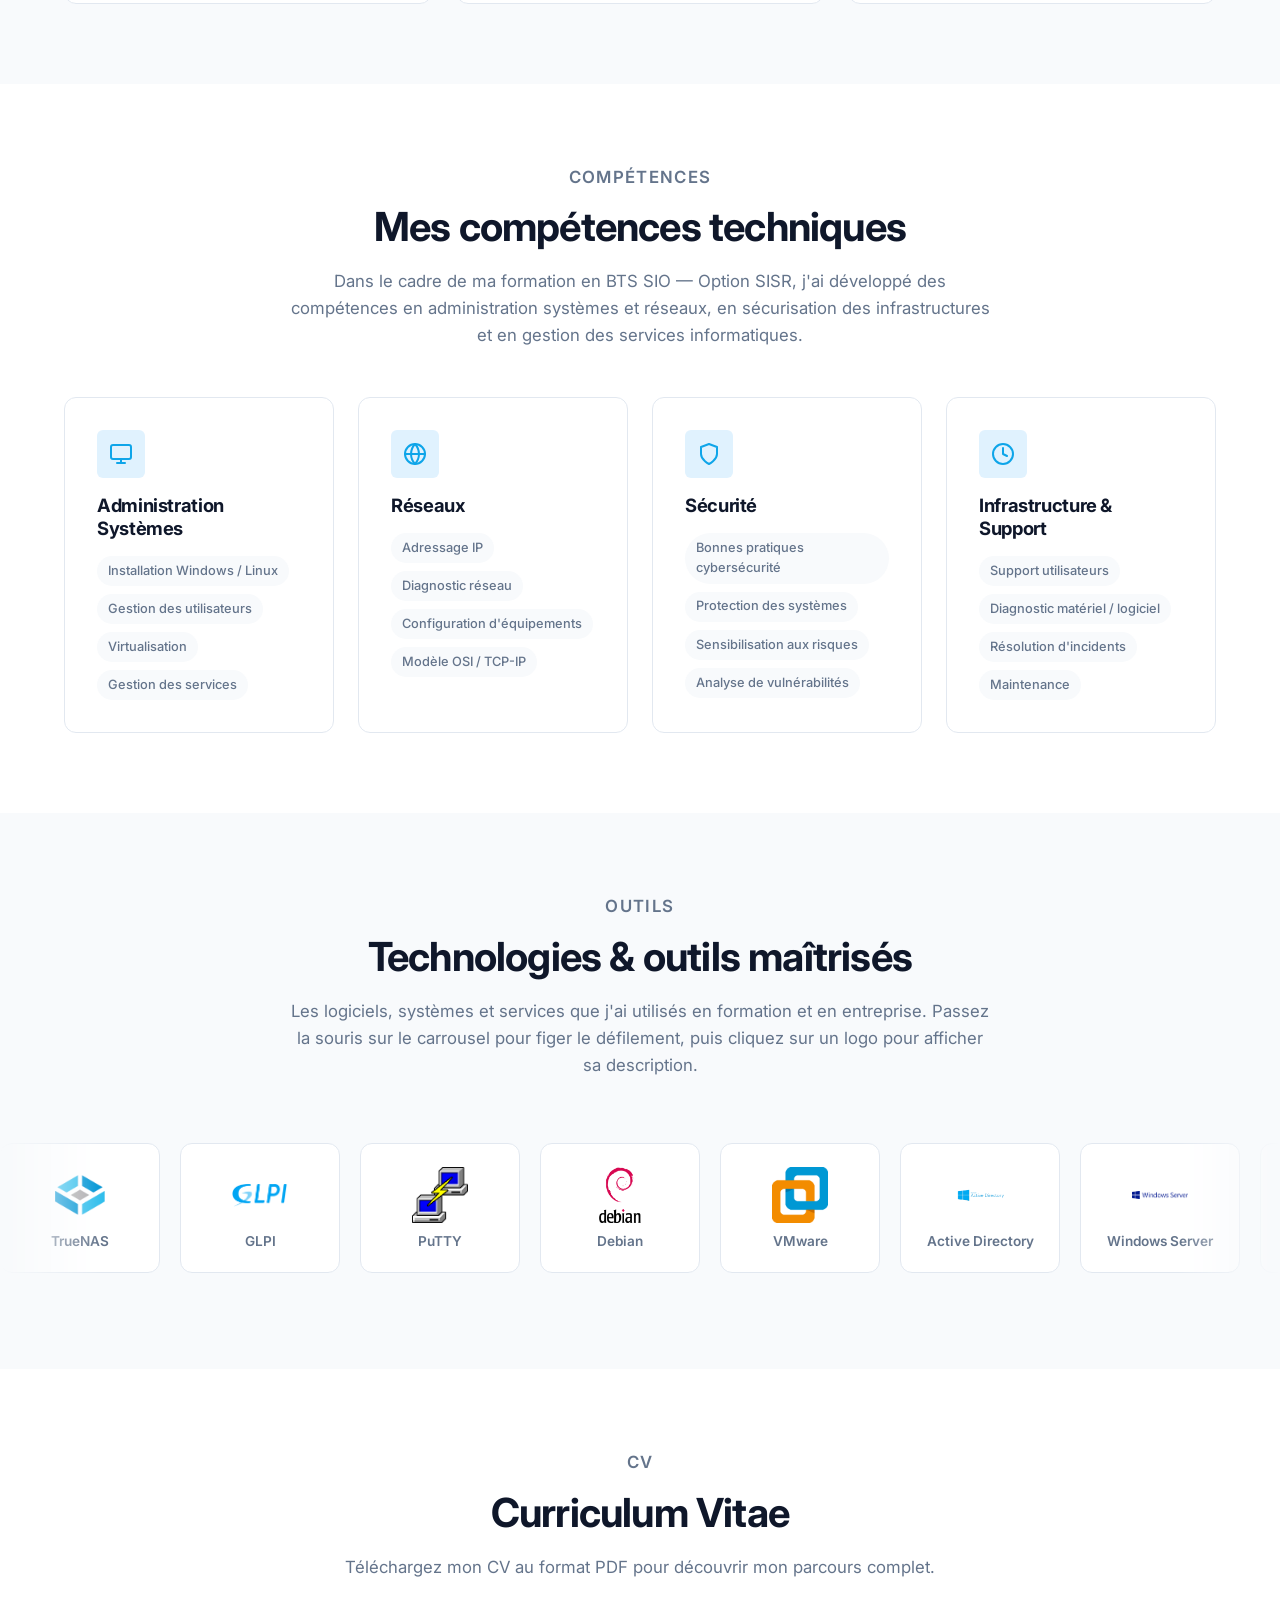
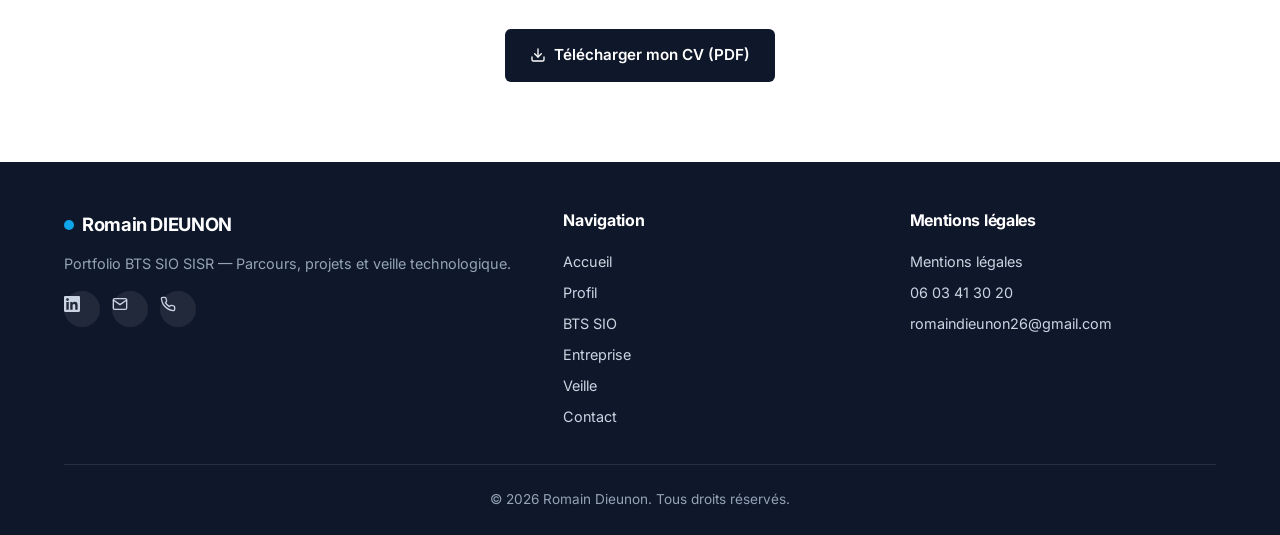
<file: profil.html>
<!DOCTYPE html>
<html lang="fr">
<head>
    <meta charset="UTF-8">
    <meta name="viewport" content="width=device-width, initial-scale=1.0">
    <title>Profil — Romain Dieunon</title>
    <meta name="description" content="À propos, qualités, compétences et CV de Romain Dieunon.">
    <link rel="preconnect" href="https://fonts.googleapis.com">
    <link rel="preconnect" href="https://fonts.gstatic.com" crossorigin>
    <link href="https://fonts.googleapis.com/css2?family=Inter:wght@400;500;600;700&display=swap" rel="stylesheet">
    <link rel="stylesheet" href="css/style.css">
    <link rel="icon" href="data:image/svg+xml,%3Csvg xmlns='http://www.w3.org/2000/svg' viewBox='0 0 32 32'%3E%3Ccircle cx='16' cy='16' r='14' fill='%230ea5e9'/%3E%3Ctext x='50%25' y='55%25' text-anchor='middle' dominant-baseline='middle' fill='white' font-family='Inter,sans-serif' font-size='14' font-weight='700'%3ERD%3C/text%3E%3C/svg%3E">
</head>
<body>

<nav class="navbar">
    <div class="container nav-wrap">
        <a href="index.html" class="logo"><span class="logo-dot"></span>Romain DIEUNON</a>
        <button class="nav-toggle" aria-label="Ouvrir le menu"><span></span><span></span><span></span></button>
        <ul class="nav-links">
            <li><a href="index.html">Accueil</a></li>
            <li><a href="profil.html" class="active">Profil</a></li>
            <li><a href="bts-sio.html">BTS SIO</a></li>
            <li><a href="entreprise.html">Entreprise</a></li>
            <li><a href="veille.html">Veille</a></li>
            <li><a href="epreuve5.html">Procédures</a></li>
            <li><a href="epreuve6.html">Épreuve 6</a></li>
            <li><a href="contact.html">Contact</a></li>
        </ul>
    </div>
</nav>

<section class="page-hero">
    <div class="container">
        <p class="breadcrumb"><a href="index.html">Accueil</a> / Profil</p>
        <h1>Profil</h1>
        <p>Qui suis-je, quelles sont mes qualités, mes compétences et les outils que je maîtrise.</p>
    </div>
</section>

<!-- À PROPOS -->
<section>
    <div class="container">
        <div class="about-wrap fade-in" style="max-width: 860px; margin: 0 auto; text-align: center;">
            <p class="section-kicker">À propos de moi</p>
            <h2>Curieux, impliqué, passionné</h2>
            <p style="color: var(--text-muted); font-size: 1.05rem; margin-bottom: 1rem;">
                Curieux et impliqué, je cherche constamment à développer mes compétences et à approfondir ma compréhension des systèmes informatiques.
            </p>
            <p style="color: var(--text-muted); font-size: 1.05rem; margin-bottom: 2rem;">
                Passionné par l'informatique et les nouvelles technologies, je m'intéresse particulièrement aux domaines des <strong>réseaux</strong> et de la <strong>cybersécurité</strong>. Mon objectif est de poursuivre après le BTS SIO SISR vers une spécialisation en cybersécurité.
            </p>
        </div>

        <div class="profile-facts-grid fade-in" style="display: grid; grid-template-columns: repeat(auto-fit, minmax(230px, 1fr)); gap: 1rem; max-width: 900px; margin: 2rem auto 0;">
            <div style="display: flex; align-items: center; gap: 0.85rem; background: var(--bg); border: 1px solid var(--border); border-radius: var(--radius-md); padding: 1rem 1.15rem; box-shadow: var(--shadow-sm);">
                <span style="display:inline-flex; align-items:center; justify-content:center; width:38px; height:38px; border-radius:10px; background: rgba(14,165,233,0.12); color: var(--primary); flex-shrink:0;">
                    <svg width="18" height="18" viewBox="0 0 24 24" fill="none" stroke="currentColor" stroke-width="2" stroke-linecap="round" stroke-linejoin="round"><path d="M20 21v-2a4 4 0 0 0-4-4H8a4 4 0 0 0-4 4v2"/><circle cx="12" cy="7" r="4"/></svg>
                </span>
                <span style="font-size: 0.95rem;"><strong>20 ans</strong> — né le 26/03/2006</span>
            </div>
            <div style="display: flex; align-items: center; gap: 0.85rem; background: var(--bg); border: 1px solid var(--border); border-radius: var(--radius-md); padding: 1rem 1.15rem; box-shadow: var(--shadow-sm);">
                <span style="display:inline-flex; align-items:center; justify-content:center; width:38px; height:38px; border-radius:10px; background: rgba(14,165,233,0.12); color: var(--primary); flex-shrink:0;">
                    <svg width="18" height="18" viewBox="0 0 24 24" fill="none" stroke="currentColor" stroke-width="2" stroke-linecap="round" stroke-linejoin="round"><path d="M21 10c0 7-9 13-9 13s-9-6-9-13a9 9 0 0 1 18 0z"/><circle cx="12" cy="10" r="3"/></svg>
                </span>
                <span style="font-size: 0.95rem;">145 av. Jean Jaurès, <strong>69007 Lyon</strong></span>
            </div>
            <div style="display: flex; align-items: center; gap: 0.85rem; background: var(--bg); border: 1px solid var(--border); border-radius: var(--radius-md); padding: 1rem 1.15rem; box-shadow: var(--shadow-sm);">
                <span style="display:inline-flex; align-items:center; justify-content:center; width:38px; height:38px; border-radius:10px; background: rgba(14,165,233,0.12); color: var(--primary); flex-shrink:0;">
                    <svg width="18" height="18" viewBox="0 0 24 24" fill="none" stroke="currentColor" stroke-width="2" stroke-linecap="round" stroke-linejoin="round"><rect x="1" y="3" width="15" height="13"/><polygon points="16 8 20 8 23 11 23 16 16 16 16 8"/><circle cx="5.5" cy="18.5" r="2.5"/><circle cx="18.5" cy="18.5" r="2.5"/></svg>
                </span>
                <span style="font-size: 0.95rem;">Titulaire du <strong>permis B</strong></span>
            </div>
            <div style="display: flex; align-items: center; gap: 0.85rem; background: var(--bg); border: 1px solid var(--border); border-radius: var(--radius-md); padding: 1rem 1.15rem; box-shadow: var(--shadow-sm);">
                <span style="display:inline-flex; align-items:center; justify-content:center; width:38px; height:38px; border-radius:10px; background: rgba(14,165,233,0.12); color: var(--primary); flex-shrink:0;">
                    <svg width="18" height="18" viewBox="0 0 24 24" fill="none" stroke="currentColor" stroke-width="2" stroke-linecap="round" stroke-linejoin="round"><path d="M22 11.08V12a10 10 0 1 1-5.93-9.14"/><polyline points="22 4 12 14.01 9 11.01"/></svg>
                </span>
                <span style="font-size: 0.95rem;">En <strong>alternance</strong> (BTS SIO SISR · SEPR Lyon)</span>
            </div>
        </div>
    </div>
</section>

<!-- FRISE CHRONOLOGIQUE -->
<section class="section-alt">
    <div class="container">
        <div class="section-header fade-in">
            <p class="section-kicker">Parcours scolaire</p>
            <h2>Frise chronologique</h2>
            <p>Mon parcours de formation, du baccalauréat professionnel au BTS SIO option SISR.</p>
        </div>

        <ol class="timeline">
            <li class="timeline-item fade-in">
                <div class="timeline-dot">
                    <img src="assets/entreprises/saint-louis.png" alt="Lycée Saint-Louis" loading="lazy">
                </div>
                <div class="timeline-card">
                    <span class="timeline-period">2021 — 2024</span>
                    <h3>Lycée Saint-Louis</h3>
                    <p class="timeline-location">Crest (26)</p>
                    <p class="timeline-desc">
                        <strong>Baccalauréat Professionnel Systèmes Numériques</strong> — obtenu avec <strong>Mention Bien</strong>.
                        Premières bases en électronique, informatique, réseaux et dépannage.
                    </p>
                </div>
            </li>
            <li class="timeline-item fade-in">
                <div class="timeline-dot">
                    <img src="assets/entreprises/sepr.png" alt="SEPR" loading="lazy">
                </div>
                <div class="timeline-card">
                    <span class="timeline-period">2024 — 2026 (en cours)</span>
                    <h3>SEPR</h3>
                    <p class="timeline-location">Lyon 3 (69)</p>
                    <p class="timeline-desc">
                        <strong>BTS SIO — option SISR</strong> (Services Informatiques aux Organisations,
                        Solutions d'Infrastructure, Systèmes et Réseaux) en <strong>alternance</strong>.
                        Administration Windows Server / Linux, réseaux, virtualisation, sécurisation.
                    </p>
                </div>
            </li>
        </ol>
    </div>
</section>

<!-- FRISE PARCOURS PROFESSIONNEL -->
<section>
    <div class="container">
        <div class="section-header fade-in">
            <p class="section-kicker">Expériences</p>
            <h2>Parcours professionnel</h2>
            <p>Mes expériences en entreprise dans le domaine des réseaux et de la fibre optique.</p>
        </div>

        <ol class="timeline">
            <li class="timeline-item fade-in">
                <div class="timeline-dot">
                    <img src="assets/entreprises/axione.png" alt="Axione" loading="lazy">
                </div>
                <div class="timeline-card">
                    <span class="timeline-period">Janvier 2024</span>
                    <h3>Axione</h3>
                    <p class="timeline-location">Stage — France</p>
                    <p class="timeline-desc">
                        Immersion chez un opérateur d'infrastructures télécoms : suivi de chantiers FTTH / FTTO,
                        mise en service d'équipements actifs, sensibilisation à la qualité de service.
                    </p>
                </div>
            </li>
            <li class="timeline-item fade-in">
                <div class="timeline-dot">
                    <img src="assets/entreprises/circet.png" alt="Circet" loading="lazy">
                </div>
                <div class="timeline-card">
                    <span class="timeline-period">2024 — 2026 (en cours)</span>
                    <h3>Circet</h3>
                    <p class="timeline-location">Alternance — Lyon (69)</p>
                    <p class="timeline-desc">
                        <strong>Alternance en parallèle du BTS SIO SISR</strong> chez le leader français des
                        infrastructures télécoms. Interventions sur le réseau fibre optique, déploiement et
                        maintenance d'équipements, diagnostic d'incidents et support technique.
                    </p>
                </div>
            </li>
        </ol>
    </div>
</section>

<!-- QUALITÉS -->
<section class="section-alt">
    <div class="container">
        <div class="section-header fade-in">
            <p class="section-kicker">Qualités</p>
            <h2>Mes qualités</h2>
            <p>Les traits de caractère qui me définissent dans mon parcours étudiant et professionnel.</p>
        </div>
        <div class="skills-grid">
            <div class="skill-card fade-in" style="text-align:center;">
                <div class="skill-icon" style="margin:0 auto 1rem;">
                    <svg width="24" height="24" viewBox="0 0 24 24" fill="none" stroke="currentColor" stroke-width="2" stroke-linecap="round" stroke-linejoin="round"><path d="M13 2L3 14h9l-1 8 10-12h-9l1-8z"/></svg>
                </div>
                <h3>Persévérant</h3>
                <p>Je ne lâche pas face à un problème technique : j'analyse, je teste, je persiste jusqu'à trouver la solution.</p>
            </div>
            <div class="skill-card fade-in" style="text-align:center;">
                <div class="skill-icon" style="margin:0 auto 1rem;">
                    <svg width="24" height="24" viewBox="0 0 24 24" fill="none" stroke="currentColor" stroke-width="2" stroke-linecap="round" stroke-linejoin="round"><path d="M2 3h6a4 4 0 0 1 4 4v14a3 3 0 0 0-3-3H2z"/><path d="M22 3h-6a4 4 0 0 0-4 4v14a3 3 0 0 1 3-3h7z"/></svg>
                </div>
                <h3>Autodidacte</h3>
                <p>Je m'informe et j'apprends par moi-même : documentation, tutos, expérimentations à la maison.</p>
            </div>
            <div class="skill-card fade-in" style="text-align:center;">
                <div class="skill-icon" style="margin:0 auto 1rem;">
                    <svg width="24" height="24" viewBox="0 0 24 24" fill="none" stroke="currentColor" stroke-width="2" stroke-linecap="round" stroke-linejoin="round"><path d="M12 2L2 7l10 5 10-5-10-5z"/><path d="M2 17l10 5 10-5M2 12l10 5 10-5"/></svg>
                </div>
                <h3>Autonome</h3>
                <p>Je sais organiser mon travail, gérer les priorités et avancer seul tout en sachant demander de l'aide quand il le faut.</p>
            </div>
        </div>
    </div>
</section>

<!-- COMPÉTENCES -->
<section>
    <div class="container">
        <div class="section-header fade-in">
            <p class="section-kicker">Compétences</p>
            <h2>Mes compétences techniques</h2>
            <p>Dans le cadre de ma formation en BTS SIO — Option SISR, j'ai développé des compétences en administration systèmes et réseaux, en sécurisation des infrastructures et en gestion des services informatiques.</p>
        </div>
        <div class="skills-grid">
            <div class="skill-card fade-in">
                <div class="skill-icon">
                    <svg width="24" height="24" viewBox="0 0 24 24" fill="none" stroke="currentColor" stroke-width="2" stroke-linecap="round" stroke-linejoin="round"><rect x="2" y="3" width="20" height="14" rx="2"/><line x1="8" y1="21" x2="16" y2="21"/><line x1="12" y1="17" x2="12" y2="21"/></svg>
                </div>
                <h3>Administration Systèmes</h3>
                <div class="skill-tags">
                    <span class="tag">Installation Windows / Linux</span>
                    <span class="tag">Gestion des utilisateurs</span>
                    <span class="tag">Virtualisation</span>
                    <span class="tag">Gestion des services</span>
                </div>
            </div>
            <div class="skill-card fade-in">
                <div class="skill-icon">
                    <svg width="24" height="24" viewBox="0 0 24 24" fill="none" stroke="currentColor" stroke-width="2" stroke-linecap="round" stroke-linejoin="round"><circle cx="12" cy="12" r="10"/><line x1="2" y1="12" x2="22" y2="12"/><path d="M12 2a15.3 15.3 0 0 1 4 10 15.3 15.3 0 0 1-4 10 15.3 15.3 0 0 1-4-10 15.3 15.3 0 0 1 4-10z"/></svg>
                </div>
                <h3>Réseaux</h3>
                <div class="skill-tags">
                    <span class="tag">Adressage IP</span>
                    <span class="tag">Diagnostic réseau</span>
                    <span class="tag">Configuration d'équipements</span>
                    <span class="tag">Modèle OSI / TCP-IP</span>
                </div>
            </div>
            <div class="skill-card fade-in">
                <div class="skill-icon">
                    <svg width="24" height="24" viewBox="0 0 24 24" fill="none" stroke="currentColor" stroke-width="2" stroke-linecap="round" stroke-linejoin="round"><path d="M12 22s8-4 8-10V5l-8-3-8 3v7c0 6 8 10 8 10z"/></svg>
                </div>
                <h3>Sécurité</h3>
                <div class="skill-tags">
                    <span class="tag">Bonnes pratiques cybersécurité</span>
                    <span class="tag">Protection des systèmes</span>
                    <span class="tag">Sensibilisation aux risques</span>
                    <span class="tag">Analyse de vulnérabilités</span>
                </div>
            </div>
            <div class="skill-card fade-in">
                <div class="skill-icon">
                    <svg width="24" height="24" viewBox="0 0 24 24" fill="none" stroke="currentColor" stroke-width="2" stroke-linecap="round" stroke-linejoin="round"><circle cx="12" cy="12" r="10"/><polyline points="12 6 12 12 16 14"/></svg>
                </div>
                <h3>Infrastructure &amp; Support</h3>
                <div class="skill-tags">
                    <span class="tag">Support utilisateurs</span>
                    <span class="tag">Diagnostic matériel / logiciel</span>
                    <span class="tag">Résolution d'incidents</span>
                    <span class="tag">Maintenance</span>
                </div>
            </div>
        </div>
    </div>
</section>

<!-- TECHNOLOGIES & OUTILS -->
<section class="section-alt">
    <div class="container">
        <div class="section-header fade-in">
            <p class="section-kicker">Outils</p>
            <h2>Technologies &amp; outils maîtrisés</h2>
            <p>Les logiciels, systèmes et services que j'ai utilisés en formation et en entreprise. Passez la souris sur le carrousel pour figer le défilement, puis cliquez sur un logo pour afficher sa description.</p>
        </div>
    </div>

    <div class="logo-marquee fade-in" aria-label="Carrousel des technologies et outils maîtrisés">
        <div class="logo-marquee-track" id="logos-track">

            <button class="logo-item" type="button" data-name="TrueNAS" data-desc="Système d'exploitation open source pour NAS basé sur ZFS. Permet de créer un serveur de stockage fiable avec partages réseau (SMB, NFS), snapshots, réplication et sauvegardes centralisées.">
                <span class="logo-art">
                    <img src="assets/logos/truenas.png" alt="TrueNAS" loading="lazy">
                </span>
                <span>TrueNAS</span>
            </button>

            <button class="logo-item" type="button" data-name="GLPI" data-desc="Outil open source de gestion de parc informatique et de support (helpdesk) : inventaire du matériel et des logiciels, suivi des tickets, gestion des interventions.">
                <span class="logo-art">
                    <img src="assets/logos/glpi.png" alt="GLPI" loading="lazy">
                </span>
                <span>GLPI</span>
            </button>

            <button class="logo-item" type="button" data-name="PuTTY" data-desc="Client de terminal libre permettant de se connecter à distance à un serveur via SSH, Telnet ou une liaison série. Très utilisé pour l'administration de serveurs Linux.">
                <span class="logo-art">
                    <img src="assets/logos/putty.png" alt="PuTTY" loading="lazy">
                </span>
                <span>PuTTY</span>
            </button>

            <button class="logo-item" type="button" data-name="Debian" data-desc="Distribution Linux réputée pour sa stabilité et sa sécurité. Très utilisée sur les serveurs, elle est aussi la base de nombreuses autres distributions comme Ubuntu.">
                <span class="logo-art">
                    <img src="assets/logos/debian.png" alt="Debian" loading="lazy">
                </span>
                <span>Debian</span>
            </button>

            <button class="logo-item" type="button" data-name="VMware" data-desc="Éditeur de logiciels de virtualisation (vSphere, ESXi, Workstation) permettant de créer et gérer des machines virtuelles sur un même serveur physique.">
                <span class="logo-art">
                    <img src="assets/logos/vmware.png" alt="VMware" loading="lazy">
                </span>
                <span>VMware</span>
            </button>

            <button class="logo-item" type="button" data-name="Active Directory" data-desc="Service d'annuaire de Microsoft qui centralise la gestion des utilisateurs, des ordinateurs et des droits au sein d'un réseau d'entreprise (stratégies de groupe, authentification).">
                <span class="logo-art">
                    <img src="assets/logos/active-directory.png" alt="Active Directory" loading="lazy">
                </span>
                <span>Active Directory</span>
            </button>

            <button class="logo-item" type="button" data-name="Windows Server" data-desc="Système d'exploitation serveur de Microsoft, conçu pour héberger les services réseau d'une organisation : Active Directory, DNS, DHCP, partage de fichiers, etc.">
                <span class="logo-art">
                    <img src="assets/logos/windows-server.png" alt="Windows Server" loading="lazy">
                </span>
                <span>Windows Server</span>
            </button>

            <button class="logo-item" type="button" data-name="pfSense" data-desc="Pare-feu et routeur open source basé sur FreeBSD. Utilisé pour filtrer le trafic réseau, créer des VPN et sécuriser l'accès à un réseau d'entreprise.">
                <span class="logo-art">
                    <img src="assets/logos/pfsense.png" alt="pfSense" loading="lazy">
                </span>
                <span>pfSense</span>
            </button>

            <button class="logo-item" type="button" data-name="Wireshark" data-desc="Analyseur de protocoles réseau open source permettant de capturer et d'examiner le trafic en détail. Outil indispensable pour diagnostiquer un réseau ou détecter une anomalie de sécurité.">
                <span class="logo-art">
                    <img src="assets/logos/wireshark.png" alt="Wireshark" loading="lazy">
                </span>
                <span>Wireshark</span>
            </button>

            <button class="logo-item" type="button" data-name="Proxmox" data-desc="Plateforme de virtualisation open source (Proxmox VE) basée sur Debian. Permet de créer et gérer des machines virtuelles (KVM) et des conteneurs (LXC) depuis une interface web.">
                <span class="logo-art">
                    <img src="assets/logos/proxmox.svg" alt="Proxmox" loading="lazy">
                </span>
                <span>Proxmox</span>
            </button>

            <!-- === Duplication pour défilement infini === -->
            <button class="logo-item" type="button" data-name="TrueNAS" data-desc="Système d'exploitation open source pour NAS basé sur ZFS. Permet de créer un serveur de stockage fiable avec partages réseau (SMB, NFS), snapshots, réplication et sauvegardes centralisées." aria-hidden="true" tabindex="-1">
                <span class="logo-art">
                    <img src="assets/logos/truenas.png" alt="TrueNAS" loading="lazy">
                </span>
                <span>TrueNAS</span>
            </button>
            <button class="logo-item" type="button" data-name="GLPI" data-desc="Outil open source de gestion de parc informatique et de support (helpdesk) : inventaire du matériel et des logiciels, suivi des tickets, gestion des interventions." aria-hidden="true" tabindex="-1">
                <span class="logo-art">
                    <img src="assets/logos/glpi.png" alt="GLPI" loading="lazy">
                </span>
                <span>GLPI</span>
            </button>
            <button class="logo-item" type="button" data-name="PuTTY" data-desc="Client de terminal libre permettant de se connecter à distance à un serveur via SSH, Telnet ou une liaison série. Très utilisé pour l'administration de serveurs Linux." aria-hidden="true" tabindex="-1">
                <span class="logo-art">
                    <img src="assets/logos/putty.png" alt="PuTTY" loading="lazy">
                </span>
                <span>PuTTY</span>
            </button>
            <button class="logo-item" type="button" data-name="Debian" data-desc="Distribution Linux réputée pour sa stabilité et sa sécurité. Très utilisée sur les serveurs, elle est aussi la base de nombreuses autres distributions comme Ubuntu." aria-hidden="true" tabindex="-1">
                <span class="logo-art">
                    <img src="assets/logos/debian.png" alt="Debian" loading="lazy">
                </span>
                <span>Debian</span>
            </button>
            <button class="logo-item" type="button" data-name="VMware" data-desc="Éditeur de logiciels de virtualisation (vSphere, ESXi, Workstation) permettant de créer et gérer des machines virtuelles sur un même serveur physique." aria-hidden="true" tabindex="-1">
                <span class="logo-art">
                    <img src="assets/logos/vmware.png" alt="VMware" loading="lazy">
                </span>
                <span>VMware</span>
            </button>
            <button class="logo-item" type="button" data-name="Active Directory" data-desc="Service d'annuaire de Microsoft qui centralise la gestion des utilisateurs, des ordinateurs et des droits au sein d'un réseau d'entreprise (stratégies de groupe, authentification)." aria-hidden="true" tabindex="-1">
                <span class="logo-art">
                    <img src="assets/logos/active-directory.png" alt="Active Directory" loading="lazy">
                </span>
                <span>Active Directory</span>
            </button>
            <button class="logo-item" type="button" data-name="Windows Server" data-desc="Système d'exploitation serveur de Microsoft, conçu pour héberger les services réseau d'une organisation : Active Directory, DNS, DHCP, partage de fichiers, etc." aria-hidden="true" tabindex="-1">
                <span class="logo-art">
                    <img src="assets/logos/windows-server.png" alt="Windows Server" loading="lazy">
                </span>
                <span>Windows Server</span>
            </button>
            <button class="logo-item" type="button" data-name="pfSense" data-desc="Pare-feu et routeur open source basé sur FreeBSD. Utilisé pour filtrer le trafic réseau, créer des VPN et sécuriser l'accès à un réseau d'entreprise." aria-hidden="true" tabindex="-1">
                <span class="logo-art">
                    <img src="assets/logos/pfsense.png" alt="pfSense" loading="lazy">
                </span>
                <span>pfSense</span>
            </button>
            <button class="logo-item" type="button" data-name="Wireshark" data-desc="Analyseur de protocoles réseau open source permettant de capturer et d'examiner le trafic en détail. Outil indispensable pour diagnostiquer un réseau ou détecter une anomalie de sécurité." aria-hidden="true" tabindex="-1">
                <span class="logo-art">
                    <img src="assets/logos/wireshark.png" alt="Wireshark" loading="lazy">
                </span>
                <span>Wireshark</span>
            </button>
            <button class="logo-item" type="button" data-name="Proxmox" data-desc="Plateforme de virtualisation open source (Proxmox VE) basée sur Debian. Permet de créer et gérer des machines virtuelles (KVM) et des conteneurs (LXC) depuis une interface web." aria-hidden="true" tabindex="-1">
                <span class="logo-art">
                    <img src="assets/logos/proxmox.svg" alt="Proxmox" loading="lazy">
                </span>
                <span>Proxmox</span>
            </button>
        </div>
    </div>

    <!-- Popover de définition -->
    <div class="logo-backdrop" id="logo-backdrop"></div>
    <div class="logo-popover" id="logo-popover" role="dialog" aria-labelledby="logo-popover-title">
        <button class="logo-popover-close" type="button" aria-label="Fermer la description">&times;</button>
        <h4 id="logo-popover-title"></h4>
        <p id="logo-popover-desc"></p>
    </div>
</section>

<!-- CV -->
<section>
    <div class="container">
        <div class="section-header fade-in">
            <p class="section-kicker">CV</p>
            <h2>Curriculum Vitae</h2>
            <p>Téléchargez mon CV au format PDF pour découvrir mon parcours complet.</p>
        </div>
        <div style="text-align:center;">
            <a href="assets/CV.pdf" class="btn btn-primary" download="CV-Romain-Dieunon.pdf">
                <svg width="16" height="16" viewBox="0 0 24 24" fill="none" stroke="currentColor" stroke-width="2" stroke-linecap="round" stroke-linejoin="round"><path d="M21 15v4a2 2 0 0 1-2 2H5a2 2 0 0 1-2-2v-4"/><polyline points="7 10 12 15 17 10"/><line x1="12" y1="15" x2="12" y2="3"/></svg>
                Télécharger mon CV (PDF)
            </a>
        </div>
    </div>
</section>

<footer class="footer">
    <div class="container">
        <div class="footer-grid">
            <div>
                <div class="logo" style="color:white; margin-bottom: 0.75rem;"><span class="logo-dot"></span>Romain DIEUNON</div>
                <p style="color:#94a3b8; font-size: 0.9rem;">Portfolio BTS SIO SISR — Parcours, projets et veille technologique.</p>
                <div class="socials">
                    <a href="http://www.linkedin.com/in/romain-dieunon-813894375" target="_blank" rel="noopener" class="social-link" aria-label="LinkedIn"><svg width="16" height="16" viewBox="0 0 24 24" fill="currentColor"><path d="M20.447 20.452h-3.554v-5.569c0-1.328-.027-3.037-1.852-3.037-1.853 0-2.136 1.445-2.136 2.939v5.667H9.351V9h3.414v1.561h.046c.477-.9 1.637-1.85 3.37-1.85 3.601 0 4.267 2.37 4.267 5.455v6.286zM5.337 7.433a2.062 2.062 0 0 1-2.063-2.065 2.063 2.063 0 1 1 2.063 2.065zm1.782 13.019H3.555V9h3.564v11.452zM22.225 0H1.771C.792 0 0 .774 0 1.729v20.542C0 23.227.792 24 1.771 24h20.451C23.2 24 24 23.227 24 22.271V1.729C24 .774 23.2 0 22.222 0h.003z"/></svg></a>
                    <a href="https://mail.google.com/mail/?view=cm&fs=1&to=romaindieunon26@gmail.com" target="_blank" rel="noopener" class="social-link" aria-label="Email"><svg width="16" height="16" viewBox="0 0 24 24" fill="none" stroke="currentColor" stroke-width="2" stroke-linecap="round" stroke-linejoin="round"><path d="M4 4h16c1.1 0 2 .9 2 2v12c0 1.1-.9 2-2 2H4c-1.1 0-2-.9-2-2V6c0-1.1.9-2 2-2z"/><polyline points="22,6 12,13 2,6"/></svg></a>
                    <a href="tel:0603413020" class="social-link" aria-label="Téléphone"><svg width="16" height="16" viewBox="0 0 24 24" fill="none" stroke="currentColor" stroke-width="2" stroke-linecap="round" stroke-linejoin="round"><path d="M22 16.92v3a2 2 0 0 1-2.18 2 19.79 19.79 0 0 1-8.63-3.07 19.5 19.5 0 0 1-6-6 19.79 19.79 0 0 1-3.07-8.67A2 2 0 0 1 4.11 2h3a2 2 0 0 1 2 1.72 12.84 12.84 0 0 0 .7 2.81 2 2 0 0 1-.45 2.11L8.09 9.91a16 16 0 0 0 6 6l1.27-1.27a2 2 0 0 1 2.11-.45 12.84 12.84 0 0 0 2.81.7A2 2 0 0 1 22 16.92z"/></svg></a>
                </div>
            </div>
            <div>
                <h4>Navigation</h4>
                <a href="index.html">Accueil</a>
                <a href="profil.html">Profil</a>
                <a href="bts-sio.html">BTS SIO</a>
                <a href="entreprise.html">Entreprise</a>
                <a href="veille.html">Veille</a>
                <a href="contact.html">Contact</a>
            </div>
            <div>
                <h4>Mentions légales</h4>
                <a href="mentions-legales.html">Mentions légales</a>
                <a href="tel:0603413020">06 03 41 30 20</a>
                <a href="https://mail.google.com/mail/?view=cm&fs=1&to=romaindieunon26@gmail.com" target="_blank" rel="noopener">romaindieunon26@gmail.com</a>
            </div>
        </div>
        <div class="footer-bottom">
            © <span id="year"></span> Romain Dieunon. Tous droits réservés.
        </div>
    </div>
</footer>

<script src="js/script.js"></script>
</body>
</html>
</file>
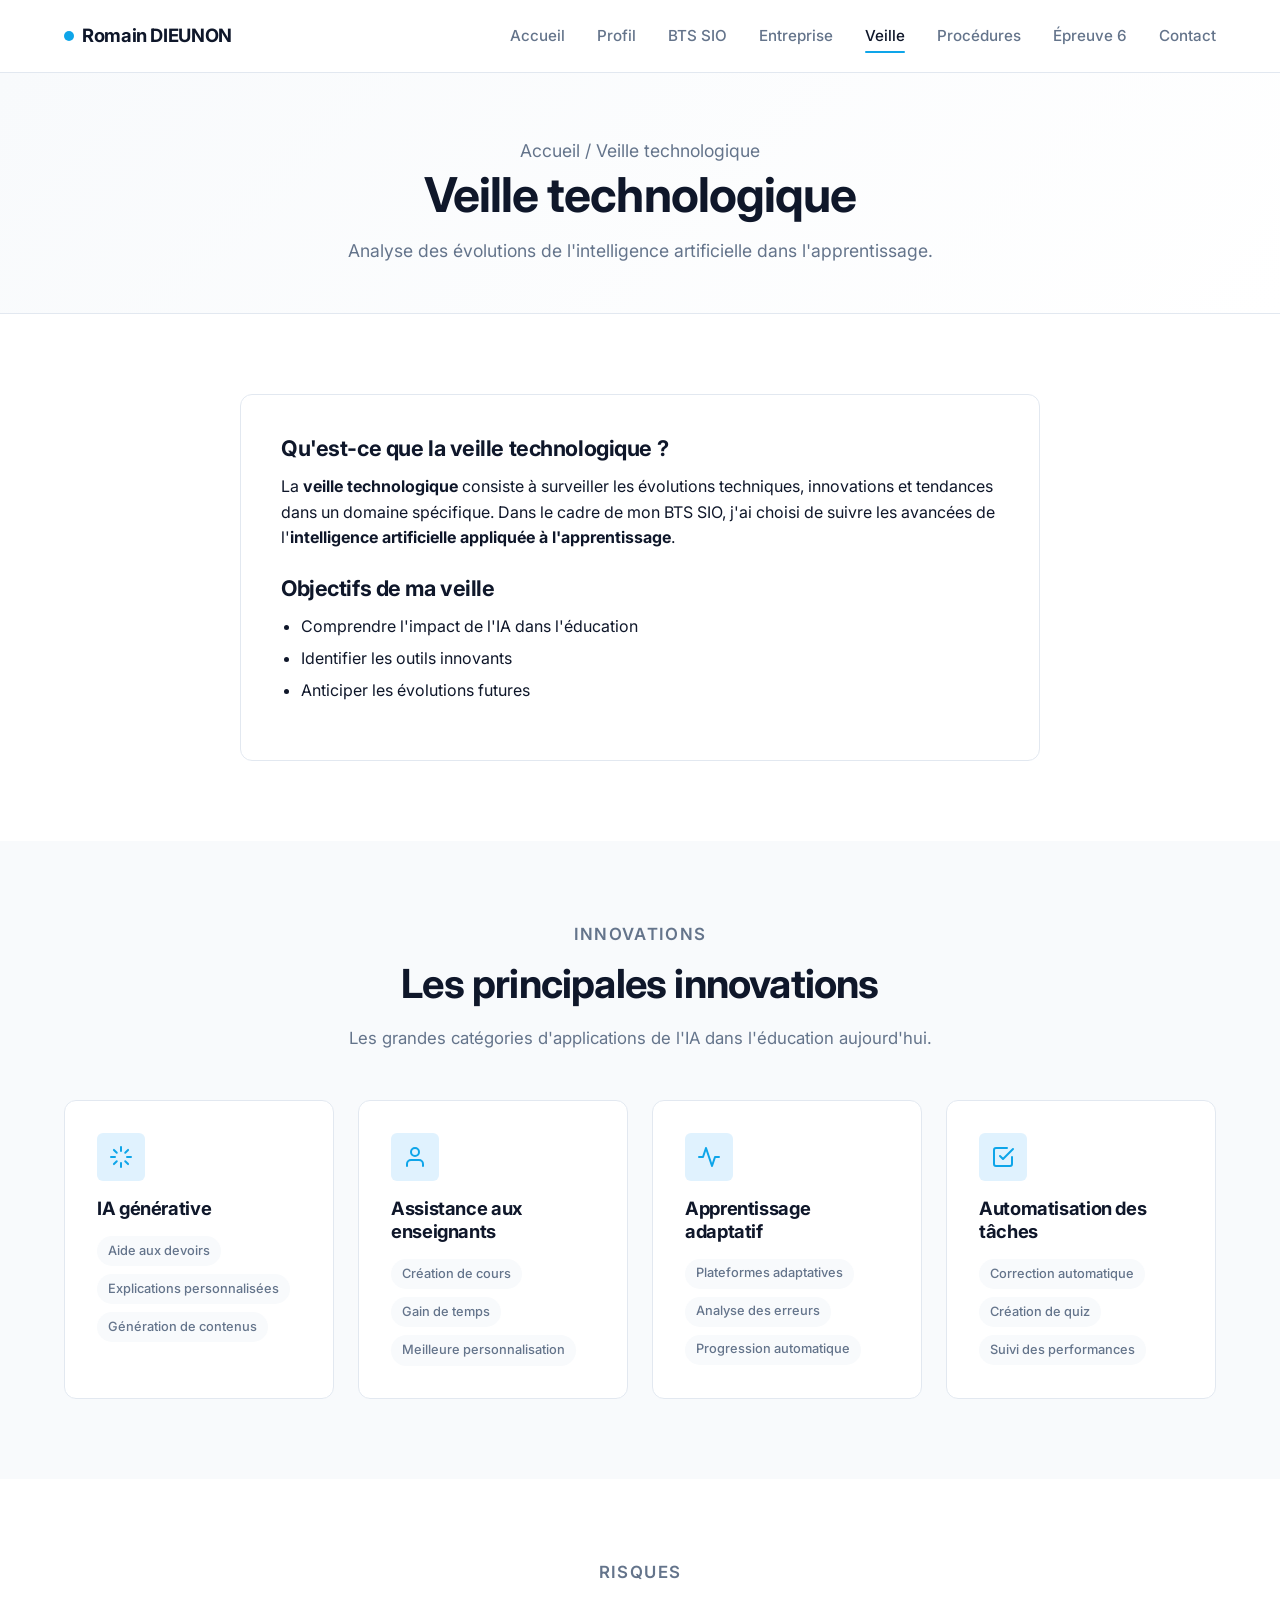
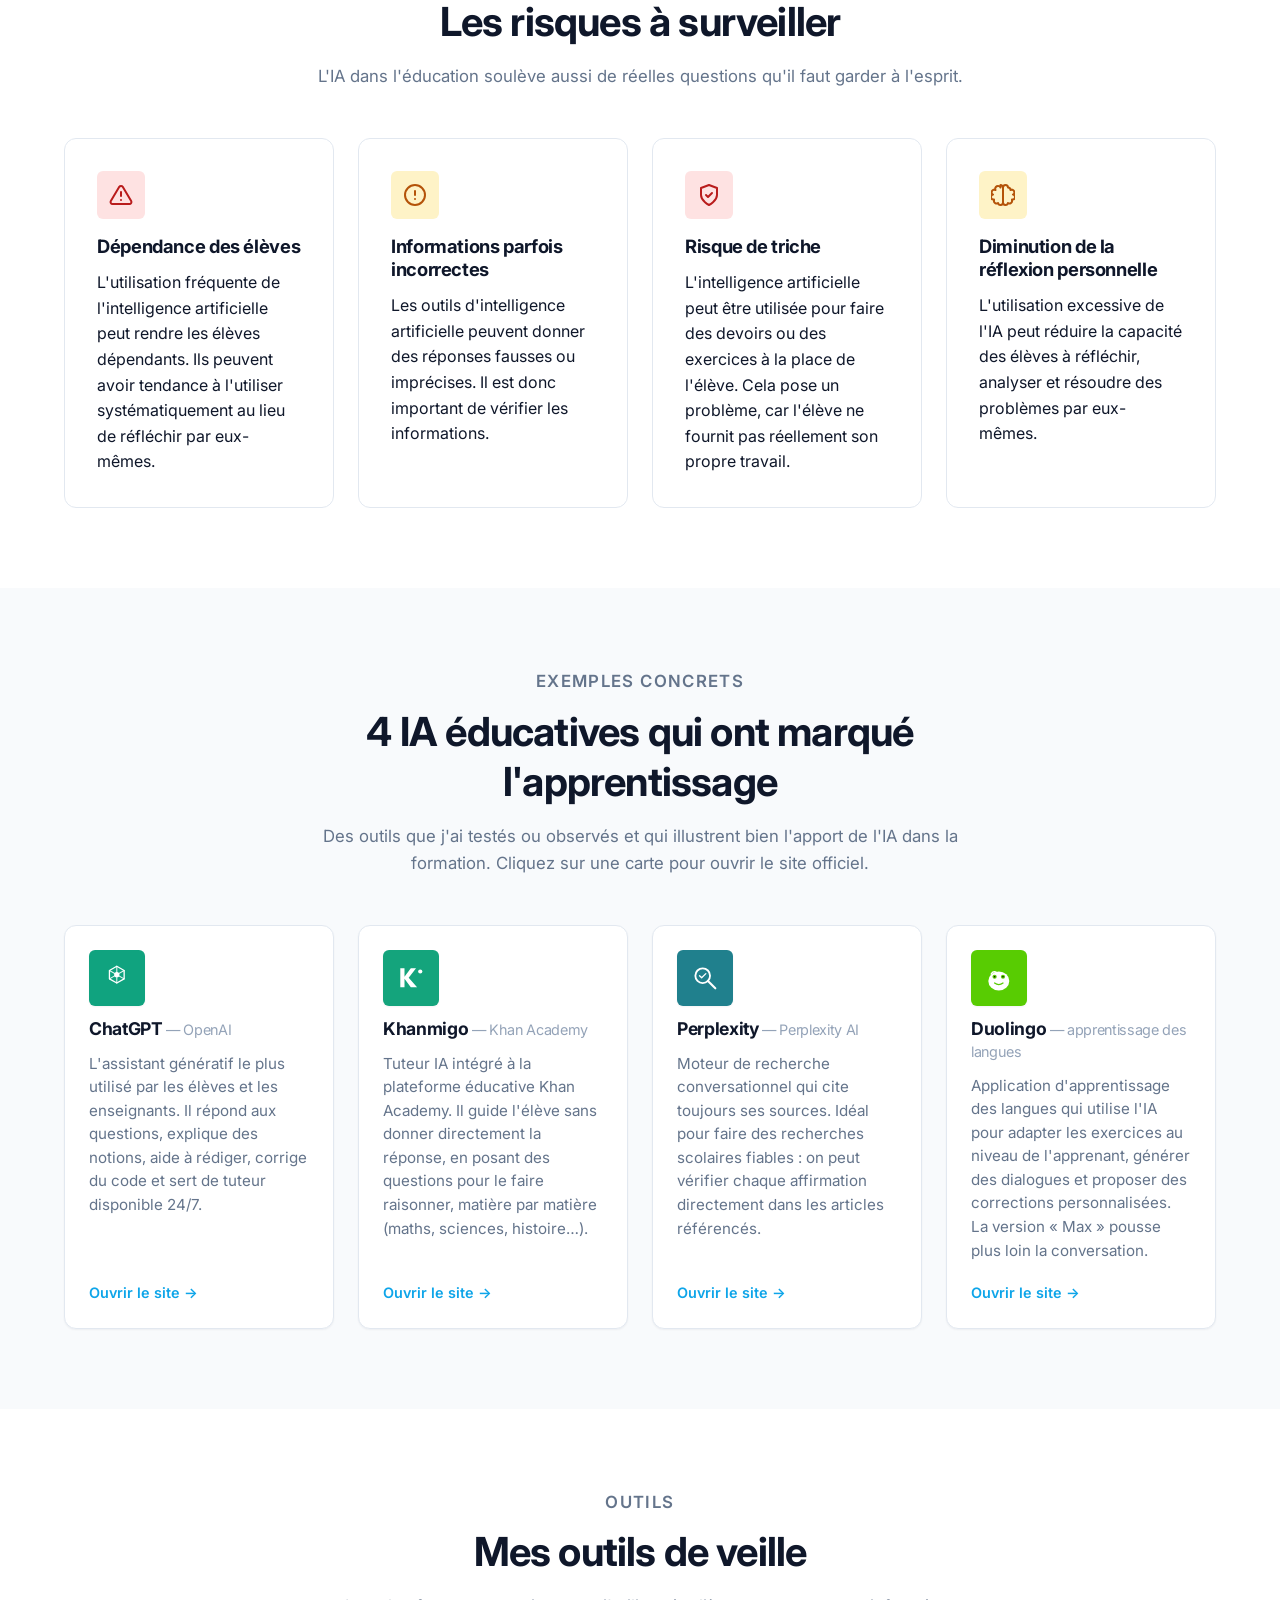
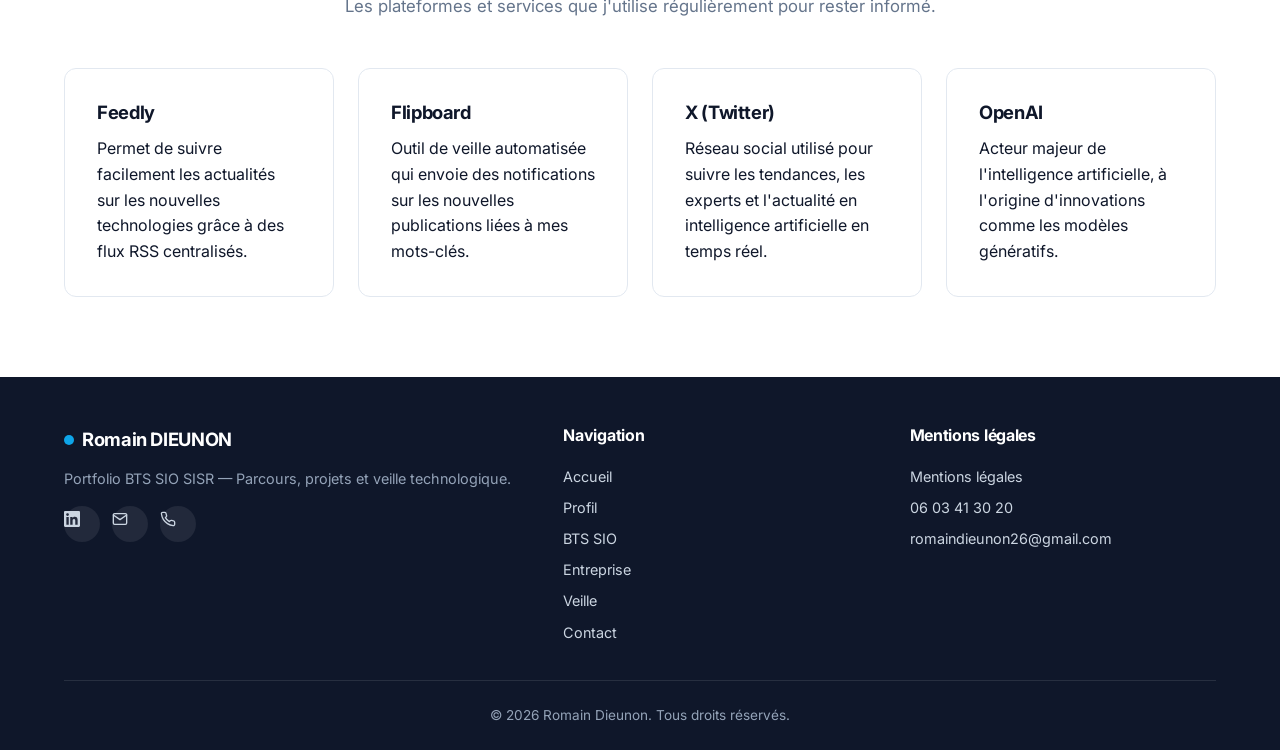
<file: veille.html>
<!DOCTYPE html>
<html lang="fr">
<head>
    <meta charset="UTF-8">
    <meta name="viewport" content="width=device-width, initial-scale=1.0">
    <title>Veille technologique — Romain Dieunon</title>
    <meta name="description" content="Veille technologique de Romain Dieunon sur l'intelligence artificielle dans l'apprentissage.">
    <link rel="preconnect" href="https://fonts.googleapis.com">
    <link rel="preconnect" href="https://fonts.gstatic.com" crossorigin>
    <link href="https://fonts.googleapis.com/css2?family=Inter:wght@400;500;600;700&display=swap" rel="stylesheet">
    <link rel="stylesheet" href="css/style.css">
    <link rel="icon" href="data:image/svg+xml,%3Csvg xmlns='http://www.w3.org/2000/svg' viewBox='0 0 32 32'%3E%3Ccircle cx='16' cy='16' r='14' fill='%230ea5e9'/%3E%3Ctext x='50%25' y='55%25' text-anchor='middle' dominant-baseline='middle' fill='white' font-family='Inter,sans-serif' font-size='14' font-weight='700'%3ERD%3C/text%3E%3C/svg%3E">
</head>
<body>

<nav class="navbar">
    <div class="container nav-wrap">
        <a href="index.html" class="logo"><span class="logo-dot"></span>Romain DIEUNON</a>
        <button class="nav-toggle" aria-label="Ouvrir le menu"><span></span><span></span><span></span></button>
        <ul class="nav-links">
            <li><a href="index.html">Accueil</a></li>
            <li><a href="profil.html">Profil</a></li>
            <li><a href="bts-sio.html">BTS SIO</a></li>
            <li><a href="entreprise.html">Entreprise</a></li>
            <li><a href="veille.html" class="active">Veille</a></li>
            <li><a href="epreuve5.html">Procédures</a></li>
            <li><a href="epreuve6.html">Épreuve 6</a></li>
            <li><a href="contact.html">Contact</a></li>
        </ul>
    </div>
</nav>

<section class="page-hero">
    <div class="container">
        <p class="breadcrumb"><a href="index.html">Accueil</a> / Veille technologique</p>
        <h1>Veille technologique</h1>
        <p>Analyse des évolutions de l'intelligence artificielle dans l'apprentissage.</p>
    </div>
</section>

<!-- INTRO -->
<section>
    <div class="container">
        <div class="content-block fade-in">
            <h3>Qu'est-ce que la veille technologique ?</h3>
            <p>
                La <strong>veille technologique</strong> consiste à surveiller les évolutions techniques, innovations et tendances dans un domaine spécifique. Dans le cadre de mon BTS SIO, j'ai choisi de suivre les avancées de l'<strong>intelligence artificielle appliquée à l'apprentissage</strong>.
            </p>

            <h3>Objectifs de ma veille</h3>
            <ul>
                <li>Comprendre l'impact de l'IA dans l'éducation</li>
                <li>Identifier les outils innovants</li>
                <li>Anticiper les évolutions futures</li>
            </ul>
        </div>
    </div>
</section>

<!-- INNOVATIONS -->
<section class="section-alt">
    <div class="container">
        <div class="section-header fade-in">
            <p class="section-kicker">Innovations</p>
            <h2>Les principales innovations</h2>
            <p>Les grandes catégories d'applications de l'IA dans l'éducation aujourd'hui.</p>
        </div>
        <div class="skills-grid">
            <div class="skill-card fade-in">
                <div class="skill-icon">
                    <svg width="24" height="24" viewBox="0 0 24 24" fill="none" stroke="currentColor" stroke-width="2" stroke-linecap="round" stroke-linejoin="round"><path d="M12 2v4M12 18v4M4.93 4.93l2.83 2.83M16.24 16.24l2.83 2.83M2 12h4M18 12h4M4.93 19.07l2.83-2.83M16.24 7.76l2.83-2.83"/></svg>
                </div>
                <h3>IA générative</h3>
                <div class="skill-tags">
                    <span class="tag">Aide aux devoirs</span>
                    <span class="tag">Explications personnalisées</span>
                    <span class="tag">Génération de contenus</span>
                </div>
            </div>
            <div class="skill-card fade-in">
                <div class="skill-icon">
                    <svg width="24" height="24" viewBox="0 0 24 24" fill="none" stroke="currentColor" stroke-width="2" stroke-linecap="round" stroke-linejoin="round"><path d="M20 21v-2a4 4 0 0 0-4-4H8a4 4 0 0 0-4 4v2"/><circle cx="12" cy="7" r="4"/></svg>
                </div>
                <h3>Assistance aux enseignants</h3>
                <div class="skill-tags">
                    <span class="tag">Création de cours</span>
                    <span class="tag">Gain de temps</span>
                    <span class="tag">Meilleure personnalisation</span>
                </div>
            </div>
            <div class="skill-card fade-in">
                <div class="skill-icon">
                    <svg width="24" height="24" viewBox="0 0 24 24" fill="none" stroke="currentColor" stroke-width="2" stroke-linecap="round" stroke-linejoin="round"><path d="M22 12h-4l-3 9L9 3l-3 9H2"/></svg>
                </div>
                <h3>Apprentissage adaptatif</h3>
                <div class="skill-tags">
                    <span class="tag">Plateformes adaptatives</span>
                    <span class="tag">Analyse des erreurs</span>
                    <span class="tag">Progression automatique</span>
                </div>
            </div>
            <div class="skill-card fade-in">
                <div class="skill-icon">
                    <svg width="24" height="24" viewBox="0 0 24 24" fill="none" stroke="currentColor" stroke-width="2" stroke-linecap="round" stroke-linejoin="round"><polyline points="9 11 12 14 22 4"/><path d="M21 12v7a2 2 0 0 1-2 2H5a2 2 0 0 1-2-2V5a2 2 0 0 1 2-2h11"/></svg>
                </div>
                <h3>Automatisation des tâches</h3>
                <div class="skill-tags">
                    <span class="tag">Correction automatique</span>
                    <span class="tag">Création de quiz</span>
                    <span class="tag">Suivi des performances</span>
                </div>
            </div>
        </div>
    </div>
</section>

<!-- RISQUES -->
<section>
    <div class="container">
        <div class="section-header fade-in">
            <p class="section-kicker">Risques</p>
            <h2>Les risques à surveiller</h2>
            <p>L'IA dans l'éducation soulève aussi de réelles questions qu'il faut garder à l'esprit.</p>
        </div>
        <div class="skills-grid">
            <div class="skill-card fade-in">
                <div class="skill-icon" style="background:#fee2e2; color:#b91c1c;">
                    <svg width="24" height="24" viewBox="0 0 24 24" fill="none" stroke="currentColor" stroke-width="2" stroke-linecap="round" stroke-linejoin="round"><path d="M10.29 3.86L1.82 18a2 2 0 0 0 1.71 3h16.94a2 2 0 0 0 1.71-3L13.71 3.86a2 2 0 0 0-3.42 0z"/><line x1="12" y1="9" x2="12" y2="13"/><line x1="12" y1="17" x2="12.01" y2="17"/></svg>
                </div>
                <h3>Dépendance des élèves</h3>
                <p>
                    L'utilisation fréquente de l'intelligence artificielle peut rendre les élèves dépendants. Ils peuvent avoir tendance à l'utiliser systématiquement au lieu de réfléchir par eux-mêmes.
                </p>
            </div>
            <div class="skill-card fade-in">
                <div class="skill-icon" style="background:#fef3c7; color:#b45309;">
                    <svg width="24" height="24" viewBox="0 0 24 24" fill="none" stroke="currentColor" stroke-width="2" stroke-linecap="round" stroke-linejoin="round"><circle cx="12" cy="12" r="10"/><line x1="12" y1="8" x2="12" y2="12"/><line x1="12" y1="16" x2="12.01" y2="16"/></svg>
                </div>
                <h3>Informations parfois incorrectes</h3>
                <p>
                    Les outils d'intelligence artificielle peuvent donner des réponses fausses ou imprécises. Il est donc important de vérifier les informations.
                </p>
            </div>
            <div class="skill-card fade-in">
                <div class="skill-icon" style="background:#fee2e2; color:#b91c1c;">
                    <svg width="24" height="24" viewBox="0 0 24 24" fill="none" stroke="currentColor" stroke-width="2" stroke-linecap="round" stroke-linejoin="round"><path d="M12 22s8-4 8-10V5l-8-3-8 3v7c0 6 8 10 8 10z"/><path d="M9 12l2 2 4-4"/></svg>
                </div>
                <h3>Risque de triche</h3>
                <p>
                    L'intelligence artificielle peut être utilisée pour faire des devoirs ou des exercices à la place de l'élève. Cela pose un problème, car l'élève ne fournit pas réellement son propre travail.
                </p>
            </div>
            <div class="skill-card fade-in">
                <div class="skill-icon" style="background:#fef3c7; color:#b45309;">
                    <svg width="24" height="24" viewBox="0 0 24 24" fill="none" stroke="currentColor" stroke-width="2" stroke-linecap="round" stroke-linejoin="round"><path d="M9.5 2A2.5 2.5 0 0 1 12 4.5v15a2.5 2.5 0 0 1-4.96.44A2.5 2.5 0 0 1 3 17.5v-1a2.5 2.5 0 0 1-1-4.98A2.5 2.5 0 0 1 4.5 7a2.5 2.5 0 0 1 5-2.5z"/><path d="M12 4.5A2.5 2.5 0 0 1 14.5 2A2.5 2.5 0 0 1 17 4.5 2.5 2.5 0 0 1 19.5 7 2.5 2.5 0 0 1 22 11.52a2.5 2.5 0 0 1-1 4.98v1A2.5 2.5 0 0 1 16.96 19.94 2.5 2.5 0 0 1 12 19.5"/></svg>
                </div>
                <h3>Diminution de la réflexion personnelle</h3>
                <p>
                    L'utilisation excessive de l'IA peut réduire la capacité des élèves à réfléchir, analyser et résoudre des problèmes par eux-mêmes.
                </p>
            </div>
        </div>
    </div>
</section>

<!-- EXEMPLES CONCRETS D'IA EDUCATIVES -->
<section class="section-alt">
    <div class="container">
        <div class="section-header fade-in">
            <p class="section-kicker">Exemples concrets</p>
            <h2>4 IA éducatives qui ont marqué l'apprentissage</h2>
            <p>Des outils que j'ai testés ou observés et qui illustrent bien l'apport de l'IA dans la formation.
               Cliquez sur une carte pour ouvrir le site officiel.</p>
        </div>
        <div class="ai-grid">

            <a class="ai-card fade-in" href="https://chat.openai.com" target="_blank" rel="noopener">
                <div class="ai-logo" style="background:#10a37f;">
                    <svg viewBox="0 0 64 64" xmlns="http://www.w3.org/2000/svg" aria-hidden="true">
                        <path d="M32 10 L46 18 L46 34 L32 42 L18 34 L18 18 Z" fill="none" stroke="#fff" stroke-width="2.5" stroke-linejoin="round"/>
                        <path d="M32 10 L32 42 M18 18 L46 34 M18 34 L46 18" stroke="#fff" stroke-width="2" stroke-linecap="round" opacity="0.9"/>
                        <circle cx="32" cy="26" r="5" fill="#fff"/>
                    </svg>
                </div>
                <h3>ChatGPT <span class="ai-by">— OpenAI</span></h3>
                <p>
                    L'assistant génératif le plus utilisé par les élèves et les enseignants.
                    Il répond aux questions, explique des notions, aide à rédiger, corrige du code
                    et sert de tuteur disponible 24/7.
                </p>
                <span class="ai-link">Ouvrir le site →</span>
            </a>

            <a class="ai-card fade-in" href="https://www.khanmigo.ai" target="_blank" rel="noopener">
                <div class="ai-logo" style="background:#14a47c;">
                    <svg viewBox="0 0 64 64" xmlns="http://www.w3.org/2000/svg" aria-hidden="true">
                        <path d="M12 50 L12 14 L20 14 L20 30 L32 14 L42 14 L28 32 L44 50 L32 50 L20 34 L20 50 Z" fill="#fff"/>
                        <circle cx="50" cy="20" r="4" fill="#fff"/>
                    </svg>
                </div>
                <h3>Khanmigo <span class="ai-by">— Khan Academy</span></h3>
                <p>
                    Tuteur IA intégré à la plateforme éducative Khan Academy. Il guide l'élève
                    sans donner directement la réponse, en posant des questions pour le faire
                    raisonner, matière par matière (maths, sciences, histoire…).
                </p>
                <span class="ai-link">Ouvrir le site →</span>
            </a>

            <a class="ai-card fade-in" href="https://www.perplexity.ai" target="_blank" rel="noopener">
                <div class="ai-logo" style="background:#20808d;">
                    <svg viewBox="0 0 64 64" xmlns="http://www.w3.org/2000/svg" aria-hidden="true">
                        <circle cx="28" cy="28" r="14" fill="none" stroke="#fff" stroke-width="3.5"/>
                        <line x1="38" y1="38" x2="52" y2="52" stroke="#fff" stroke-width="4" stroke-linecap="round"/>
                        <path d="M22 28 L26 32 L34 24" fill="none" stroke="#fff" stroke-width="2.5" stroke-linecap="round" stroke-linejoin="round"/>
                    </svg>
                </div>
                <h3>Perplexity <span class="ai-by">— Perplexity AI</span></h3>
                <p>
                    Moteur de recherche conversationnel qui cite toujours ses sources.
                    Idéal pour faire des recherches scolaires fiables : on peut vérifier
                    chaque affirmation directement dans les articles référencés.
                </p>
                <span class="ai-link">Ouvrir le site →</span>
            </a>

            <a class="ai-card fade-in" href="https://www.duolingo.com" target="_blank" rel="noopener">
                <div class="ai-logo" style="background:#58cc02;">
                    <svg viewBox="0 0 64 64" xmlns="http://www.w3.org/2000/svg" aria-hidden="true">
                        <ellipse cx="32" cy="38" rx="20" ry="18" fill="#fff"/>
                        <circle cx="24" cy="30" r="4" fill="#58cc02"/>
                        <circle cx="40" cy="30" r="4" fill="#58cc02"/>
                        <circle cx="24" cy="30" r="1.5" fill="#000"/>
                        <circle cx="40" cy="30" r="1.5" fill="#000"/>
                        <path d="M24 42 Q32 48 40 42" fill="none" stroke="#58cc02" stroke-width="2.5" stroke-linecap="round"/>
                        <path d="M18 24 Q22 18 28 22" fill="none" stroke="#fff" stroke-width="3" stroke-linecap="round"/>
                    </svg>
                </div>
                <h3>Duolingo <span class="ai-by">— apprentissage des langues</span></h3>
                <p>
                    Application d'apprentissage des langues qui utilise l'IA pour adapter les
                    exercices au niveau de l'apprenant, générer des dialogues et proposer des
                    corrections personnalisées. La version « Max » pousse plus loin la conversation.
                </p>
                <span class="ai-link">Ouvrir le site →</span>
            </a>

        </div>
    </div>
</section>

<!-- OUTILS DE VEILLE -->
<section>
    <div class="container">
        <div class="section-header fade-in">
            <p class="section-kicker">Outils</p>
            <h2>Mes outils de veille</h2>
            <p>Les plateformes et services que j'utilise régulièrement pour rester informé.</p>
        </div>
        <div class="skills-grid">
            <div class="skill-card fade-in">
                <h3>Feedly</h3>
                <p>Permet de suivre facilement les actualités sur les nouvelles technologies grâce à des flux RSS centralisés.</p>
            </div>
            <div class="skill-card fade-in">
                <h3>Flipboard</h3>
                <p>Outil de veille automatisée qui envoie des notifications sur les nouvelles publications liées à mes mots-clés.</p>
            </div>
            <div class="skill-card fade-in">
                <h3>X (Twitter)</h3>
                <p>Réseau social utilisé pour suivre les tendances, les experts et l'actualité en intelligence artificielle en temps réel.</p>
            </div>
            <div class="skill-card fade-in">
                <h3>OpenAI</h3>
                <p>Acteur majeur de l'intelligence artificielle, à l'origine d'innovations comme les modèles génératifs.</p>
            </div>
        </div>
    </div>
</section>

<footer class="footer">
    <div class="container">
        <div class="footer-grid">
            <div>
                <div class="logo" style="color:white; margin-bottom: 0.75rem;"><span class="logo-dot"></span>Romain DIEUNON</div>
                <p style="color:#94a3b8; font-size: 0.9rem;">Portfolio BTS SIO SISR — Parcours, projets et veille technologique.</p>
                <div class="socials">
                    <a href="http://www.linkedin.com/in/romain-dieunon-813894375" target="_blank" rel="noopener" class="social-link" aria-label="LinkedIn"><svg width="16" height="16" viewBox="0 0 24 24" fill="currentColor"><path d="M20.447 20.452h-3.554v-5.569c0-1.328-.027-3.037-1.852-3.037-1.853 0-2.136 1.445-2.136 2.939v5.667H9.351V9h3.414v1.561h.046c.477-.9 1.637-1.85 3.37-1.85 3.601 0 4.267 2.37 4.267 5.455v6.286zM5.337 7.433a2.062 2.062 0 0 1-2.063-2.065 2.063 2.063 0 1 1 2.063 2.065zm1.782 13.019H3.555V9h3.564v11.452zM22.225 0H1.771C.792 0 0 .774 0 1.729v20.542C0 23.227.792 24 1.771 24h20.451C23.2 24 24 23.227 24 22.271V1.729C24 .774 23.2 0 22.222 0h.003z"/></svg></a>
                    <a href="https://mail.google.com/mail/?view=cm&fs=1&to=romaindieunon26@gmail.com" target="_blank" rel="noopener" class="social-link" aria-label="Email"><svg width="16" height="16" viewBox="0 0 24 24" fill="none" stroke="currentColor" stroke-width="2" stroke-linecap="round" stroke-linejoin="round"><path d="M4 4h16c1.1 0 2 .9 2 2v12c0 1.1-.9 2-2 2H4c-1.1 0-2-.9-2-2V6c0-1.1.9-2 2-2z"/><polyline points="22,6 12,13 2,6"/></svg></a>
                    <a href="tel:0603413020" class="social-link" aria-label="Téléphone"><svg width="16" height="16" viewBox="0 0 24 24" fill="none" stroke="currentColor" stroke-width="2" stroke-linecap="round" stroke-linejoin="round"><path d="M22 16.92v3a2 2 0 0 1-2.18 2 19.79 19.79 0 0 1-8.63-3.07 19.5 19.5 0 0 1-6-6 19.79 19.79 0 0 1-3.07-8.67A2 2 0 0 1 4.11 2h3a2 2 0 0 1 2 1.72 12.84 12.84 0 0 0 .7 2.81 2 2 0 0 1-.45 2.11L8.09 9.91a16 16 0 0 0 6 6l1.27-1.27a2 2 0 0 1 2.11-.45 12.84 12.84 0 0 0 2.81.7A2 2 0 0 1 22 16.92z"/></svg></a>
                </div>
            </div>
            <div>
                <h4>Navigation</h4>
                <a href="index.html">Accueil</a>
                <a href="profil.html">Profil</a>
                <a href="bts-sio.html">BTS SIO</a>
                <a href="entreprise.html">Entreprise</a>
                <a href="veille.html">Veille</a>
                <a href="contact.html">Contact</a>
            </div>
            <div>
                <h4>Mentions légales</h4>
                <a href="mentions-legales.html">Mentions légales</a>
                <a href="tel:0603413020">06 03 41 30 20</a>
                <a href="https://mail.google.com/mail/?view=cm&fs=1&to=romaindieunon26@gmail.com" target="_blank" rel="noopener">romaindieunon26@gmail.com</a>
            </div>
        </div>
        <div class="footer-bottom">
            © <span id="year"></span> Romain Dieunon. Tous droits réservés.
        </div>
    </div>
</footer>

<script src="js/script.js"></script>
</body>
</html>
</file>
<file: css/style.css>
/* =========================================================
   Portfolio BTS SIO — Romain Dieunon
   Style moderne et épuré
   ========================================================= */

/* ---------- Reset & base ---------- */
*,
*::before,
*::after {
    box-sizing: border-box;
    margin: 0;
    padding: 0;
}

:root {
    --bg: #ffffff;
    --bg-alt: #f8fafc;
    --bg-dark: #0f172a;
    --text: #0f172a;
    --text-muted: #64748b;
    --text-light: #94a3b8;
    --primary: #0ea5e9;
    --primary-dark: #0284c7;
    --primary-light: #e0f2fe;
    --border: #e2e8f0;
    --success: #10b981;
    --warning: #f59e0b;
    --shadow-sm: 0 1px 2px rgba(15, 23, 42, 0.05);
    --shadow-md: 0 4px 12px rgba(15, 23, 42, 0.08);
    --shadow-lg: 0 12px 32px rgba(15, 23, 42, 0.12);
    --radius-sm: 6px;
    --radius-md: 12px;
    --radius-lg: 20px;
    --transition: 0.25s cubic-bezier(0.4, 0, 0.2, 1);
    --container: 1200px;
}

html {
    scroll-behavior: smooth;
    font-size: 16px;
}

body {
    font-family: 'Inter', -apple-system, BlinkMacSystemFont, 'Segoe UI', Roboto,
        Oxygen, Ubuntu, Cantarell, sans-serif;
    color: var(--text);
    background: var(--bg);
    line-height: 1.6;
    -webkit-font-smoothing: antialiased;
    -moz-osx-font-smoothing: grayscale;
}

img {
    max-width: 100%;
    height: auto;
    display: block;
}

a {
    color: var(--primary);
    text-decoration: none;
    transition: color var(--transition);
}

a:hover {
    color: var(--primary-dark);
}

h1, h2, h3, h4, h5, h6 {
    font-weight: 700;
    line-height: 1.25;
    letter-spacing: -0.02em;
    color: var(--text);
}

h1 { font-size: clamp(2.25rem, 5vw, 3.5rem); }
h2 { font-size: clamp(1.75rem, 3.5vw, 2.5rem); }
h3 { font-size: 1.35rem; }

p { color: var(--text); }

/* ---------- Container ---------- */
.container {
    max-width: var(--container);
    margin: 0 auto;
    padding: 0 1.5rem;
}

/* ---------- Navbar ---------- */
.navbar {
    position: sticky;
    top: 0;
    z-index: 100;
    background: rgba(255, 255, 255, 0.85);
    backdrop-filter: saturate(180%) blur(14px);
    -webkit-backdrop-filter: saturate(180%) blur(14px);
    border-bottom: 1px solid var(--border);
}

.nav-wrap {
    display: flex;
    align-items: center;
    justify-content: space-between;
    height: 72px;
}

.logo {
    font-weight: 700;
    font-size: 1.15rem;
    letter-spacing: -0.02em;
    color: var(--text);
    display: flex;
    align-items: center;
    gap: 0.5rem;
}

.logo-dot {
    width: 10px;
    height: 10px;
    background: var(--primary);
    border-radius: 50%;
    display: inline-block;
}

.nav-links {
    list-style: none;
    display: flex;
    gap: 2rem;
    align-items: center;
}

.nav-links a {
    color: var(--text-muted);
    font-weight: 500;
    font-size: 0.95rem;
    position: relative;
    padding: 0.25rem 0;
}

.nav-links a:hover,
.nav-links a.active {
    color: var(--text);
}

.nav-links a.active::after {
    content: '';
    position: absolute;
    left: 0;
    bottom: -4px;
    width: 100%;
    height: 2px;
    background: var(--primary);
    border-radius: 2px;
}

.nav-toggle {
    display: none;
    background: none;
    border: 0;
    cursor: pointer;
    padding: 0.5rem;
}

.nav-toggle span {
    display: block;
    width: 24px;
    height: 2px;
    background: var(--text);
    margin: 5px 0;
    transition: var(--transition);
}

/* ---------- Hero ---------- */
.hero {
    padding: 6rem 0 4rem;
    background:
        radial-gradient(ellipse at top left, rgba(14, 165, 233, 0.08), transparent 50%),
        radial-gradient(ellipse at bottom right, rgba(14, 165, 233, 0.05), transparent 50%);
}

.hero-grid {
    display: grid;
    grid-template-columns: 1.2fr 1fr;
    gap: 4rem;
    align-items: center;
}

.hero-eyebrow {
    display: inline-flex;
    align-items: center;
    gap: 0.5rem;
    background: var(--primary-light);
    color: var(--primary-dark);
    padding: 0.4rem 0.9rem;
    border-radius: 999px;
    font-size: 0.85rem;
    font-weight: 600;
    margin-bottom: 1.25rem;
}

.hero h1 {
    margin-bottom: 1rem;
}

.hero h1 span {
    background: linear-gradient(135deg, var(--primary) 0%, #6366f1 100%);
    -webkit-background-clip: text;
    -webkit-text-fill-color: transparent;
    background-clip: text;
}

.hero-lede {
    font-size: 1.15rem;
    color: var(--text-muted);
    margin-bottom: 2rem;
    max-width: 540px;
}

.hero-ctas {
    display: flex;
    gap: 1rem;
    flex-wrap: wrap;
}

/* ---------- Buttons ---------- */
.btn {
    display: inline-flex;
    align-items: center;
    gap: 0.5rem;
    padding: 0.85rem 1.5rem;
    border-radius: var(--radius-sm);
    font-weight: 600;
    font-size: 0.95rem;
    cursor: pointer;
    transition: all var(--transition);
    border: 1px solid transparent;
    font-family: inherit;
}

.btn-primary {
    background: var(--text);
    color: white;
}

.btn-primary:hover {
    background: var(--primary);
    color: white;
    transform: translateY(-1px);
    box-shadow: var(--shadow-md);
}

.btn-secondary {
    background: transparent;
    color: var(--text);
    border-color: var(--border);
}

.btn-secondary:hover {
    border-color: var(--text);
    color: var(--text);
    background: var(--bg-alt);
}

/* ---------- Hero portrait ---------- */
.hero-portrait {
    position: relative;
    display: flex;
    justify-content: center;
    align-items: center;
}

.portrait-frame {
    position: relative;
    width: 100%;
    max-width: 340px;
    aspect-ratio: 4 / 5;
    border-radius: var(--radius-lg);
    overflow: hidden;
    box-shadow: var(--shadow-lg);
    background: linear-gradient(135deg, #e0f2fe 0%, #f1f5f9 100%);
}

.portrait-frame img {
    width: 100%;
    height: 100%;
    object-fit: cover;
    object-position: center top;
    display: block;
}

.portrait-frame::before {
    content: '';
    position: absolute;
    inset: -20px;
    background: linear-gradient(135deg, var(--primary) 0%, transparent 50%);
    border-radius: var(--radius-lg);
    z-index: -1;
    opacity: 0.3;
}

/* ---------- Sections ---------- */
section {
    padding: 5rem 0;
}

.section-header {
    text-align: center;
    max-width: 700px;
    margin: 0 auto 3rem;
}

.section-kicker {
    color: var(--primary);
    font-weight: 600;
    font-size: 0.9rem;
    text-transform: uppercase;
    letter-spacing: 0.08em;
    margin-bottom: 0.75rem;
}

.section-header h2 {
    margin-bottom: 1rem;
}

.section-header p {
    color: var(--text-muted);
    font-size: 1.05rem;
}

.section-alt {
    background: var(--bg-alt);
}

/* ---------- Stats / Quick facts ---------- */
.stats {
    display: grid;
    grid-template-columns: repeat(4, 1fr);
    gap: 1.5rem;
    margin-top: 3rem;
}

.stat {
    text-align: center;
    padding: 1.5rem;
    background: white;
    border-radius: var(--radius-md);
    border: 1px solid var(--border);
    transition: transform var(--transition), box-shadow var(--transition);
}

.stat:hover {
    transform: translateY(-2px);
    box-shadow: var(--shadow-md);
}

.stat-value {
    font-size: 2rem;
    font-weight: 700;
    color: var(--primary);
    line-height: 1;
}

.stat-label {
    color: var(--text-muted);
    font-size: 0.9rem;
    margin-top: 0.5rem;
}

/* ---------- Skills ---------- */
.skills-grid {
    display: grid;
    grid-template-columns: repeat(auto-fit, minmax(260px, 1fr));
    gap: 1.5rem;
}

.skill-card {
    background: white;
    border: 1px solid var(--border);
    border-radius: var(--radius-md);
    padding: 2rem;
    transition: all var(--transition);
}

.skill-card:hover {
    border-color: var(--primary);
    box-shadow: var(--shadow-md);
    transform: translateY(-2px);
}

.skill-icon {
    width: 48px;
    height: 48px;
    background: var(--primary-light);
    border-radius: var(--radius-sm);
    display: grid;
    place-items: center;
    color: var(--primary);
    margin-bottom: 1rem;
    font-size: 1.35rem;
}

.skill-card h3 {
    margin-bottom: 0.75rem;
    font-size: 1.15rem;
}

.skill-tags {
    display: flex;
    flex-wrap: wrap;
    gap: 0.5rem;
    margin-top: 1rem;
}

.tag {
    font-size: 0.8rem;
    background: var(--bg-alt);
    color: var(--text-muted);
    padding: 0.3rem 0.7rem;
    border-radius: 999px;
    font-weight: 500;
}

/* ---------- Timeline (parcours) ---------- */
.timeline {
    position: relative;
    padding-left: 2rem;
    max-width: 800px;
    margin: 0 auto;
}

.timeline::before {
    content: '';
    position: absolute;
    left: 0.35rem;
    top: 0.5rem;
    bottom: 0.5rem;
    width: 2px;
    background: var(--border);
}

.timeline-item {
    position: relative;
    padding-bottom: 2.5rem;
}

.timeline-item::before {
    content: '';
    position: absolute;
    left: -2rem;
    top: 0.45rem;
    width: 14px;
    height: 14px;
    background: white;
    border: 3px solid var(--primary);
    border-radius: 50%;
}

.timeline-date {
    color: var(--primary);
    font-weight: 600;
    font-size: 0.85rem;
    text-transform: uppercase;
    letter-spacing: 0.05em;
    margin-bottom: 0.5rem;
}

.timeline-item h3 {
    font-size: 1.15rem;
    margin-bottom: 0.25rem;
}

.timeline-org {
    color: var(--text-muted);
    font-size: 0.95rem;
    margin-bottom: 0.75rem;
}

/* ---------- Projects ---------- */
.projects-grid {
    display: grid;
    grid-template-columns: repeat(auto-fit, minmax(320px, 1fr));
    gap: 2rem;
}

.project-card {
    background: white;
    border: 1px solid var(--border);
    border-radius: var(--radius-md);
    overflow: hidden;
    transition: all var(--transition);
    display: flex;
    flex-direction: column;
}

.project-card:hover {
    transform: translateY(-4px);
    box-shadow: var(--shadow-lg);
    border-color: transparent;
}

.project-thumb {
    width: 100%;
    aspect-ratio: 16/9;
    background: linear-gradient(135deg, var(--primary-light) 0%, #ede9fe 100%);
    display: grid;
    place-items: center;
    color: var(--primary);
    font-size: 3rem;
    overflow: hidden;
}

.project-thumb img {
    width: 100%;
    height: 100%;
    object-fit: cover;
}

.project-body {
    padding: 1.5rem;
    flex: 1;
    display: flex;
    flex-direction: column;
}

.project-type {
    font-size: 0.8rem;
    font-weight: 600;
    color: var(--primary);
    text-transform: uppercase;
    letter-spacing: 0.05em;
    margin-bottom: 0.5rem;
}

.project-card h3 {
    font-size: 1.2rem;
    margin-bottom: 0.75rem;
}

.project-card p {
    color: var(--text-muted);
    font-size: 0.95rem;
    margin-bottom: 1rem;
    flex: 1;
}

.project-stack {
    display: flex;
    flex-wrap: wrap;
    gap: 0.4rem;
    margin-bottom: 1rem;
}

.project-link {
    display: inline-flex;
    align-items: center;
    gap: 0.35rem;
    font-weight: 600;
    font-size: 0.9rem;
    margin-top: auto;
}

/* ---------- Table ---------- */
.table-wrap {
    overflow-x: auto;
    border: 1px solid var(--border);
    border-radius: var(--radius-md);
    background: white;
}

table {
    width: 100%;
    border-collapse: collapse;
    font-size: 0.95rem;
}

th, td {
    padding: 1rem 1.25rem;
    text-align: left;
    border-bottom: 1px solid var(--border);
}

th {
    background: var(--bg-alt);
    font-weight: 600;
    color: var(--text);
    font-size: 0.85rem;
    text-transform: uppercase;
    letter-spacing: 0.05em;
}

tr:last-child td {
    border-bottom: 0;
}

tr:hover td {
    background: var(--bg-alt);
}

.badge {
    display: inline-block;
    padding: 0.25rem 0.6rem;
    border-radius: 999px;
    font-size: 0.75rem;
    font-weight: 600;
}

.badge-primary { background: var(--primary-light); color: var(--primary-dark); }
.badge-success { background: #dcfce7; color: #15803d; }
.badge-warning { background: #fef3c7; color: #b45309; }

/* ---------- Content block (article) ---------- */
.content-block {
    max-width: 800px;
    margin: 0 auto;
    background: white;
    padding: 2.5rem;
    border: 1px solid var(--border);
    border-radius: var(--radius-md);
}

.content-block h3 {
    margin: 1.5rem 0 0.75rem;
    color: var(--text);
}

.content-block h3:first-child { margin-top: 0; }

.content-block p { margin-bottom: 1rem; color: var(--text); }

.content-block ul {
    margin: 0.5rem 0 1rem 1.25rem;
    color: var(--text);
}

.content-block li { margin-bottom: 0.4rem; }

/* ---------- Form ---------- */
.form-grid {
    max-width: 600px;
    margin: 0 auto;
    display: grid;
    gap: 1.25rem;
}

.form-row {
    display: grid;
    grid-template-columns: 1fr 1fr;
    gap: 1.25rem;
}

.form-field label {
    display: block;
    font-weight: 600;
    font-size: 0.9rem;
    margin-bottom: 0.5rem;
    color: var(--text);
}

.form-field input,
.form-field textarea,
.form-field select {
    width: 100%;
    padding: 0.75rem 1rem;
    border: 1px solid var(--border);
    border-radius: var(--radius-sm);
    font-family: inherit;
    font-size: 0.95rem;
    color: var(--text);
    background: white;
    transition: border-color var(--transition), box-shadow var(--transition);
}

.form-field input:focus,
.form-field textarea:focus,
.form-field select:focus {
    outline: none;
    border-color: var(--primary);
    box-shadow: 0 0 0 4px rgba(14, 165, 233, 0.12);
}

.form-field textarea {
    resize: vertical;
    min-height: 140px;
}

.form-info {
    display: grid;
    grid-template-columns: repeat(auto-fit, minmax(220px, 1fr));
    gap: 1.5rem;
    margin-top: 3rem;
}

.info-card {
    background: white;
    border: 1px solid var(--border);
    border-radius: var(--radius-md);
    padding: 1.5rem;
    text-align: center;
}

.info-card .info-icon {
    width: 48px;
    height: 48px;
    background: var(--primary-light);
    color: var(--primary);
    border-radius: 50%;
    display: grid;
    place-items: center;
    font-size: 1.3rem;
    margin: 0 auto 0.75rem;
}

.info-card h4 {
    font-size: 1rem;
    margin-bottom: 0.25rem;
}

.info-card p {
    color: var(--text-muted);
    font-size: 0.9rem;
    margin: 0;
}

/* ---------- Footer ---------- */
.footer {
    background: var(--bg-dark);
    color: #cbd5e1;
    padding: 3rem 0 1.5rem;
}

.footer-grid {
    display: grid;
    grid-template-columns: 1.5fr 1fr 1fr;
    gap: 2.5rem;
    margin-bottom: 2rem;
}

.footer h4 {
    color: white;
    margin-bottom: 1rem;
    font-size: 1rem;
}

.footer a {
    color: #cbd5e1;
    display: block;
    padding: 0.25rem 0;
    font-size: 0.9rem;
}

.footer a:hover { color: white; }

.footer-bottom {
    text-align: center;
    padding-top: 1.5rem;
    border-top: 1px solid rgba(255, 255, 255, 0.1);
    font-size: 0.85rem;
    color: #94a3b8;
}

.socials {
    display: flex;
    gap: 0.75rem;
    margin-top: 1rem;
}

.social-link {
    width: 36px;
    height: 36px;
    border-radius: 50%;
    background: rgba(255, 255, 255, 0.08);
    display: grid;
    place-items: center;
    color: #cbd5e1;
    transition: all var(--transition);
}

.social-link:hover {
    background: var(--primary);
    color: white;
}

/* ---------- Page hero (inner pages) ---------- */
.page-hero {
    padding: 4rem 0 3rem;
    background: linear-gradient(135deg, var(--bg-alt) 0%, white 100%);
    text-align: center;
    border-bottom: 1px solid var(--border);
}

.page-hero h1 {
    font-size: clamp(2rem, 4vw, 3rem);
    margin-bottom: 0.75rem;
}

.page-hero p {
    color: var(--text-muted);
    font-size: 1.1rem;
    max-width: 700px;
    margin: 0 auto;
}

.breadcrumb {
    font-size: 0.85rem;
    color: var(--text-muted);
    margin-bottom: 0.75rem;
}

.breadcrumb a { color: var(--text-muted); }
.breadcrumb a:hover { color: var(--primary); }

/* ---------- Responsive ---------- */
@media (max-width: 900px) {
    .hero-grid {
        grid-template-columns: 1fr;
        gap: 3rem;
        text-align: center;
    }

    .hero-portrait { order: -1; }

    .hero-ctas { justify-content: center; }

    .hero-lede { margin-left: auto; margin-right: auto; }

    .stats { grid-template-columns: repeat(2, 1fr); }

    .footer-grid { grid-template-columns: 1fr; gap: 2rem; }

    .form-row { grid-template-columns: 1fr; }
}

@media (max-width: 640px) {
    .nav-links {
        display: none;
        position: absolute;
        top: 72px;
        left: 0;
        right: 0;
        flex-direction: column;
        background: white;
        padding: 1.5rem;
        gap: 1rem;
        border-bottom: 1px solid var(--border);
        box-shadow: var(--shadow-md);
    }

    .nav-links.open { display: flex; }

    .nav-toggle { display: block; }

    section { padding: 3.5rem 0; }

    .hero { padding: 3.5rem 0 2.5rem; }

    .content-block { padding: 1.5rem; }

    .stats { grid-template-columns: 1fr 1fr; gap: 1rem; }
}

/* ---------- Subtle fade-in ---------- */
/* Par défaut : visible. Le JS peut piloter une animation via .visible, mais
   si le JS ne s'exécute pas, le contenu reste lisible. */
.fade-in {
    opacity: 1;
    transform: none;
    animation: fadeInUp 0.6s ease both;
}

.fade-in.visible {
    opacity: 1;
    transform: translateY(0);
}

@keyframes fadeInUp {
    from { opacity: 0; transform: translateY(12px); }
    to   { opacity: 1; transform: translateY(0); }
}

@media (prefers-reduced-motion: reduce) {
    .fade-in { animation: none; }
}

/* ---------- Marquee des logos (technologies & outils) ---------- */
.logo-marquee {
    position: relative;
    overflow: hidden;
    padding: 1rem 0;
    margin-top: 2.5rem;
    -webkit-mask-image: linear-gradient(to right, transparent 0%, black 8%, black 92%, transparent 100%);
    mask-image: linear-gradient(to right, transparent 0%, black 8%, black 92%, transparent 100%);
}

.logo-marquee-track {
    display: flex;
    gap: 1.25rem;
    width: max-content;
    animation: logo-scroll 40s linear infinite;
    will-change: transform;
}

.logo-marquee:hover .logo-marquee-track,
.logo-marquee:focus-within .logo-marquee-track {
    animation-play-state: paused;
}

@keyframes logo-scroll {
    from { transform: translateX(0); }
    to { transform: translateX(-50%); }
}

.logo-item {
    flex: 0 0 auto;
    width: 160px;
    height: 130px;
    display: flex;
    flex-direction: column;
    align-items: center;
    justify-content: center;
    gap: 0.6rem;
    background: var(--bg);
    border: 1px solid var(--border);
    border-radius: var(--radius-md);
    padding: 1rem;
    cursor: pointer;
    transition: transform var(--transition), box-shadow var(--transition), border-color var(--transition);
    font-family: inherit;
    color: var(--text);
}

.logo-item:hover,
.logo-item:focus-visible {
    transform: translateY(-4px);
    box-shadow: var(--shadow-md);
    border-color: var(--primary);
    outline: none;
}

.logo-item .logo-art {
    width: 56px;
    height: 56px;
    display: flex;
    align-items: center;
    justify-content: center;
}

.logo-item .logo-art svg,
.logo-item .logo-art img {
    width: 100%;
    height: 100%;
    object-fit: contain;
}

.logo-item span {
    font-size: 0.85rem;
    font-weight: 600;
    color: var(--text-muted);
    text-align: center;
}

.logo-backdrop {
    position: fixed;
    inset: 0;
    z-index: 150;
    background: rgba(15, 23, 42, 0.15);
    opacity: 0;
    pointer-events: none;
    transition: opacity 0.2s ease;
}

.logo-backdrop.open {
    opacity: 1;
    pointer-events: auto;
}

.logo-popover {
    position: fixed;
    z-index: 200;
    max-width: 340px;
    width: calc(100vw - 2rem);
    background: var(--bg);
    border: 1px solid var(--border);
    border-radius: var(--radius-md);
    box-shadow: var(--shadow-lg);
    padding: 1.25rem 1.5rem 1.25rem 1.25rem;
    opacity: 0;
    transform: translateY(8px);
    pointer-events: none;
    transition: opacity 0.2s ease, transform 0.2s ease;
}

.logo-popover.open {
    opacity: 1;
    transform: translateY(0);
    pointer-events: auto;
}

.logo-popover h4 {
    margin-bottom: 0.5rem;
    color: var(--primary);
    font-size: 1.05rem;
}

.logo-popover p {
    color: var(--text-muted);
    font-size: 0.92rem;
    margin: 0;
    line-height: 1.5;
}

.logo-popover-close {
    position: absolute;
    top: 0.35rem;
    right: 0.6rem;
    background: transparent;
    border: none;
    color: var(--text-light);
    cursor: pointer;
    font-size: 1.4rem;
    line-height: 1;
    padding: 0.25rem 0.4rem;
    border-radius: var(--radius-sm);
    transition: background var(--transition), color var(--transition);
}

.logo-popover-close:hover,
.logo-popover-close:focus-visible {
    background: var(--bg-alt);
    color: var(--text);
    outline: none;
}

/* ---------- Liste de faits du profil ---------- */
.profile-facts {
    list-style: none;
    padding: 0;
    margin: 1.5rem 0 0;
    display: flex;
    flex-direction: column;
    gap: 0.65rem;
}

.profile-facts li {
    display: flex;
    align-items: center;
    gap: 0.75rem;
    color: var(--text-muted);
    font-size: 0.98rem;
}

.profile-facts li svg {
    flex: 0 0 auto;
    color: var(--primary);
}

/* ---------- Frise chronologique ---------- */
.timeline {
    position: relative;
    list-style: none;
    padding: 2rem 0 1rem;
    margin: 2rem 0 0;
    counter-reset: timeline;
}

.timeline::before {
    content: '';
    position: absolute;
    left: 31px;
    top: 0;
    bottom: 0;
    width: 3px;
    background: linear-gradient(to bottom, transparent 0%, var(--primary) 10%, var(--primary) 90%, transparent 100%);
    border-radius: 3px;
}

.timeline-item {
    position: relative;
    display: grid;
    grid-template-columns: 64px 1fr;
    gap: 1.25rem;
    padding-left: 0;
    margin-bottom: 2rem;
}

.timeline-item:last-child {
    margin-bottom: 0;
}

.timeline-dot {
    position: relative;
    z-index: 1;
    width: 64px;
    height: 64px;
    border-radius: 50%;
    background: var(--bg);
    border: 3px solid var(--primary);
    box-shadow: var(--shadow-md);
    display: flex;
    align-items: center;
    justify-content: center;
    overflow: hidden;
}

.timeline-dot svg,
.timeline-dot img {
    width: 100%;
    height: 100%;
    border-radius: 50%;
    object-fit: contain;
    background: #fff;
    padding: 6px;
    box-sizing: border-box;
}

.timeline-card {
    background: var(--bg);
    border: 1px solid var(--border);
    border-radius: var(--radius-md);
    padding: 1.25rem 1.5rem;
    box-shadow: var(--shadow-sm);
    transition: transform var(--transition), box-shadow var(--transition), border-color var(--transition);
}

.timeline-card:hover {
    transform: translateY(-2px);
    box-shadow: var(--shadow-md);
    border-color: var(--primary);
}

.timeline-card h3 {
    margin: 0.25rem 0 0.25rem;
    color: var(--text);
    font-size: 1.15rem;
}

.timeline-period {
    display: inline-block;
    background: var(--primary-light, rgba(14, 165, 233, 0.12));
    color: var(--primary);
    font-weight: 600;
    font-size: 0.8rem;
    padding: 0.2rem 0.65rem;
    border-radius: 999px;
    margin-bottom: 0.25rem;
}

.timeline-location {
    color: var(--text-light);
    font-size: 0.85rem;
    margin: 0 0 0.6rem;
    font-style: italic;
}

.timeline-desc {
    color: var(--text-muted);
    font-size: 0.95rem;
    line-height: 1.55;
    margin: 0;
}

@media (max-width: 640px) {
    .timeline::before {
        left: 23px;
    }
    .timeline-item {
        grid-template-columns: 48px 1fr;
        gap: 0.9rem;
    }
    .timeline-dot {
        width: 48px;
        height: 48px;
        border-width: 2px;
    }
    .timeline-card {
        padding: 1rem 1.1rem;
    }
}

/* ---------- Cartes IA éducatives (veille) ---------- */
.ai-grid {
    display: grid;
    grid-template-columns: repeat(auto-fit, minmax(260px, 1fr));
    gap: 1.5rem;
    margin-top: 2.5rem;
}

.ai-card {
    display: flex;
    flex-direction: column;
    gap: 0.75rem;
    text-decoration: none;
    color: inherit;
    background: var(--bg);
    border: 1px solid var(--border);
    border-radius: var(--radius-md);
    padding: 1.5rem;
    box-shadow: var(--shadow-sm);
    transition: transform var(--transition), box-shadow var(--transition), border-color var(--transition);
}

.ai-card:hover,
.ai-card:focus-visible {
    transform: translateY(-4px);
    box-shadow: var(--shadow-lg);
    border-color: var(--primary);
    outline: none;
}

.ai-logo {
    width: 56px;
    height: 56px;
    border-radius: var(--radius-sm);
    display: flex;
    align-items: center;
    justify-content: center;
    box-shadow: var(--shadow-sm);
}

.ai-logo svg {
    width: 60%;
    height: 60%;
}

.ai-card h3 {
    margin: 0;
    font-size: 1.1rem;
    color: var(--text);
}

.ai-card .ai-by {
    font-weight: 400;
    color: var(--text-light);
    font-size: 0.9rem;
}

.ai-card p {
    color: var(--text-muted);
    font-size: 0.95rem;
    line-height: 1.55;
    margin: 0;
    flex: 1;
}

.ai-link {
    margin-top: 0.4rem;
    color: var(--primary);
    font-weight: 600;
    font-size: 0.9rem;
    transition: gap var(--transition);
}

.ai-card:hover .ai-link {
    text-decoration: underline;
}

/* ================================
   Procédures — captures d'écran
   ================================ */
.proc-step {
    margin: 2.5rem 0 3rem;
}
.proc-step-header {
    display: flex;
    align-items: center;
    gap: 1rem;
    margin-bottom: 1rem;
}
.proc-step-number {
    flex: 0 0 48px;
    width: 48px;
    height: 48px;
    border-radius: 12px;
    background: linear-gradient(135deg, #0ea5e9 0%, #0369a1 100%);
    color: #fff;
    font-weight: 700;
    font-size: 1.15rem;
    display: flex;
    align-items: center;
    justify-content: center;
    box-shadow: 0 4px 14px rgba(14, 165, 233, 0.3);
}
.proc-step-header h3 {
    margin: 0;
    font-size: 1.35rem;
    line-height: 1.25;
}
.proc-step-body {
    color: var(--text-muted);
    font-size: 1rem;
    line-height: 1.6;
    margin-bottom: 1.25rem;
}
.proc-step-body strong { color: var(--text); }
.proc-screens {
    display: grid;
    grid-template-columns: repeat(auto-fit, minmax(320px, 1fr));
    gap: 1.25rem;
    margin-top: 1rem;
}
.proc-screen {
    background: var(--bg);
    border: 1px solid var(--border);
    border-radius: var(--radius-md);
    padding: 0.75rem;
    box-shadow: var(--shadow-sm);
    transition: transform .25s ease, box-shadow .25s ease;
    display: flex;
    flex-direction: column;
    gap: 0.5rem;
}
.proc-screen:hover {
    transform: translateY(-3px);
    box-shadow: var(--shadow-md);
}
.proc-screen img {
    width: 100%;
    height: 220px;
    object-fit: contain;
    background: #f8fafc;
    border-radius: 8px;
    cursor: zoom-in;
    display: block;
}
.proc-screen figcaption {
    font-size: 0.82rem;
    color: var(--text-muted);
    text-align: center;
    padding: 0 0.25rem;
    line-height: 1.4;
}
/* Mise en valeur des serveurs ciblés par le projet */
.focus-server {
    background: linear-gradient(90deg, rgba(14,165,233,0.15), rgba(14,165,233,0.05));
    border-left: 4px solid var(--primary);
    padding: 0.6rem 0.85rem;
    margin: 0.25rem 0;
    border-radius: 6px;
    list-style: none;
    position: relative;
}
.focus-server::before {
    content: "★";
    color: var(--primary);
    margin-right: 0.4rem;
    font-weight: 700;
}
.focus-server-list { padding-left: 0; }

/* Lightbox zoomable (molette + drag + double-clic) */
.proc-lightbox {
    position: fixed;
    inset: 0;
    background: rgba(15, 23, 42, 0.92);
    display: none;
    z-index: 1000;
    overflow: hidden;
    cursor: zoom-out;
    touch-action: none;
}
.proc-lightbox.open { display: block; }
.proc-lightbox.grabbing { cursor: grabbing; }
.proc-lightbox img {
    position: absolute;
    top: 50%;
    left: 50%;
    transform: translate(-50%, -50%) scale(1);
    transform-origin: center;
    transition: none;
    box-shadow: 0 20px 60px rgba(0,0,0,0.5);
    user-select: none;
    -webkit-user-drag: none;
    cursor: zoom-in;
    will-change: transform;
}
.proc-lightbox img.smooth {
    transition: transform 0.2s ease-out;
}
.proc-lightbox img.zoomed {
    cursor: grab;
}
.proc-lightbox.grabbing img,
.proc-lightbox.grabbing img.zoomed {
    cursor: grabbing;
}
.proc-lightbox-close {
    position: absolute;
    top: 1.25rem;
    right: 1.5rem;
    background: rgba(255,255,255,0.15);
    color: #fff;
    border: none;
    width: 42px;
    height: 42px;
    border-radius: 50%;
    font-size: 1.5rem;
    cursor: pointer;
    line-height: 1;
    z-index: 10;
}
.proc-lightbox-close:hover { background: rgba(255,255,255,0.3); }
.proc-lightbox::after {
    content: "Molette = zoom · Glisser = déplacer · Double-clic = zoom max / reset · Échap = fermer";
    position: absolute;
    bottom: 1rem;
    left: 50%;
    transform: translateX(-50%);
    color: rgba(255,255,255,0.7);
    font-size: 0.8rem;
    background: rgba(0,0,0,0.45);
    padding: 0.4rem 0.85rem;
    border-radius: 6px;
    pointer-events: none;
    z-index: 5;
    white-space: nowrap;
}
@media (max-width: 700px) {
    .proc-lightbox::after {
        font-size: 0.7rem;
        white-space: normal;
        text-align: center;
        max-width: 90vw;
    }
}
@media (max-width: 640px) {
    .proc-screen img { height: 180px; }
    .proc-screens { grid-template-columns: 1fr; }
}
</file>
